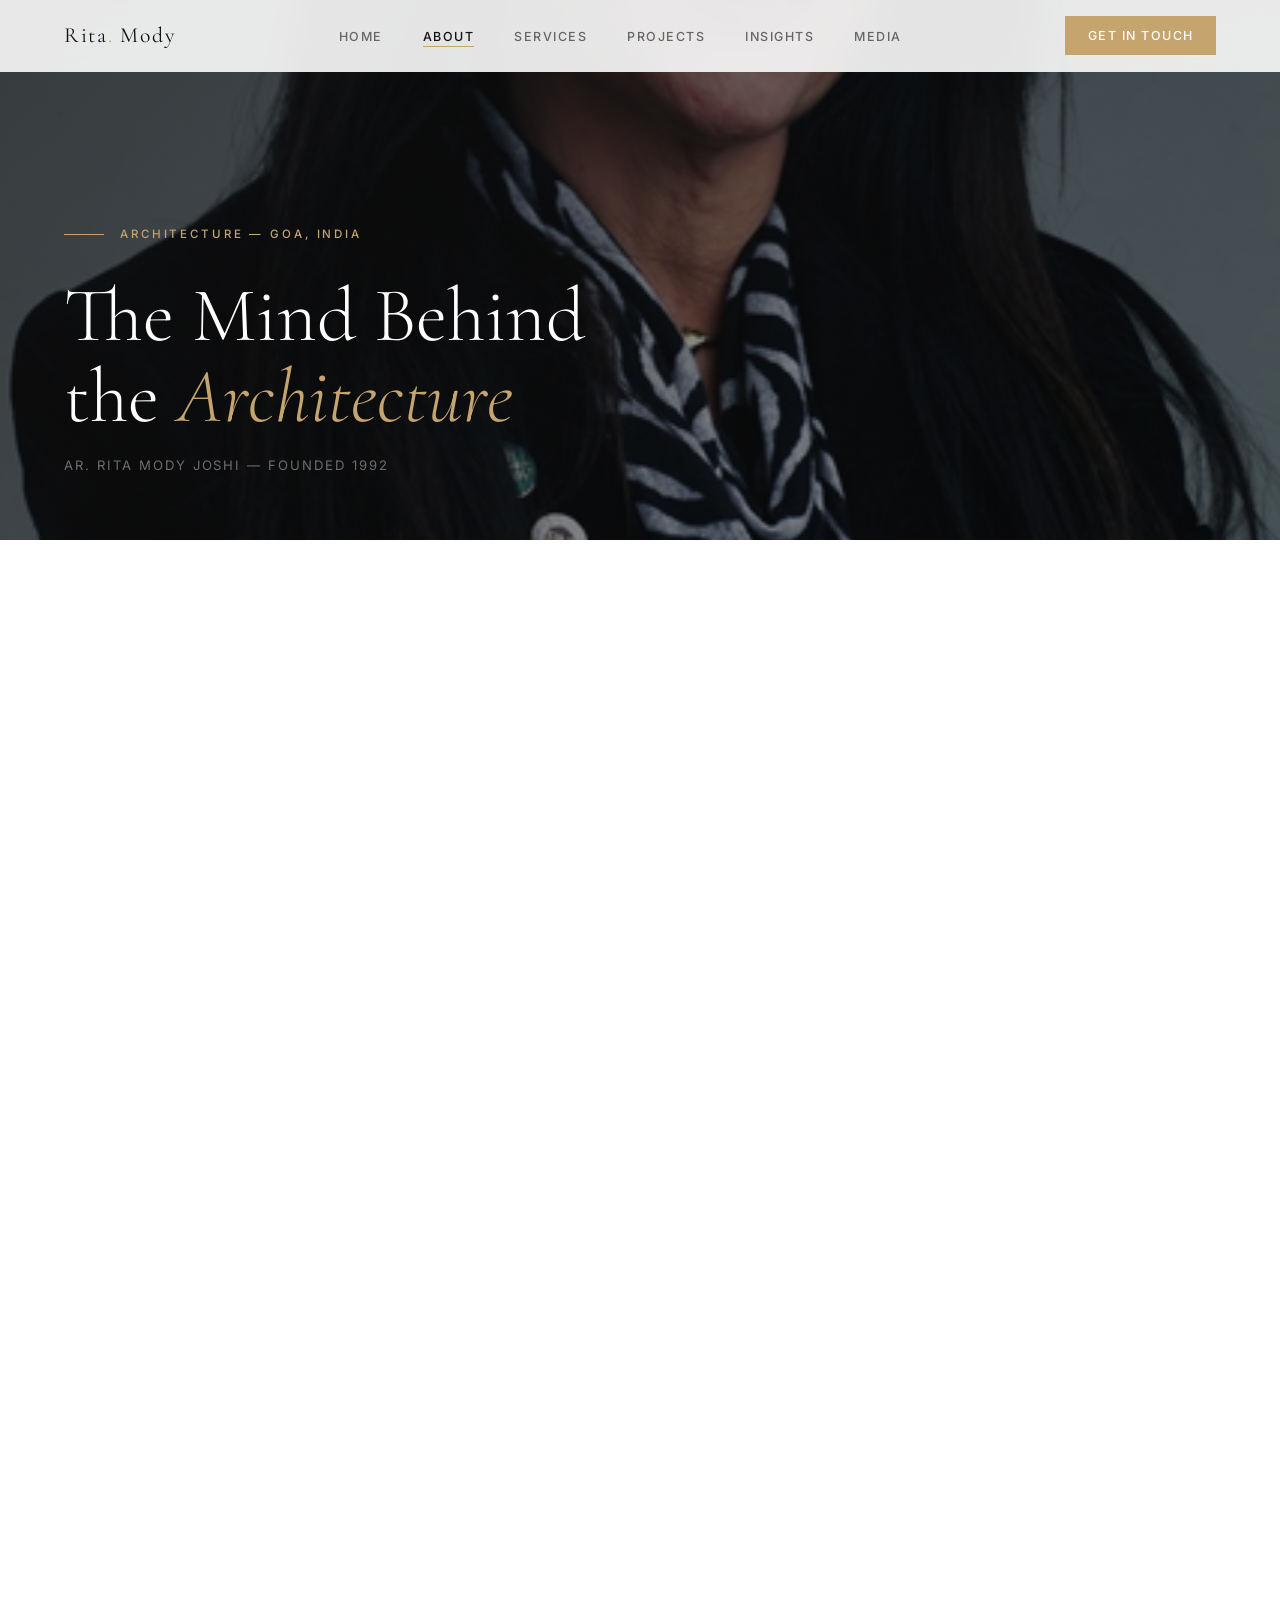
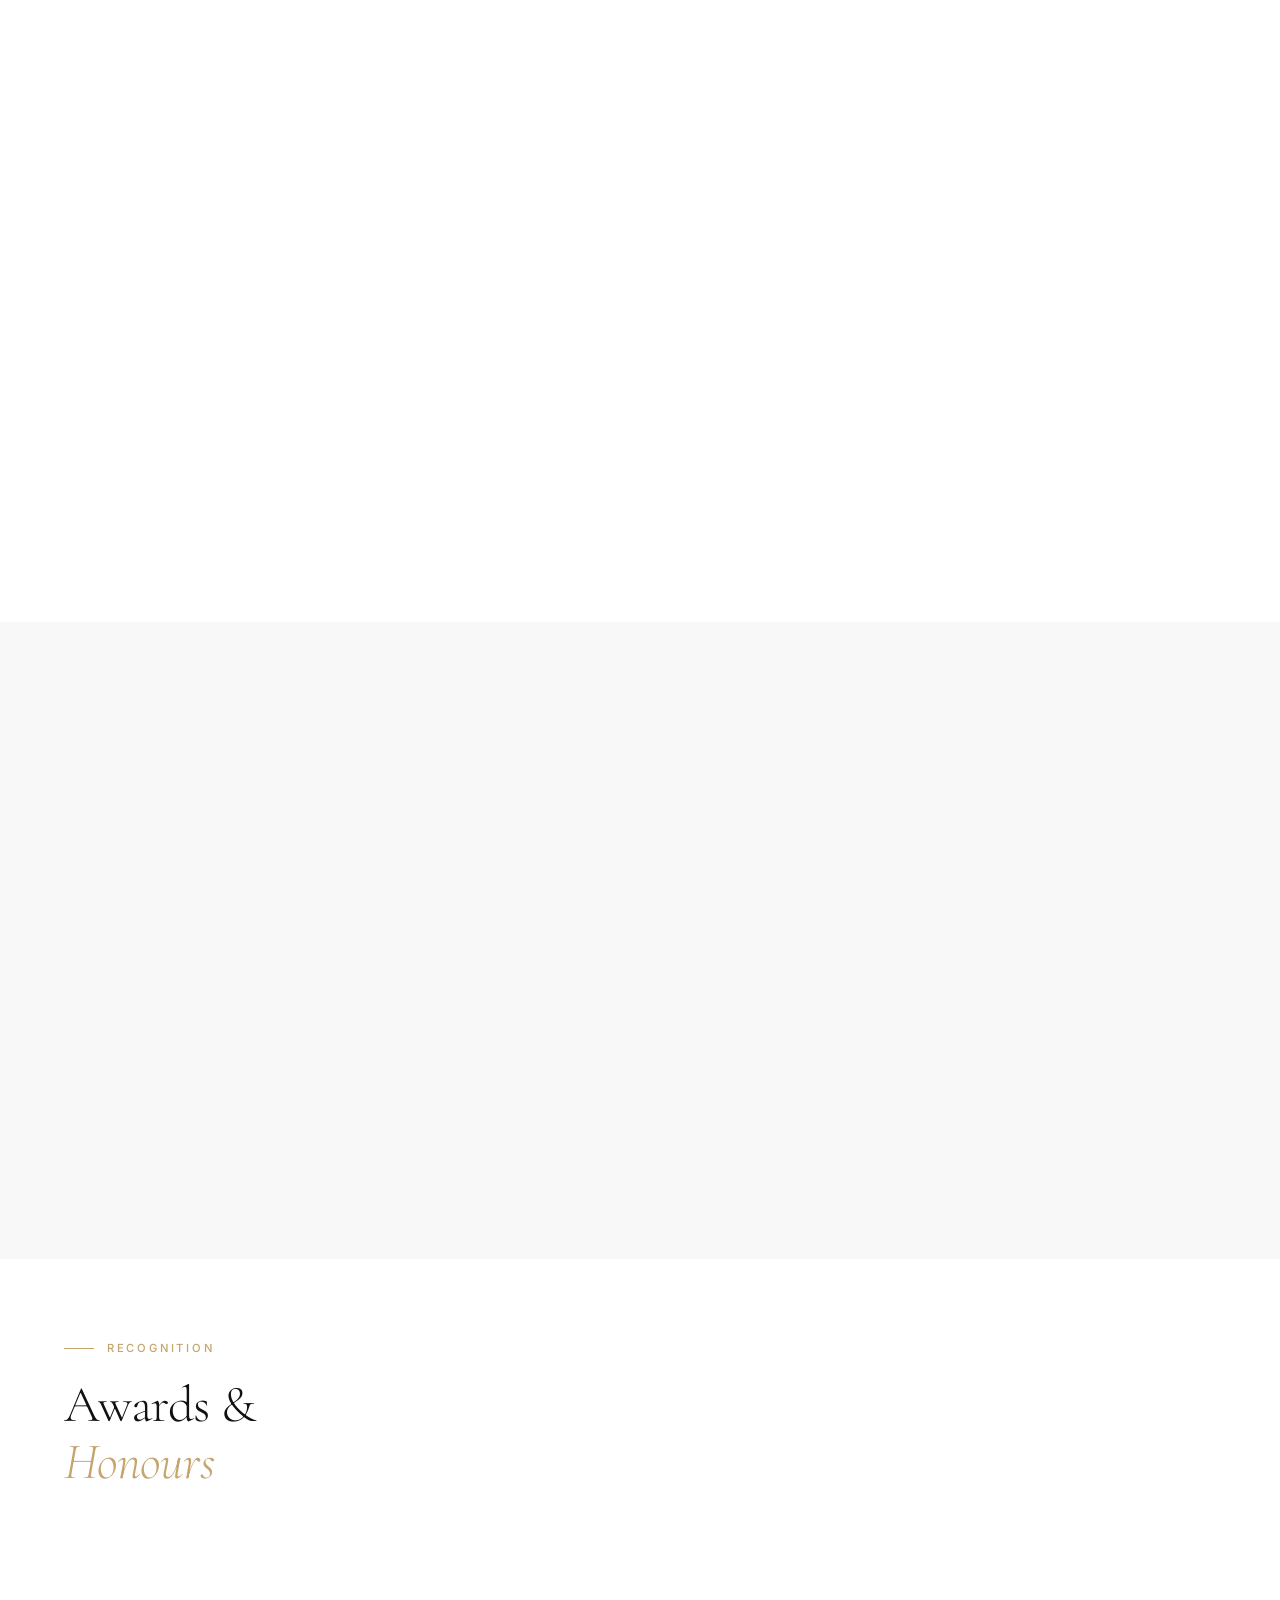
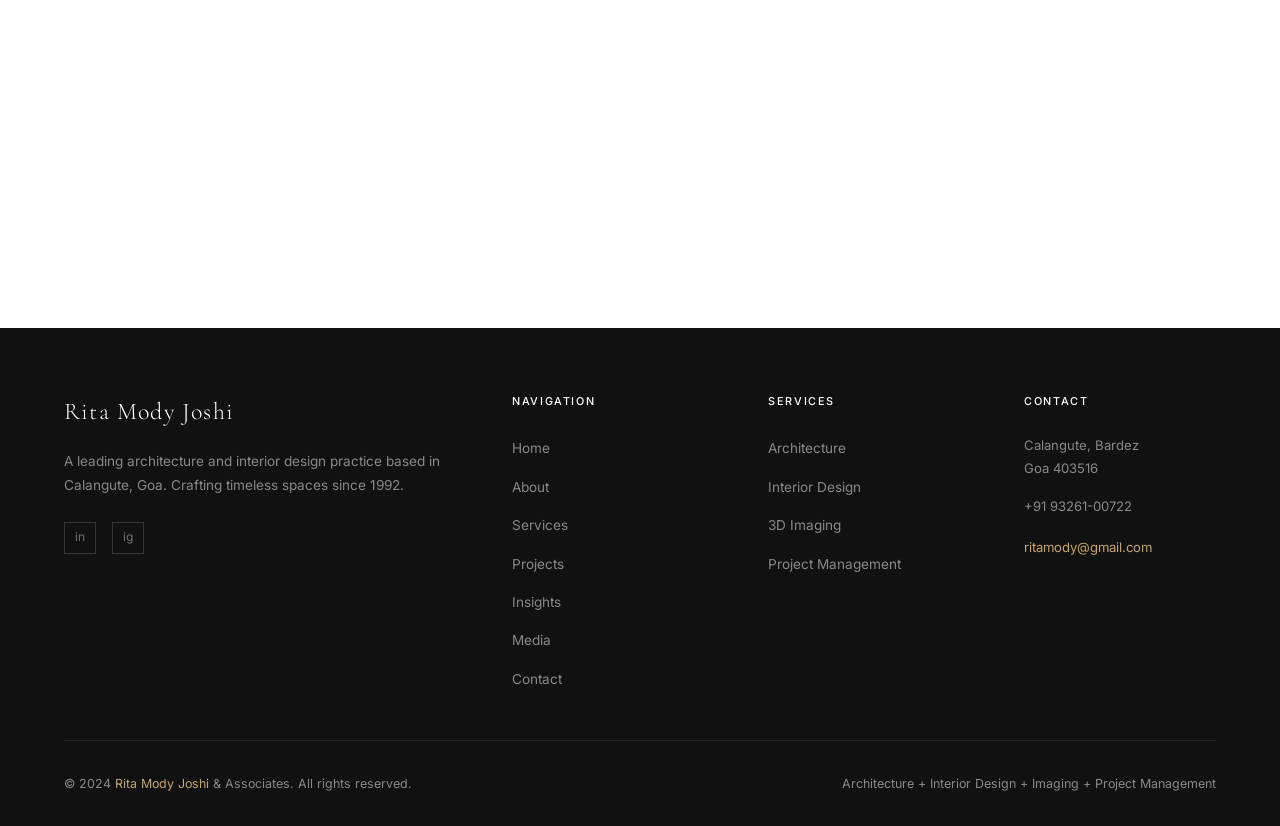
<file: about.html>
﻿<!DOCTYPE html>
<html lang="en">
<head>
<meta charset="UTF-8">
<meta name="viewport" content="width=device-width, initial-scale=1.0">
<title>About - Rita Mody Joshi</title>
<link rel="preconnect" href="https://fonts.googleapis.com">
<link rel="preconnect" href="https://fonts.gstatic.com" crossorigin>
<link href="https://fonts.googleapis.com/css2?family=Cormorant+Garamond:ital,wght@0,300;0,400;0,500;0,600;1,300;1,400&family=Inter:wght@300;400;500;600&display=swap" rel="stylesheet">
<link rel="stylesheet" href="style.css">
</head>
<body>
<div id="loader">
  <div class="loader-inner">
    <div class="loader-logo">Rita Mody Joshi</div>
    <div class="loader-bar"></div>
  </div>
</div>

<nav id="main-nav">
  <a class="nav-logo" href="index.html">Rita<span>.</span> Mody</a>
  <ul class="nav-links">
    <li><a href="index.html" data-page="home">Home</a></li>
    <li><a href="about.html" data-page="about" class="active">About</a></li>
    <li><a href="services.html" data-page="services">Services</a></li>
    <li><a href="projects.html" data-page="projects">Projects</a></li>
    <li><a href="insights.html" data-page="insights">Insights</a></li>
    <li><a href="media.html" data-page="media">Media</a></li>
  </ul>
  <a class="nav-cta" href="contact.html">Get in Touch</a>
  <button class="hamburger" id="hamburger" onclick="toggleMobile()">
    <span></span><span></span><span></span>
  </button>
</nav>

<div class="mobile-menu" id="mobile-menu">
  <a href="index.html" onclick="closeMobile()">Home</a>
  <a href="about.html" onclick="closeMobile()">About</a>
  <a href="services.html" onclick="closeMobile()">Services</a>
  <a href="projects.html" onclick="closeMobile()">Projects</a>
  <a href="insights.html" onclick="closeMobile()">Insights</a>
  <a href="media.html" onclick="closeMobile()">Media</a>
  <a href="contact.html" onclick="closeMobile()">Contact</a>
</div>
<main>
<div class="about-hero has-photo" style="background-image:url('images/About1.jpg');">
    <div class="about-hero-content">
      <div class="hero-eyebrow" style="animation:none;opacity:1;">Architecture — Goa, India</div>
      <h1 class="about-hero-title">The Mind Behind<br>the <em>Architecture</em></h1>
      <div class="about-hero-sub">Ar. Rita Mody Joshi — Founded 1992</div>
    </div>
  </div>

  <section class="about-bio-section">
    <div class="about-bio-inner">
      <div class="about-sidebar reveal">
        <div class="about-detail-item">
          <div class="about-detail-label">Full Name</div>
          <div class="about-detail-val">Ar. Rita Mody Joshi</div>
        </div>
        <div class="about-detail-item">
          <div class="about-detail-label">Date of Birth</div>
          <div class="about-detail-val">30th October 1959<br>Jamshedpur</div>
        </div>
        <div class="about-detail-item">
          <div class="about-detail-label">Office Address</div>
          <div class="about-detail-val">H.No. 2/455 A, Chogm House,<br>Chogm Road, Naika Waddo,<br>Calangute, Bardez, Goa 403516</div>
        </div>
        <div class="about-detail-item">
          <div class="about-detail-label">Contact</div>
          <div class="about-detail-val">+91 93261-00722<br>ritamody@gmail.com</div>
        </div>
        <div class="about-detail-item">
          <div class="about-detail-label">Practice Founded</div>
          <div class="about-detail-val">1992</div>
        </div>
      </div>
      <div class="about-main-content reveal reveal-delay-2">
        <div class="section-label">Biography</div>
        <h2 class="about-main-title">Shaping Goa's Built Environment for Over Two Decades</h2>
        <p class="about-main-text">Ar. Rita Mody Joshi established her practice in 1992, bringing to Goa a rare combination of rigorous technical training and an intuitive sensitivity for place. Educated at CEPT Ahmedabad — one of India's foremost schools of architecture — she developed a design philosophy that honors local traditions while embracing contemporary needs.</p>
        <p class="about-main-text">Her firm works across architects, interior designers, and graphic specialists, focusing on execution and planning. Rita is known for understanding client needs deeply — an approach that has earned her an unwavering reputation for delivering spaces that are not just beautiful but genuinely livable and purposeful.</p>
        <p class="about-main-text">Beyond practice, Rita has contributed to architectural education as Visiting Faculty at Goa College of Architecture and through workshops at Manipal Institute, where she has presented design papers and mentored the next generation of architects.</p>

        <div class="section-label" style="margin-top:3rem;">Educational Qualifications</div>
        <div class="timeline">
          <div class="timeline-item">
            <div class="timeline-year">Pre-Science</div>
            <div class="timeline-content">
              <div class="timeline-title">Mt. Carmel College, Bangalore</div>
              <div class="timeline-desc">2-year Pre-Science programme — Karnataka</div>
            </div>
          </div>
          <div class="timeline-item">
            <div class="timeline-year">B.Arch</div>
            <div class="timeline-content">
              <div class="timeline-title">CEPT University, Ahmedabad</div>
              <div class="timeline-desc">5-year Bachelor of Architecture degree — Gujarat</div>
            </div>
          </div>
          <div class="timeline-item">
            <div class="timeline-year">AutoCAD</div>
            <div class="timeline-content">
              <div class="timeline-title">E.D.C. Centre, Panjim</div>
              <div class="timeline-desc">Computer-aided drafting certification — Goa</div>
            </div>
          </div>
        </div>

        <div class="section-label" style="margin-top:3rem;">Professional Experience</div>
        <div class="timeline">
          <div class="timeline-item">
            <div class="timeline-year">1982–1983</div>
            <div class="timeline-content">
              <div class="timeline-title">Architecture Trainee</div>
              <div class="timeline-desc">International exposure — Malaysia</div>
            </div>
          </div>
          <div class="timeline-item">
            <div class="timeline-year">1985–1986</div>
            <div class="timeline-content">
              <div class="timeline-title">Low-Cost Housing Projects</div>
              <div class="timeline-desc">Affordable housing design and planning — New Delhi</div>
            </div>
          </div>
          <div class="timeline-item">
            <div class="timeline-year">1986–1987</div>
            <div class="timeline-content">
              <div class="timeline-title">India Habitat Centre</div>
              <div class="timeline-desc">Institutional architecture — New Delhi</div>
            </div>
          </div>
          <div class="timeline-item">
            <div class="timeline-year">1992–Present</div>
            <div class="timeline-content">
              <div class="timeline-title">Principal Architect — Rita Mody Joshi & Associates</div>
              <div class="timeline-desc">Founding and leading her own full-service architecture and interior design practice in Goa</div>
            </div>
          </div>
        </div>
      </div>
    </div>
  </section>

  <section class="memberships-section reveal">
    <div class="section-label">Professional Standing</div>
    <h2 class="section-title">Memberships &<br><em>Registrations</em></h2>
    <div class="memberships-grid" style="margin-top:3rem;">
      <div class="membership-item reveal">
        <div class="membership-name">Council of Architecture</div>
        <div class="membership-type">Registered Member</div>
      </div>
      <div class="membership-item reveal reveal-delay-1">
        <div class="membership-name">IIID Goa Chapter</div>
        <div class="membership-type">Interior Designers Institute — Member</div>
      </div>
      <div class="membership-item reveal reveal-delay-2">
        <div class="membership-name">IIW Women Network</div>
        <div class="membership-type">Member</div>
      </div>
      <div class="membership-item reveal reveal-delay-1">
        <div class="membership-name">Public Works Department</div>
        <div class="membership-type">Registered — Panaji & Vasco</div>
      </div>
      <div class="membership-item reveal reveal-delay-2">
        <div class="membership-name">Planning & Development Authority</div>
        <div class="membership-type">Registered Architect</div>
      </div>
      <div class="membership-item reveal reveal-delay-3">
        <div class="membership-name">Indian Green Building Council</div>
        <div class="membership-type">Registered Member</div>
      </div>
    </div>
  </section>

  <section class="awards-section">
    <div class="section-label">Recognition</div>
    <h2 class="section-title">Awards &<br><em>Honours</em></h2>
    <div class="awards-list">
      <div class="award-item reveal">
        <div class="award-year">2014–15</div>
        <div>
          <div class="award-name">BNI Maximum Referrals Award</div>
          <div class="award-desc">Business Network International — Goa Region</div>
        </div>
      </div>
      <div class="award-item reveal reveal-delay-1">
        <div class="award-year">Multiple</div>
        <div>
          <div class="award-name">Goa Region Architecture Awards</div>
          <div class="award-desc">Regional recognition for design excellence</div>
        </div>
      </div>
      <div class="award-item reveal reveal-delay-2">
        <div class="award-year">Ongoing</div>
        <div>
          <div class="award-name">Award Winning Practice</div>
          <div class="award-desc">Multiple national and regional recognitions across residential and hospitality categories</div>
        </div>
      </div>
    </div>
  </section>
</main>
<footer id="main-footer">
  <div class="footer-top">
    <div>
      <div class="footer-brand-name">Rita Mody Joshi</div>
      <p class="footer-brand-desc">A leading architecture and interior design practice based in Calangute, Goa. Crafting timeless spaces since 1992.</p>
      <div style="display:flex;gap:1rem;margin-top:1.5rem;">
        <div style="width:32px;height:32px;border:1px solid rgba(255,255,255,0.15);display:flex;align-items:center;justify-content:center;cursor:pointer;font-size:0.75rem;color:rgba(255,255,255,0.4);transition:all 0.3s;" onmouseover="this.style.borderColor='var(--gold)';this.style.color='var(--gold)'" onmouseout="this.style.borderColor='rgba(255,255,255,0.15)';this.style.color='rgba(255,255,255,0.4)'">in</div>
        <div style="width:32px;height:32px;border:1px solid rgba(255,255,255,0.15);display:flex;align-items:center;justify-content:center;cursor:pointer;font-size:0.75rem;color:rgba(255,255,255,0.4);transition:all 0.3s;" onmouseover="this.style.borderColor='var(--gold)';this.style.color='var(--gold)'" onmouseout="this.style.borderColor='rgba(255,255,255,0.15)';this.style.color='rgba(255,255,255,0.4)'">ig</div>
      </div>
    </div>
    <div>
      <div class="footer-col-title">Navigation</div>
      <ul class="footer-links">
        <li><a href="index.html">Home</a></li>
        <li><a href="about.html">About</a></li>
        <li><a href="services.html">Services</a></li>
        <li><a href="projects.html">Projects</a></li>
        <li><a href="insights.html">Insights</a></li>
        <li><a href="media.html">Media</a></li>
        <li><a href="contact.html">Contact</a></li>
      </ul>
    </div>
    <div>
      <div class="footer-col-title">Services</div>
      <ul class="footer-links">
        <li><a href="services.html">Architecture</a></li>
        <li><a href="services.html">Interior Design</a></li>
        <li><a href="services.html">3D Imaging</a></li>
        <li><a href="services.html">Project Management</a></li>
      </ul>
    </div>
    <div>
      <div class="footer-col-title">Contact</div>
      <ul class="footer-links" style="gap:1rem;">
        <li style="color:rgba(255,255,255,0.5);font-size:0.82rem;line-height:1.7;">Calangute, Bardez<br>Goa 403516</li>
        <li style="color:rgba(255,255,255,0.5);font-size:0.82rem;">+91 93261-00722</li>
        <li><a href="mailto:ritamody@gmail.com" style="color:var(--gold);font-size:0.82rem;">ritamody@gmail.com</a></li>
      </ul>
    </div>
  </div>
  <div class="footer-bottom">
    <div>&copy; 2024 <span class="footer-gold">Rita Mody Joshi</span> &amp; Associates. All rights reserved.</div>
    <div>Architecture + Interior Design + Imaging + Project Management</div>
  </div>
</footer>
<script src="script.js"></script>
</body>
</html>
</file>
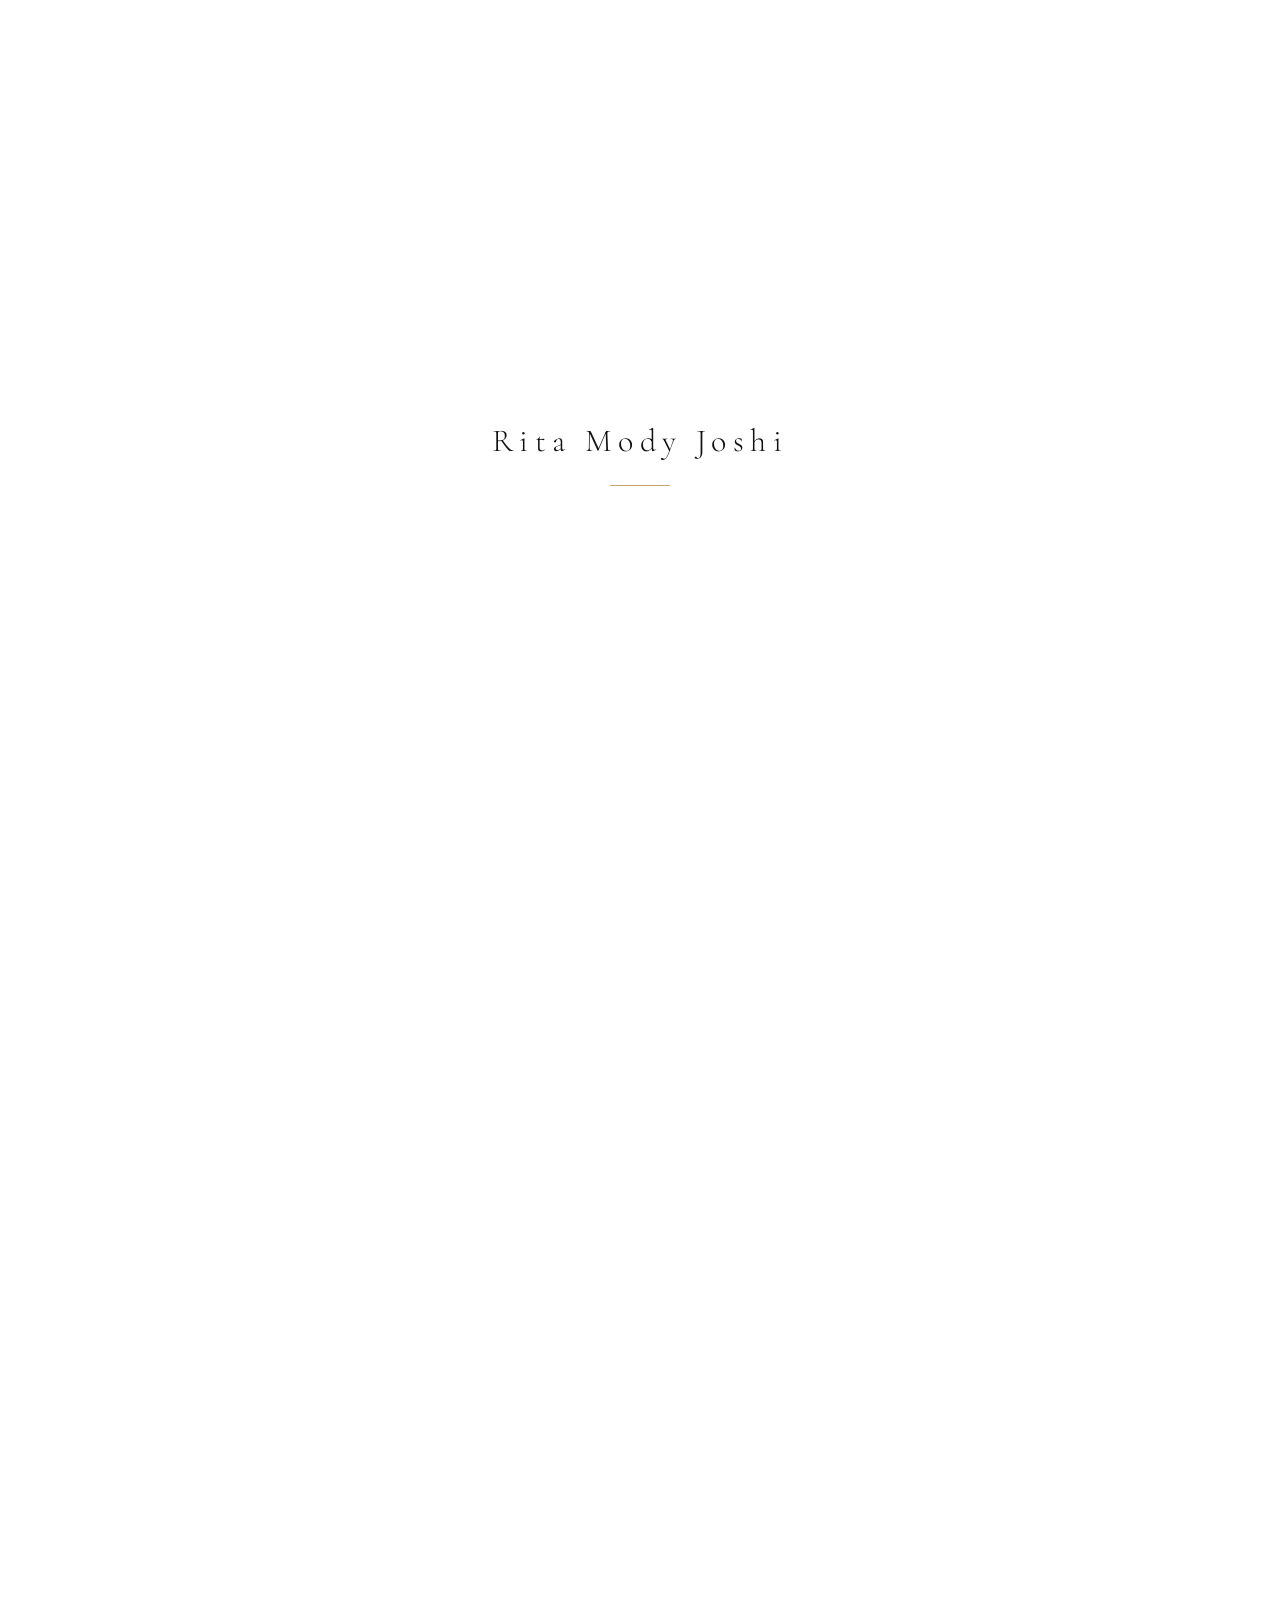
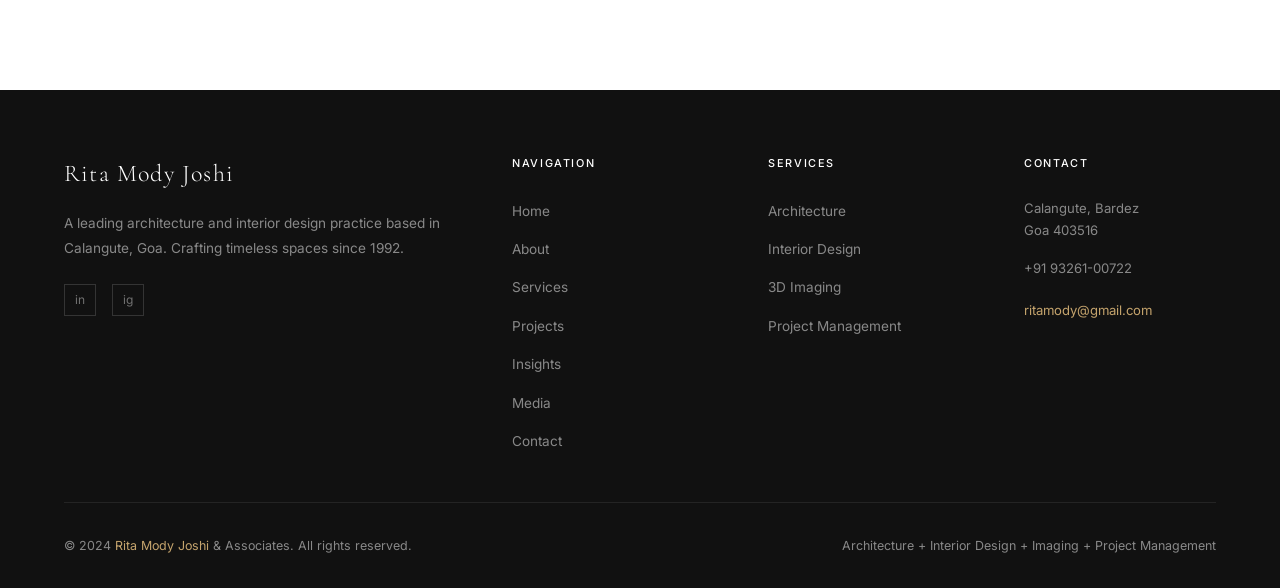
<file: contact.html>
﻿<!DOCTYPE html>
<html lang="en">
<head>
<meta charset="UTF-8">
<meta name="viewport" content="width=device-width, initial-scale=1.0">
<title>Contact - Rita Mody Joshi</title>
<link rel="preconnect" href="https://fonts.googleapis.com">
<link rel="preconnect" href="https://fonts.gstatic.com" crossorigin>
<link href="https://fonts.googleapis.com/css2?family=Cormorant+Garamond:ital,wght@0,300;0,400;0,500;0,600;1,300;1,400&family=Inter:wght@300;400;500;600&display=swap" rel="stylesheet">
<link rel="stylesheet" href="style.css">
</head>
<body>
<div id="loader">
  <div class="loader-inner">
    <div class="loader-logo">Rita Mody Joshi</div>
    <div class="loader-bar"></div>
  </div>
</div>

<nav id="main-nav">
  <a class="nav-logo" href="index.html">Rita<span>.</span> Mody</a>
  <ul class="nav-links">
    <li><a href="index.html" data-page="home">Home</a></li>
    <li><a href="about.html" data-page="about">About</a></li>
    <li><a href="services.html" data-page="services">Services</a></li>
    <li><a href="projects.html" data-page="projects">Projects</a></li>
    <li><a href="insights.html" data-page="insights">Insights</a></li>
    <li><a href="media.html" data-page="media">Media</a></li>
  </ul>
  <a class="nav-cta" href="contact.html">Get in Touch</a>
  <button class="hamburger" id="hamburger" onclick="toggleMobile()">
    <span></span><span></span><span></span>
  </button>
</nav>

<div class="mobile-menu" id="mobile-menu">
  <a href="index.html" onclick="closeMobile()">Home</a>
  <a href="about.html" onclick="closeMobile()">About</a>
  <a href="services.html" onclick="closeMobile()">Services</a>
  <a href="projects.html" onclick="closeMobile()">Projects</a>
  <a href="insights.html" onclick="closeMobile()">Insights</a>
  <a href="media.html" onclick="closeMobile()">Media</a>
  <a href="contact.html" onclick="closeMobile()">Contact</a>
</div>
<main>
<div class="contact-hero">
    <div>
      <div class="section-label">Connect With Us</div>
      <h1 class="contact-hero-title">Why not<br>say <em>hello?</em></h1>
      <p style="font-size:0.9rem;color:var(--text-muted);margin-top:0.8rem;">Write to us via the form below, or send us an email directly.</p>
    </div>
  </div>

  <section class="contact-main">
    <div class="contact-main-grid">
      <div class="contact-big-form reveal">
        <div class="section-label">Send a Message</div>
        <h2 class="section-title" style="margin-bottom:2.5rem;">Start Your<br><em>Project</em> Today</h2>
        <div class="big-form-row">
          <div class="big-form-group">
            <label class="form-label">Name *</label>
            <input class="form-input" type="text" placeholder="Your full name">
          </div>
          <div class="big-form-group">
            <label class="form-label">Email *</label>
            <input class="form-input" type="email" placeholder="you@email.com">
          </div>
        </div>
        <div class="big-form-row">
          <div class="big-form-group">
            <label class="form-label">Phone</label>
            <input class="form-input" type="tel" placeholder="+91 XXXXX XXXXX">
          </div>
          <div class="big-form-group">
            <label class="form-label">Service Required</label>
            <select class="form-select">
              <option>Architecture</option>
              <option>Interior Design</option>
              <option>Imaging</option>
              <option>Project Management</option>
              <option>Consultation</option>
            </select>
          </div>
        </div>
        <div class="big-form-row">
          <div class="big-form-group full">
            <label class="form-label">Subject</label>
            <input class="form-input" type="text" placeholder="What is this about?">
          </div>
        </div>
        <div class="big-form-row">
          <div class="big-form-group full">
            <label class="form-label">Message *</label>
            <textarea class="form-textarea" style="min-height:180px;" placeholder="Tell us about your project, timeline, and budget..."></textarea>
          </div>
        </div>
        <button class="btn-primary" style="width:100%;justify-content:center;padding:1.2rem;">Send Message ↗</button>
      </div>

      <div class="reveal reveal-delay-2">
        <div class="contact-details-panel">
          <div class="contact-panel-title">Get in Touch</div>
          <div class="contact-detail">
            <div class="contact-detail-label">Phone</div>
            <div class="contact-detail-val">+91 93261-00722<br>+91 98221-03551</div>
          </div>
          <div class="contact-detail">
            <div class="contact-detail-label">Email</div>
            <div class="contact-detail-val">ritamody@gmail.com</div>
          </div>
          <div class="contact-detail">
            <div class="contact-detail-label">Office Address</div>
            <div class="contact-detail-val">H.No. 2/455 A, Chogm House,<br>Chogm Road, Naika Waddo,<br>Calangute, Bardez, Goa 403516</div>
          </div>
          <div class="contact-detail">
            <div class="contact-detail-label">Working Hours</div>
            <div class="contact-detail-val">
              Mon–Fri: 10:00am – 6:00pm<br>
              Saturday: 10:00am – 2:00pm<br>
              Sunday: Closed
            </div>
          </div>
        </div>

        <div style="margin-top:2rem;padding:2rem;background:var(--text);">
          <div style="font-family:var(--font-serif);font-size:1.5rem;font-weight:300;color:var(--white);margin-bottom:0.8rem;">Let's Build Something Together</div>
          <p style="font-size:0.85rem;color:rgba(255,255,255,0.5);line-height:1.8;margin-bottom:1.5rem;">We offer a complimentary 30-minute initial consultation for all new enquiries. Reach out and we'll respond within 24 hours.</p>
          <div style="display:flex;align-items:center;gap:0.8rem;">
            <div style="width:8px;height:8px;background:var(--gold);border-radius:50%;animation:pulse 2s infinite;"></div>
            <span style="font-size:0.78rem;color:rgba(255,255,255,0.5);letter-spacing:0.1em;text-transform:uppercase;">Currently Accepting New Projects</span>
          </div>
        </div>
      </div>
    </div>
  </section>
</main>
<footer id="main-footer">
  <div class="footer-top">
    <div>
      <div class="footer-brand-name">Rita Mody Joshi</div>
      <p class="footer-brand-desc">A leading architecture and interior design practice based in Calangute, Goa. Crafting timeless spaces since 1992.</p>
      <div style="display:flex;gap:1rem;margin-top:1.5rem;">
        <div style="width:32px;height:32px;border:1px solid rgba(255,255,255,0.15);display:flex;align-items:center;justify-content:center;cursor:pointer;font-size:0.75rem;color:rgba(255,255,255,0.4);transition:all 0.3s;" onmouseover="this.style.borderColor='var(--gold)';this.style.color='var(--gold)'" onmouseout="this.style.borderColor='rgba(255,255,255,0.15)';this.style.color='rgba(255,255,255,0.4)'">in</div>
        <div style="width:32px;height:32px;border:1px solid rgba(255,255,255,0.15);display:flex;align-items:center;justify-content:center;cursor:pointer;font-size:0.75rem;color:rgba(255,255,255,0.4);transition:all 0.3s;" onmouseover="this.style.borderColor='var(--gold)';this.style.color='var(--gold)'" onmouseout="this.style.borderColor='rgba(255,255,255,0.15)';this.style.color='rgba(255,255,255,0.4)'">ig</div>
      </div>
    </div>
    <div>
      <div class="footer-col-title">Navigation</div>
      <ul class="footer-links">
        <li><a href="index.html">Home</a></li>
        <li><a href="about.html">About</a></li>
        <li><a href="services.html">Services</a></li>
        <li><a href="projects.html">Projects</a></li>
        <li><a href="insights.html">Insights</a></li>
        <li><a href="media.html">Media</a></li>
        <li><a href="contact.html">Contact</a></li>
      </ul>
    </div>
    <div>
      <div class="footer-col-title">Services</div>
      <ul class="footer-links">
        <li><a href="services.html">Architecture</a></li>
        <li><a href="services.html">Interior Design</a></li>
        <li><a href="services.html">3D Imaging</a></li>
        <li><a href="services.html">Project Management</a></li>
      </ul>
    </div>
    <div>
      <div class="footer-col-title">Contact</div>
      <ul class="footer-links" style="gap:1rem;">
        <li style="color:rgba(255,255,255,0.5);font-size:0.82rem;line-height:1.7;">Calangute, Bardez<br>Goa 403516</li>
        <li style="color:rgba(255,255,255,0.5);font-size:0.82rem;">+91 93261-00722</li>
        <li><a href="mailto:ritamody@gmail.com" style="color:var(--gold);font-size:0.82rem;">ritamody@gmail.com</a></li>
      </ul>
    </div>
  </div>
  <div class="footer-bottom">
    <div>&copy; 2024 <span class="footer-gold">Rita Mody Joshi</span> &amp; Associates. All rights reserved.</div>
    <div>Architecture + Interior Design + Imaging + Project Management</div>
  </div>
</footer>
<script src="script.js"></script>
</body>
</html>
</file>
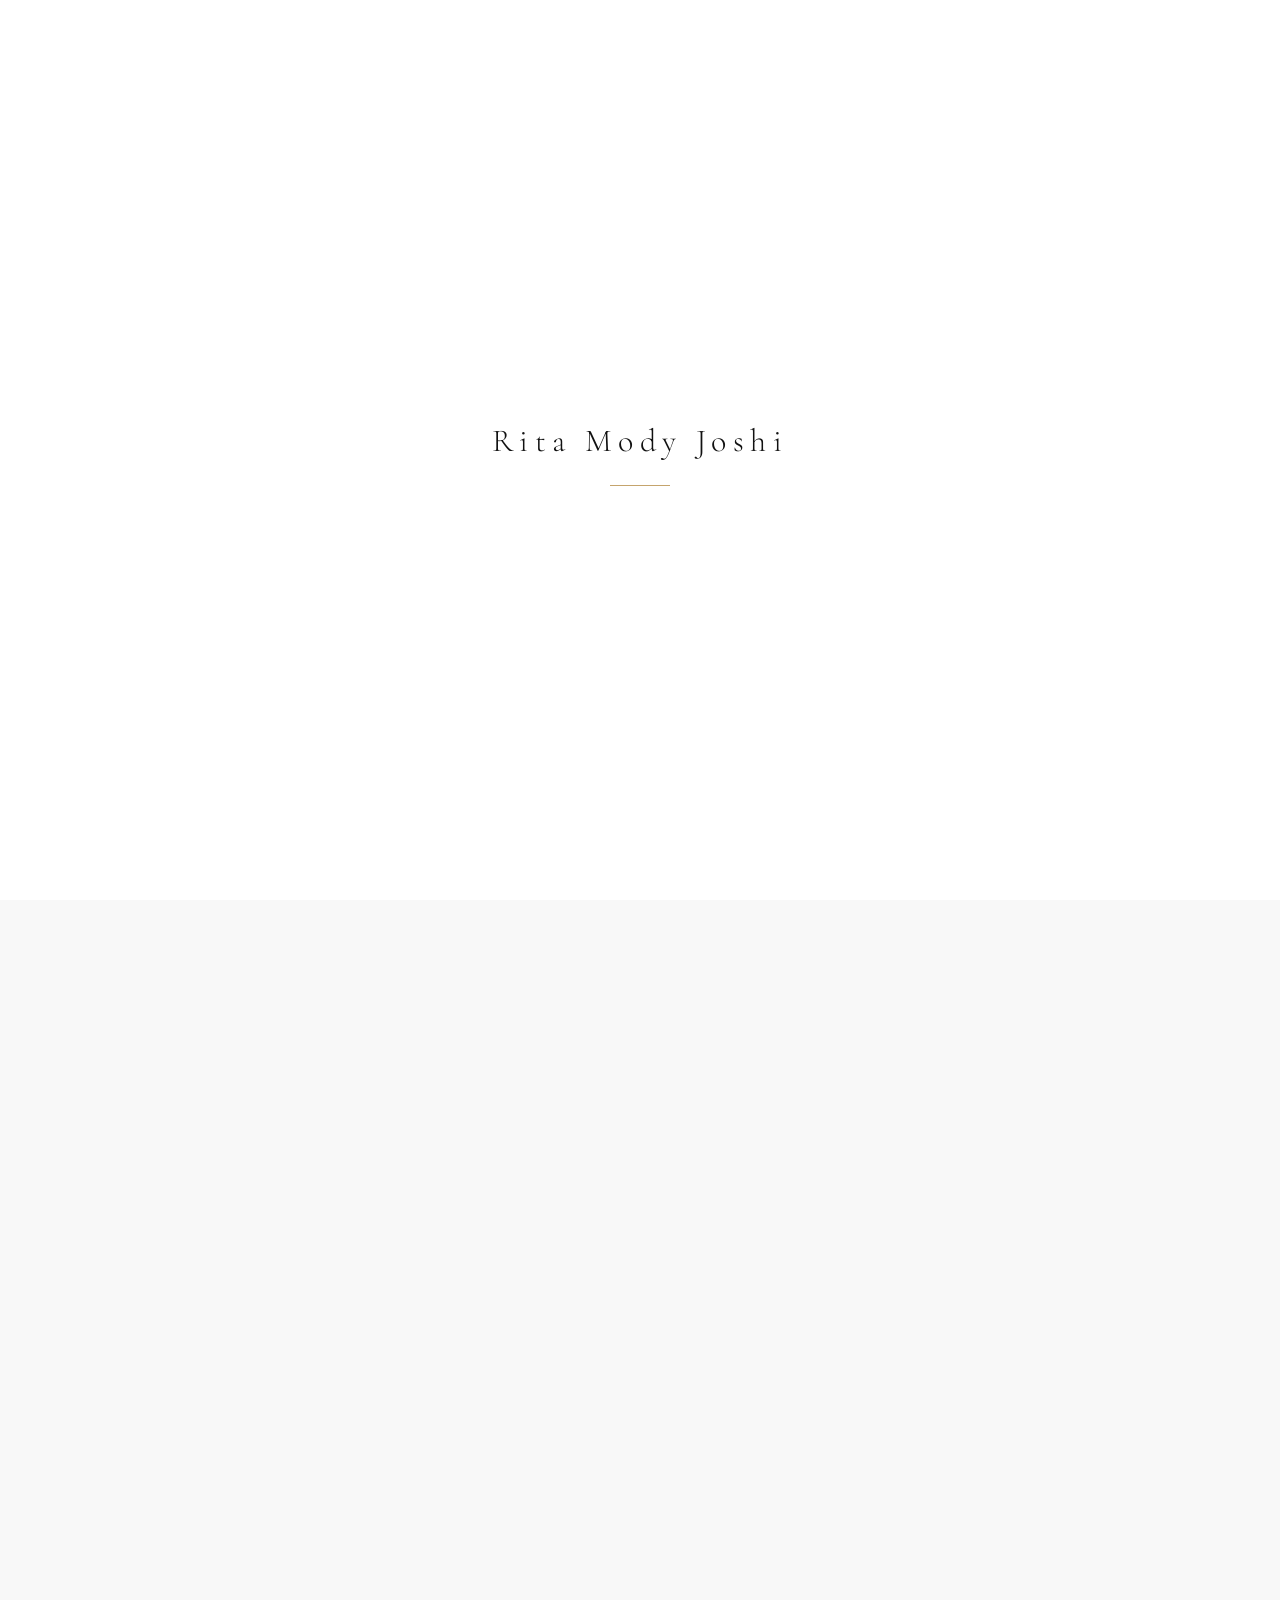
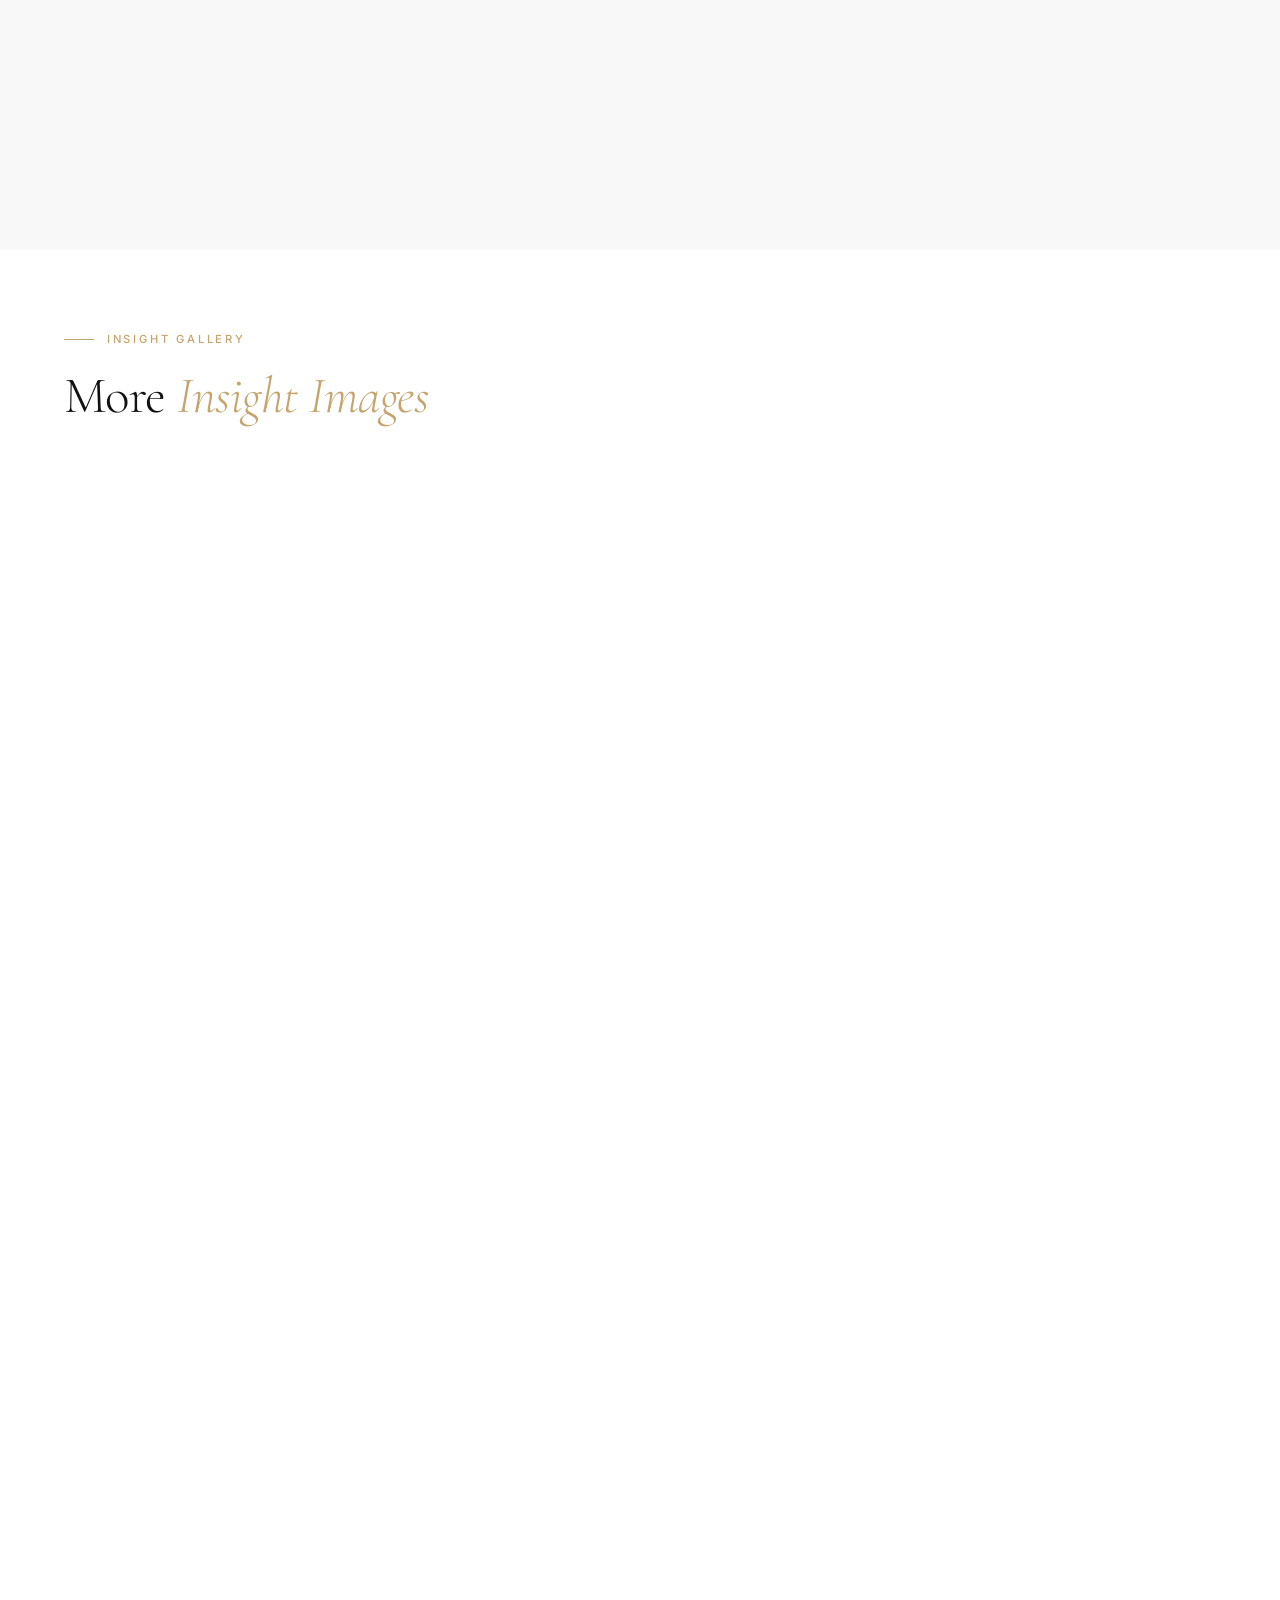
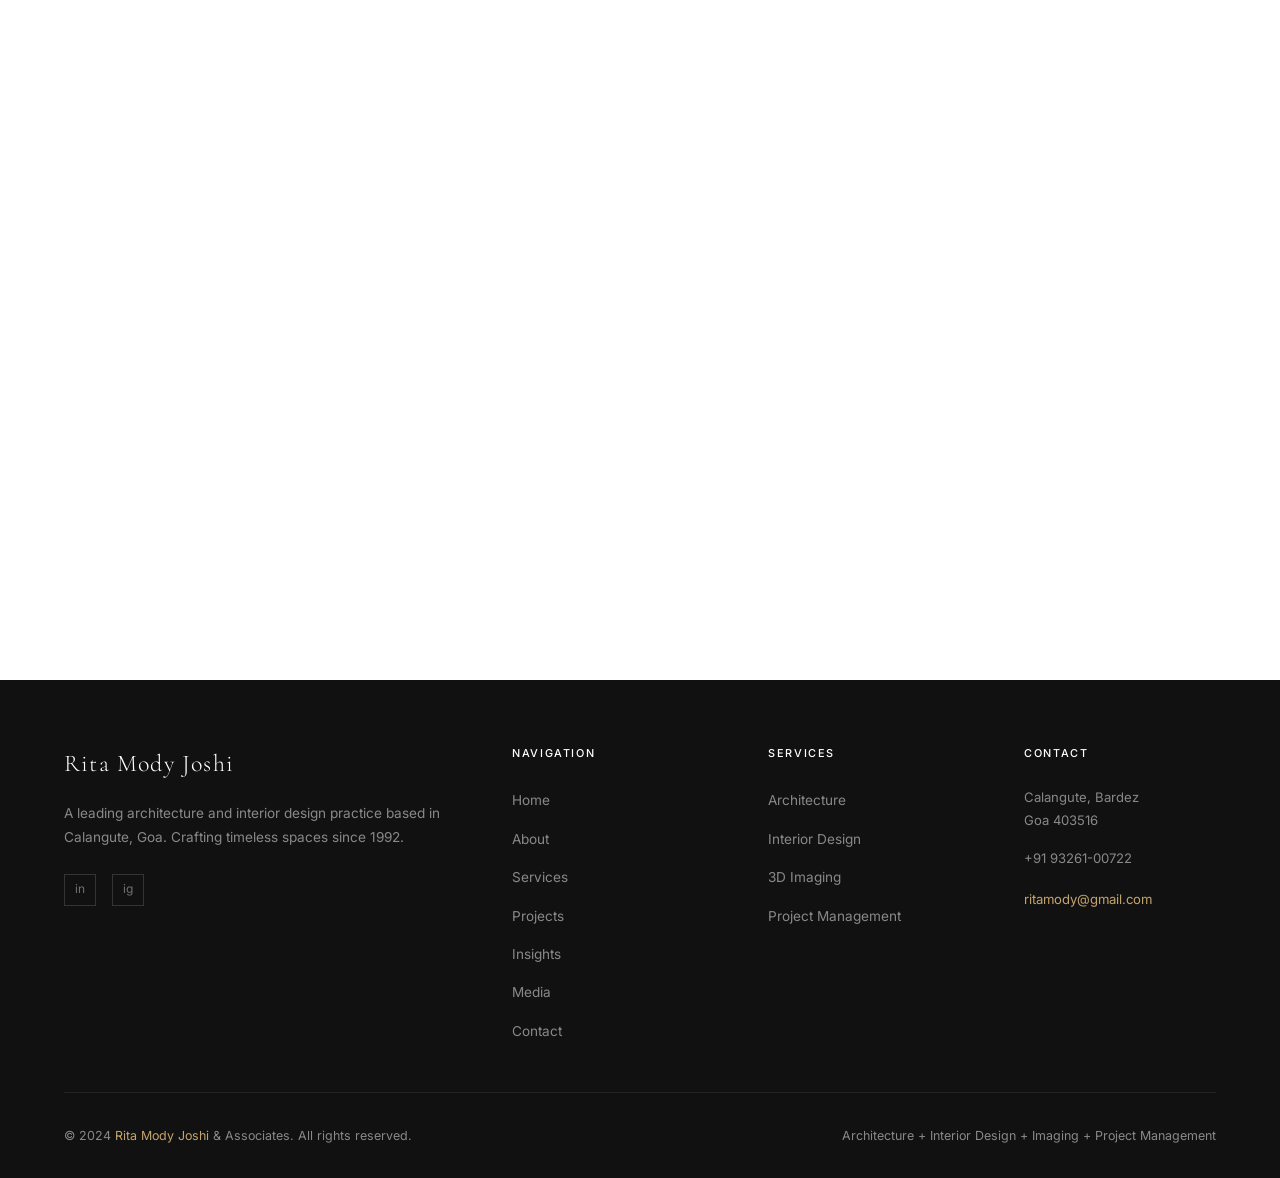
<file: insights.html>
﻿<!DOCTYPE html>
<html lang="en">
<head>
<meta charset="UTF-8">
<meta name="viewport" content="width=device-width, initial-scale=1.0">
<title>Insights - Rita Mody Joshi</title>
<link rel="preconnect" href="https://fonts.googleapis.com">
<link rel="preconnect" href="https://fonts.gstatic.com" crossorigin>
<link href="https://fonts.googleapis.com/css2?family=Cormorant+Garamond:ital,wght@0,300;0,400;0,500;0,600;1,300;1,400&family=Inter:wght@300;400;500;600&display=swap" rel="stylesheet">
<link rel="stylesheet" href="style.css">
</head>
<body>
<div id="loader">
  <div class="loader-inner">
    <div class="loader-logo">Rita Mody Joshi</div>
    <div class="loader-bar"></div>
  </div>
</div>

<nav id="main-nav">
  <a class="nav-logo" href="index.html">Rita<span>.</span> Mody</a>
  <ul class="nav-links">
    <li><a href="index.html" data-page="home">Home</a></li>
    <li><a href="about.html" data-page="about">About</a></li>
    <li><a href="services.html" data-page="services">Services</a></li>
    <li><a href="projects.html" data-page="projects">Projects</a></li>
    <li><a href="insights.html" data-page="insights" class="active">Insights</a></li>
    <li><a href="media.html" data-page="media">Media</a></li>
  </ul>
  <a class="nav-cta" href="contact.html">Get in Touch</a>
  <button class="hamburger" id="hamburger" onclick="toggleMobile()">
    <span></span><span></span><span></span>
  </button>
</nav>

<div class="mobile-menu" id="mobile-menu">
  <a href="index.html" onclick="closeMobile()">Home</a>
  <a href="about.html" onclick="closeMobile()">About</a>
  <a href="services.html" onclick="closeMobile()">Services</a>
  <a href="projects.html" onclick="closeMobile()">Projects</a>
  <a href="insights.html" onclick="closeMobile()">Insights</a>
  <a href="media.html" onclick="closeMobile()">Media</a>
  <a href="contact.html" onclick="closeMobile()">Contact</a>
</div>
<main>
<div class="insights-hero">
    <div>
      <div class="hero-eyebrow" style="animation:none;opacity:1;color:rgba(255,255,255,0.5);">Architecture & Design Stories</div>
      <h1 class="insights-hero-title">Design<br><em>Insights</em></h1>
    </div>
  </div>

  <div class="insights-grid">
    <div class="insight-card reveal">
      <div class="insight-card-img">
        <div class="insight-card-img-inner photo-bg" style="height:240px;background-image:url('images/Insights 1.jpeg');"></div>
      </div>
      <div class="insight-card-body">
        <div class="insight-category">Revitalization / Residential</div>
        <h3 class="insight-title">Dharmendra Singh — A Riverfront Revival</h3>
        <p class="insight-desc">The revitalization of a house in ruins on the Goa riverfront — a careful process of uncovering heritage, structural repair, and sensitive contemporary insertion that honors the memory of the original building.</p>
        <div class="insight-read-more">Read more →</div>
      </div>
    </div>
    <div class="insight-card reveal reveal-delay-1">
      <div class="insight-card-img">
        <div class="insight-card-img-inner photo-bg" style="height:240px;background-image:url('images/Insights 2.jpeg');"></div>
      </div>
      <div class="insight-card-body">
        <div class="insight-category">Heritage / Urban Design</div>
        <h3 class="insight-title">Shanti Niketan — Redevelopment of a Historic Township</h3>
        <p class="insight-desc">A complex, multi-phased redevelopment of a historic township that required balancing the preservation of architectural memory with the demands of contemporary living and community.</p>
        <div class="insight-read-more">Read more →</div>
      </div>
    </div>
    <div class="insight-card reveal">
      <div class="insight-card-img">
        <div class="insight-card-img-inner photo-bg" style="height:240px;background-image:url('images/Insights 3.jpeg');"></div>
      </div>
      <div class="insight-card-body">
        <div class="insight-category">Luxury / Residential</div>
        <h3 class="insight-title">Luxo Villas — Refurbishing a Palace with Timeless Design</h3>
        <p class="insight-desc">Refurbishing a palazzo-style villa in Aldona required an intimate understanding of Portuguese-Goan architecture, blending original period elements with a refined contemporary palette and modern amenities.</p>
        <div class="insight-read-more">Read more →</div>
      </div>
    </div>
    <div class="insight-card reveal reveal-delay-1">
      <div class="insight-card-img">
        <div class="insight-card-img-inner photo-bg" style="height:240px;background-image:url('images/Insights 4.jpg');"></div>
      </div>
      <div class="insight-card-body">
        <div class="insight-category">Hospitality / Commercial</div>
        <h3 class="insight-title">Stork Hotel — Luxury with Practical Cost Efficiency</h3>
        <p class="insight-desc">Designing a luxury hospitality property that achieves the highest aesthetic standards while maintaining strict budget discipline and operational efficiency — a challenge that demands innovation at every turn.</p>
        <div class="insight-read-more">Read more →</div>
      </div>
    </div>
  </div>
  <section class="archive-section" style="background:var(--white);">
    <div class="section-label">Insight Gallery</div>
    <h2 class="section-title">More <em>Insight Images</em></h2>
    <div class="archive-grid">
      <article class="archive-card reveal">
        <div class="archive-thumb photo-bg" style="background-image:url('images/Insights 5.jpg');"></div>
        <div class="archive-meta">
          <div class="archive-kicker">Insight Gallery</div>
          <h3 class="archive-title">Insight 01</h3>
          <div class="archive-file">Insights 5.jpg</div>
        </div>
      </article>
      <article class="archive-card reveal reveal-delay-1">
        <div class="archive-thumb photo-bg" style="background-image:url('images/Insights 6.jpg');"></div>
        <div class="archive-meta">
          <div class="archive-kicker">Insight Gallery</div>
          <h3 class="archive-title">Insight 02</h3>
          <div class="archive-file">Insights 6.jpg</div>
        </div>
      </article>
      <article class="archive-card reveal reveal-delay-2">
        <div class="archive-thumb photo-bg" style="background-image:url('images/Insights 7.jpeg');"></div>
        <div class="archive-meta">
          <div class="archive-kicker">Insight Gallery</div>
          <h3 class="archive-title">Insight 03</h3>
          <div class="archive-file">Insights 7.jpeg</div>
        </div>
      </article>
      <article class="archive-card reveal reveal-delay-3">
        <div class="archive-thumb photo-bg" style="background-image:url('images/Insights 8.jpeg');"></div>
        <div class="archive-meta">
          <div class="archive-kicker">Insight Gallery</div>
          <h3 class="archive-title">Insight 04</h3>
          <div class="archive-file">Insights 8.jpeg</div>
        </div>
      </article>
      <article class="archive-card reveal">
        <div class="archive-thumb photo-bg" style="background-image:url('images/Insights 9.jpeg');"></div>
        <div class="archive-meta">
          <div class="archive-kicker">Insight Gallery</div>
          <h3 class="archive-title">Insight 05</h3>
          <div class="archive-file">Insights 9.jpeg</div>
        </div>
      </article>
      <article class="archive-card reveal reveal-delay-1">
        <div class="archive-thumb photo-bg" style="background-image:url('images/Insights 10.jpg');"></div>
        <div class="archive-meta">
          <div class="archive-kicker">Insight Gallery</div>
          <h3 class="archive-title">Insight 06</h3>
          <div class="archive-file">Insights 10.jpg</div>
        </div>
      </article>
      <article class="archive-card reveal reveal-delay-2">
        <div class="archive-thumb photo-bg" style="background-image:url('images/Insights 11.jpg');"></div>
        <div class="archive-meta">
          <div class="archive-kicker">Insight Gallery</div>
          <h3 class="archive-title">Insight 07</h3>
          <div class="archive-file">Insights 11.jpg</div>
        </div>
      </article>
      <article class="archive-card reveal reveal-delay-3">
        <div class="archive-thumb photo-bg" style="background-image:url('images/Insights 13.jpeg');"></div>
        <div class="archive-meta">
          <div class="archive-kicker">Insight Gallery</div>
          <h3 class="archive-title">Insight 08</h3>
          <div class="archive-file">Insights 13.jpeg</div>
        </div>
      </article>
      <article class="archive-card reveal">
        <div class="archive-thumb photo-bg" style="background-image:url('images/Insights 14.jpeg');"></div>
        <div class="archive-meta">
          <div class="archive-kicker">Insight Gallery</div>
          <h3 class="archive-title">Insight 09</h3>
          <div class="archive-file">Insights 14.jpeg</div>
        </div>
      </article>
      <article class="archive-card reveal reveal-delay-1">
        <div class="archive-thumb photo-bg" style="background-image:url('images/Insights 15.jpeg');"></div>
        <div class="archive-meta">
          <div class="archive-kicker">Insight Gallery</div>
          <h3 class="archive-title">Insight 10</h3>
          <div class="archive-file">Insights 15.jpeg</div>
        </div>
      </article>
      <article class="archive-card reveal reveal-delay-2">
        <div class="archive-thumb photo-bg" style="background-image:url('images/Insights 16.jpeg');"></div>
        <div class="archive-meta">
          <div class="archive-kicker">Insight Gallery</div>
          <h3 class="archive-title">Insight 11</h3>
          <div class="archive-file">Insights 16.jpeg</div>
        </div>
      </article>
      <article class="archive-card reveal reveal-delay-3">
        <div class="archive-thumb photo-bg" style="background-image:url('images/Insights 17.jpeg');"></div>
        <div class="archive-meta">
          <div class="archive-kicker">Insight Gallery</div>
          <h3 class="archive-title">Insight 12</h3>
          <div class="archive-file">Insights 17.jpeg</div>
        </div>
      </article>
      <article class="archive-card reveal">
        <div class="archive-thumb photo-bg" style="background-image:url('images/Insights 18.jpeg');"></div>
        <div class="archive-meta">
          <div class="archive-kicker">Insight Gallery</div>
          <h3 class="archive-title">Insight 13</h3>
          <div class="archive-file">Insights 18.jpeg</div>
        </div>
      </article>
      <article class="archive-card reveal reveal-delay-1">
        <div class="archive-thumb photo-bg" style="background-image:url('images/Insights 19.jpeg');"></div>
        <div class="archive-meta">
          <div class="archive-kicker">Insight Gallery</div>
          <h3 class="archive-title">Insight 14</h3>
          <div class="archive-file">Insights 19.jpeg</div>
        </div>
      </article>
      <article class="archive-card reveal reveal-delay-2">
        <div class="archive-thumb photo-bg" style="background-image:url('images/Insights 20.jpeg');"></div>
        <div class="archive-meta">
          <div class="archive-kicker">Insight Gallery</div>
          <h3 class="archive-title">Insight 15</h3>
          <div class="archive-file">Insights 20.jpeg</div>
        </div>
      </article>
      <article class="archive-card reveal reveal-delay-3">
        <div class="archive-thumb photo-bg" style="background-image:url('images/Insights 21.jpeg');"></div>
        <div class="archive-meta">
          <div class="archive-kicker">Insight Gallery</div>
          <h3 class="archive-title">Insight 16</h3>
          <div class="archive-file">Insights 21.jpeg</div>
        </div>
      </article>
      <article class="archive-card reveal">
        <div class="archive-thumb photo-bg" style="background-image:url('images/Insights 22.jpeg');"></div>
        <div class="archive-meta">
          <div class="archive-kicker">Insight Gallery</div>
          <h3 class="archive-title">Insight 17</h3>
          <div class="archive-file">Insights 22.jpeg</div>
        </div>
      </article>
      <article class="archive-card reveal reveal-delay-1">
        <div class="archive-thumb photo-bg" style="background-image:url('images/Insights 23.jpeg');"></div>
        <div class="archive-meta">
          <div class="archive-kicker">Insight Gallery</div>
          <h3 class="archive-title">Insight 18</h3>
          <div class="archive-file">Insights 23.jpeg</div>
        </div>
      </article>
      <article class="archive-card reveal reveal-delay-2">
        <div class="archive-thumb photo-bg" style="background-image:url('images/Insights 24.jpeg');"></div>
        <div class="archive-meta">
          <div class="archive-kicker">Insight Gallery</div>
          <h3 class="archive-title">Insight 19</h3>
          <div class="archive-file">Insights 24.jpeg</div>
        </div>
      </article>
    </div>
  </section>
</main>
<footer id="main-footer">
  <div class="footer-top">
    <div>
      <div class="footer-brand-name">Rita Mody Joshi</div>
      <p class="footer-brand-desc">A leading architecture and interior design practice based in Calangute, Goa. Crafting timeless spaces since 1992.</p>
      <div style="display:flex;gap:1rem;margin-top:1.5rem;">
        <div style="width:32px;height:32px;border:1px solid rgba(255,255,255,0.15);display:flex;align-items:center;justify-content:center;cursor:pointer;font-size:0.75rem;color:rgba(255,255,255,0.4);transition:all 0.3s;" onmouseover="this.style.borderColor='var(--gold)';this.style.color='var(--gold)'" onmouseout="this.style.borderColor='rgba(255,255,255,0.15)';this.style.color='rgba(255,255,255,0.4)'">in</div>
        <div style="width:32px;height:32px;border:1px solid rgba(255,255,255,0.15);display:flex;align-items:center;justify-content:center;cursor:pointer;font-size:0.75rem;color:rgba(255,255,255,0.4);transition:all 0.3s;" onmouseover="this.style.borderColor='var(--gold)';this.style.color='var(--gold)'" onmouseout="this.style.borderColor='rgba(255,255,255,0.15)';this.style.color='rgba(255,255,255,0.4)'">ig</div>
      </div>
    </div>
    <div>
      <div class="footer-col-title">Navigation</div>
      <ul class="footer-links">
        <li><a href="index.html">Home</a></li>
        <li><a href="about.html">About</a></li>
        <li><a href="services.html">Services</a></li>
        <li><a href="projects.html">Projects</a></li>
        <li><a href="insights.html">Insights</a></li>
        <li><a href="media.html">Media</a></li>
        <li><a href="contact.html">Contact</a></li>
      </ul>
    </div>
    <div>
      <div class="footer-col-title">Services</div>
      <ul class="footer-links">
        <li><a href="services.html">Architecture</a></li>
        <li><a href="services.html">Interior Design</a></li>
        <li><a href="services.html">3D Imaging</a></li>
        <li><a href="services.html">Project Management</a></li>
      </ul>
    </div>
    <div>
      <div class="footer-col-title">Contact</div>
      <ul class="footer-links" style="gap:1rem;">
        <li style="color:rgba(255,255,255,0.5);font-size:0.82rem;line-height:1.7;">Calangute, Bardez<br>Goa 403516</li>
        <li style="color:rgba(255,255,255,0.5);font-size:0.82rem;">+91 93261-00722</li>
        <li><a href="mailto:ritamody@gmail.com" style="color:var(--gold);font-size:0.82rem;">ritamody@gmail.com</a></li>
      </ul>
    </div>
  </div>
  <div class="footer-bottom">
    <div>&copy; 2024 <span class="footer-gold">Rita Mody Joshi</span> &amp; Associates. All rights reserved.</div>
    <div>Architecture + Interior Design + Imaging + Project Management</div>
  </div>
</footer>
<script src="script.js"></script>
</body>
</html>
</file>
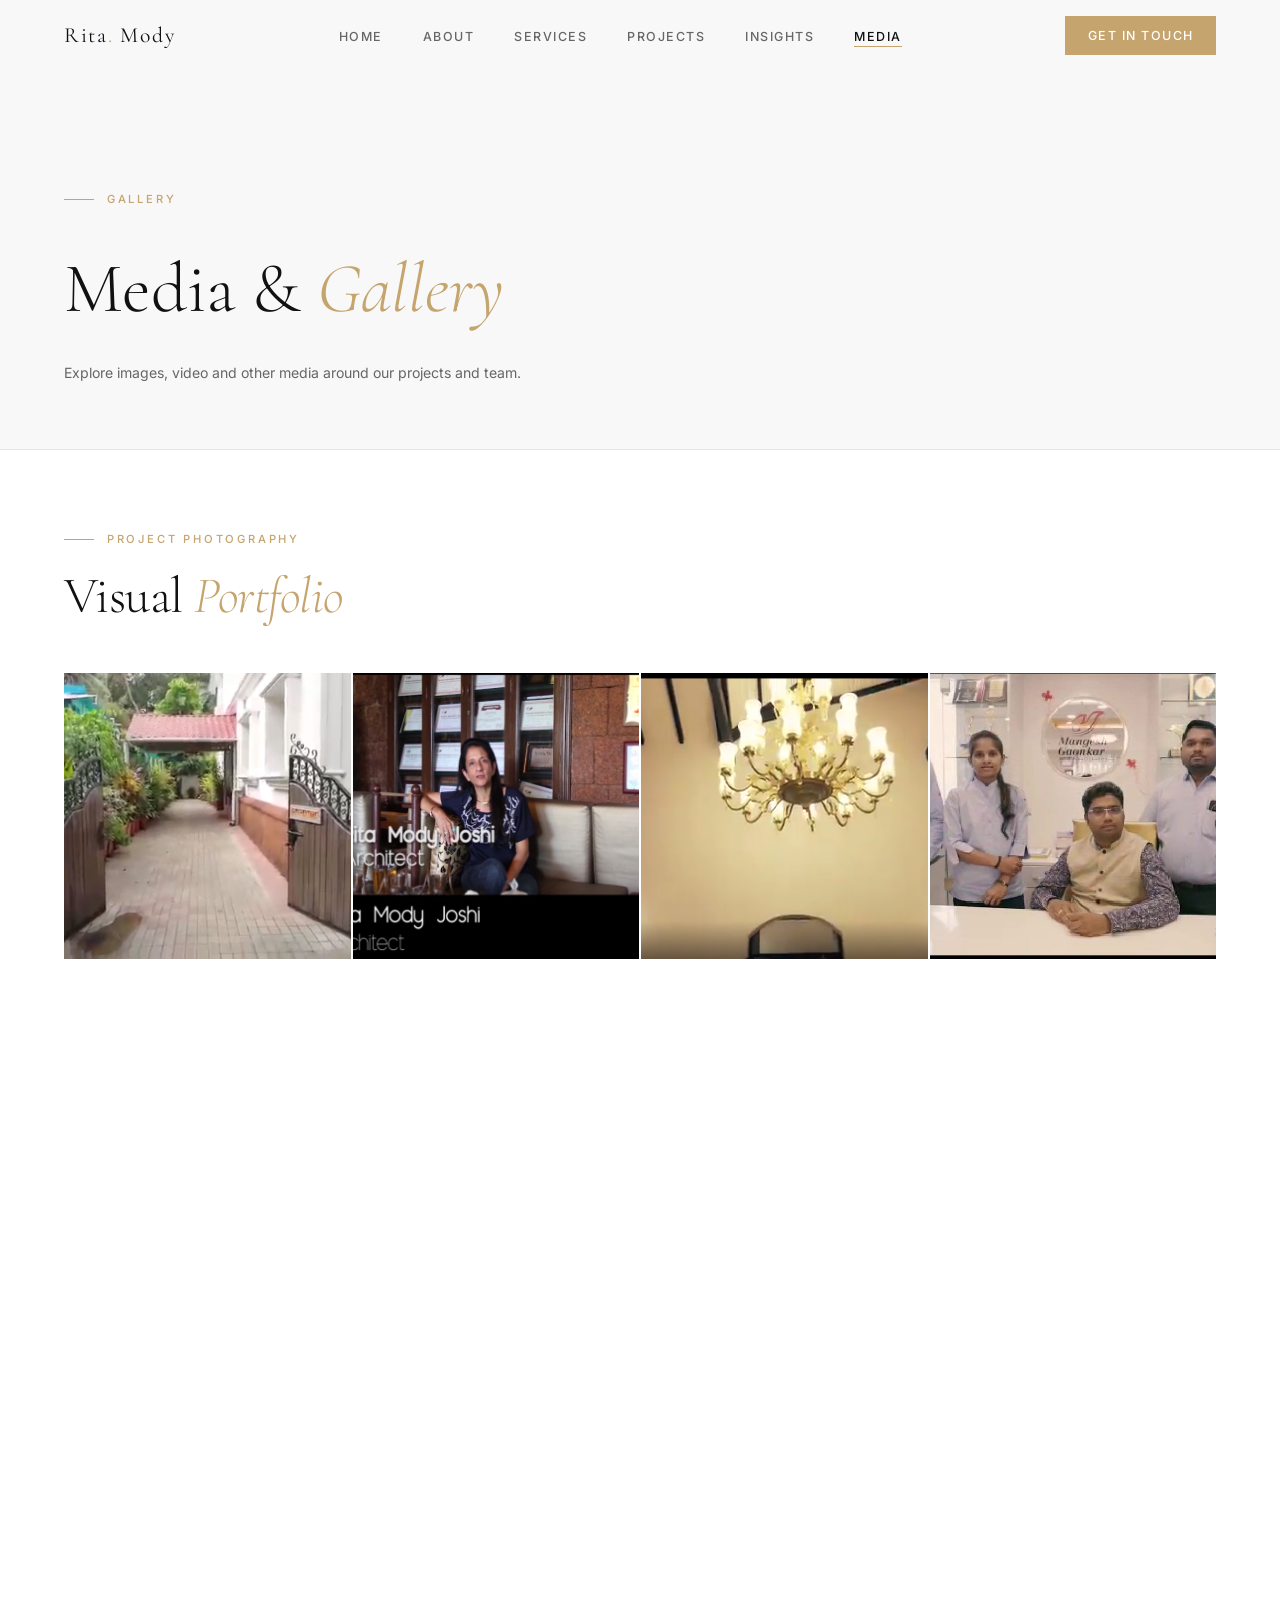
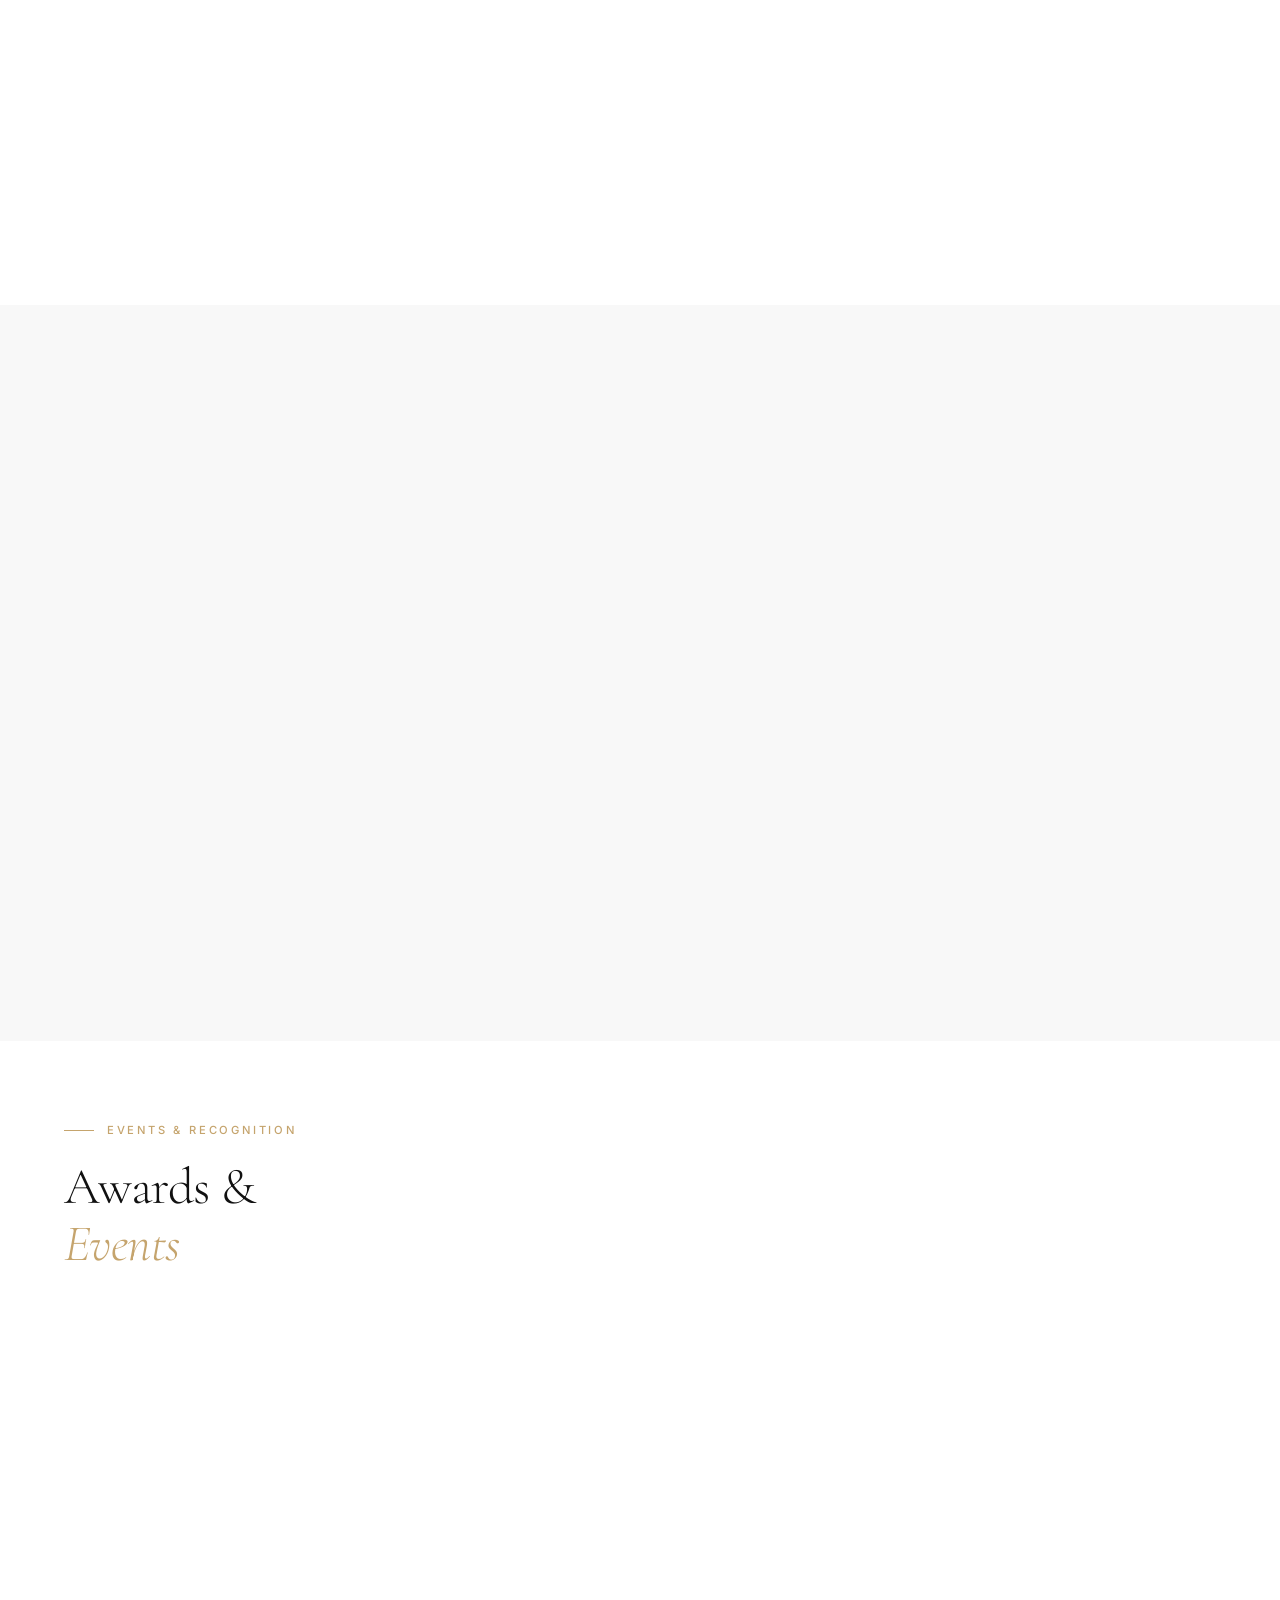
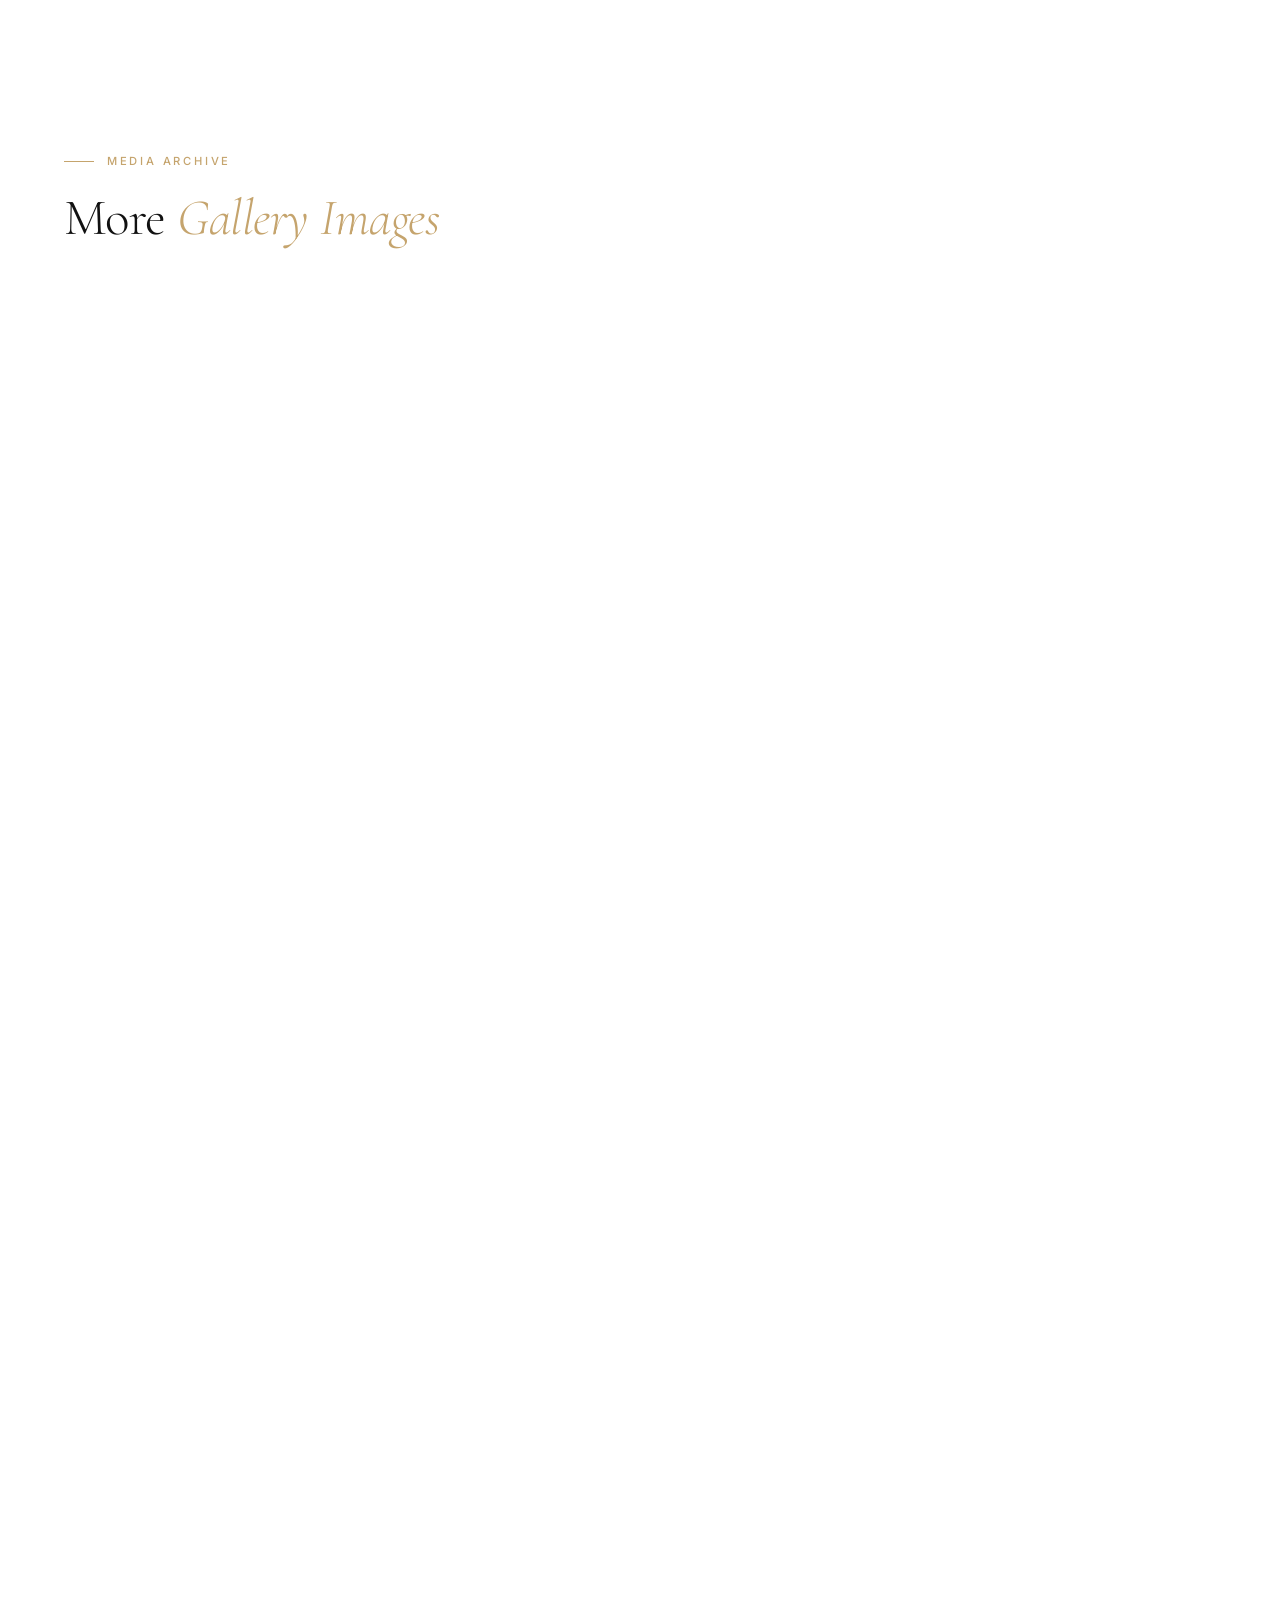
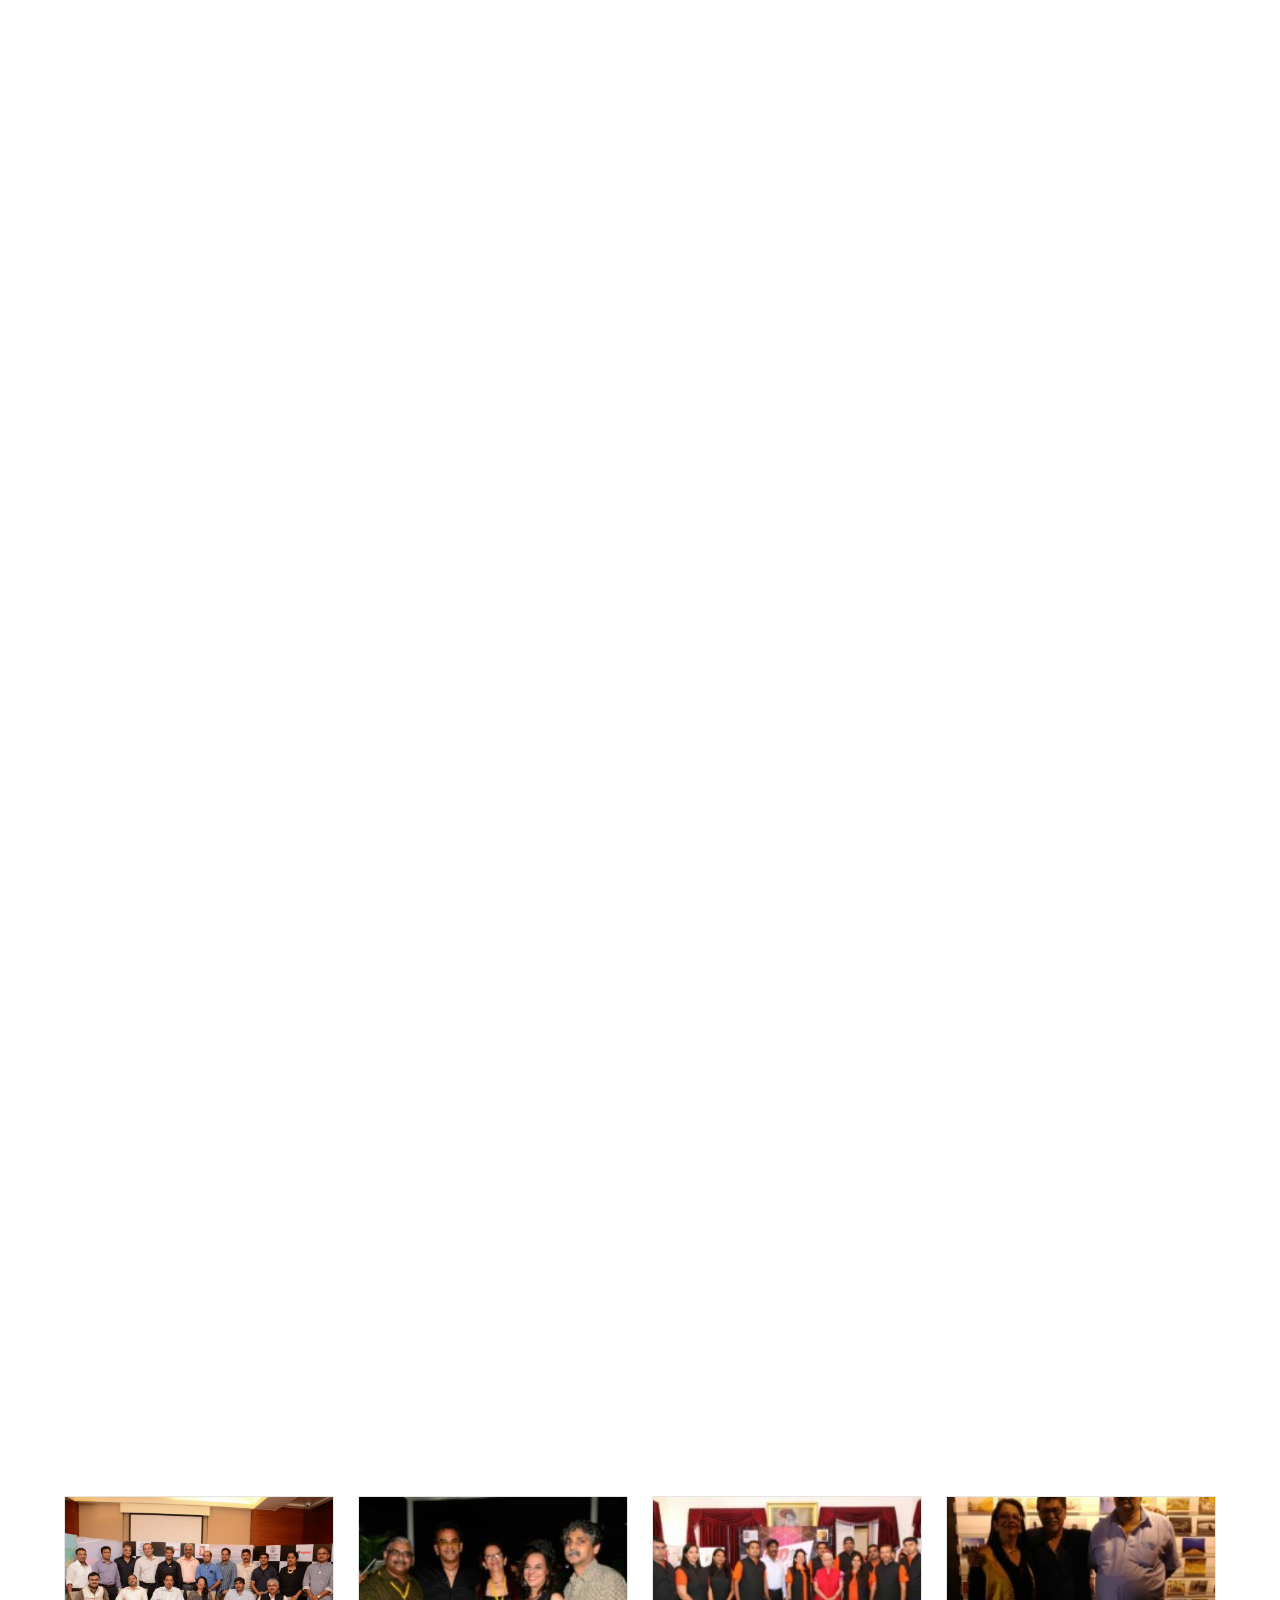
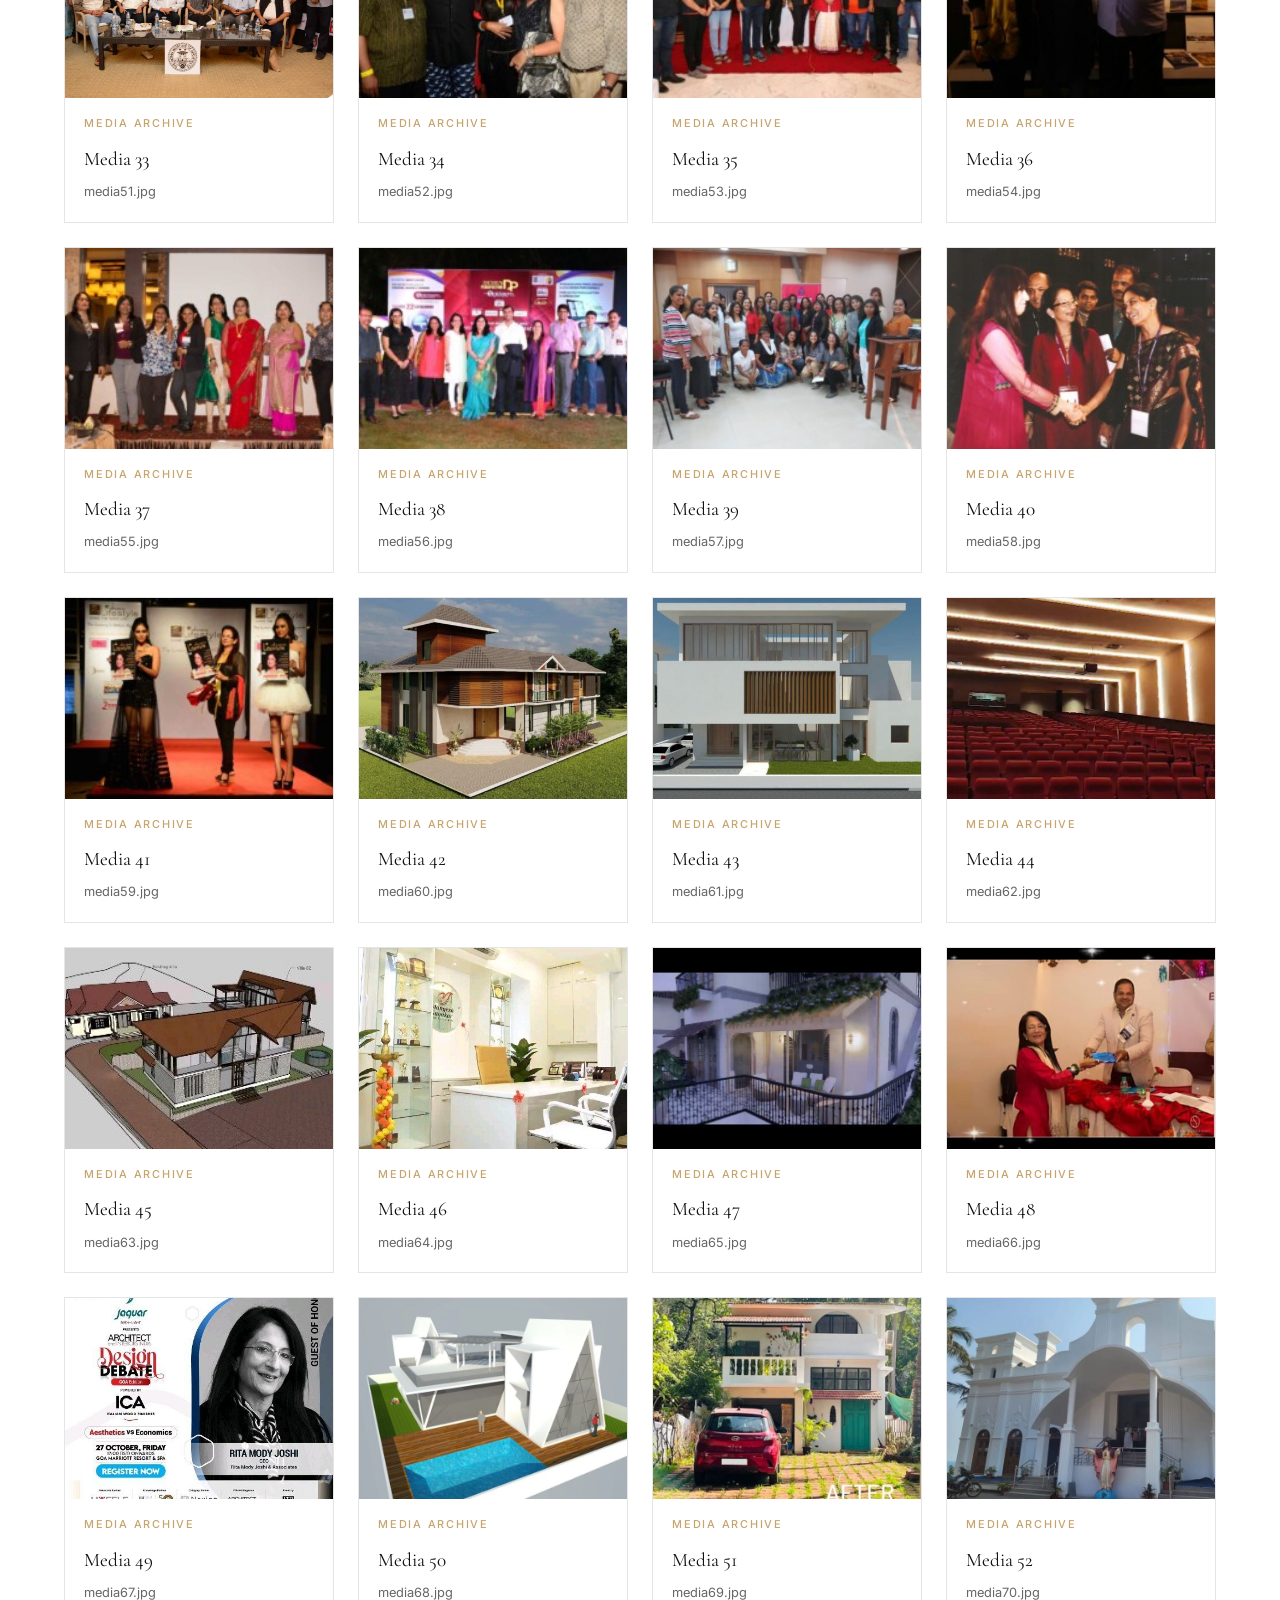
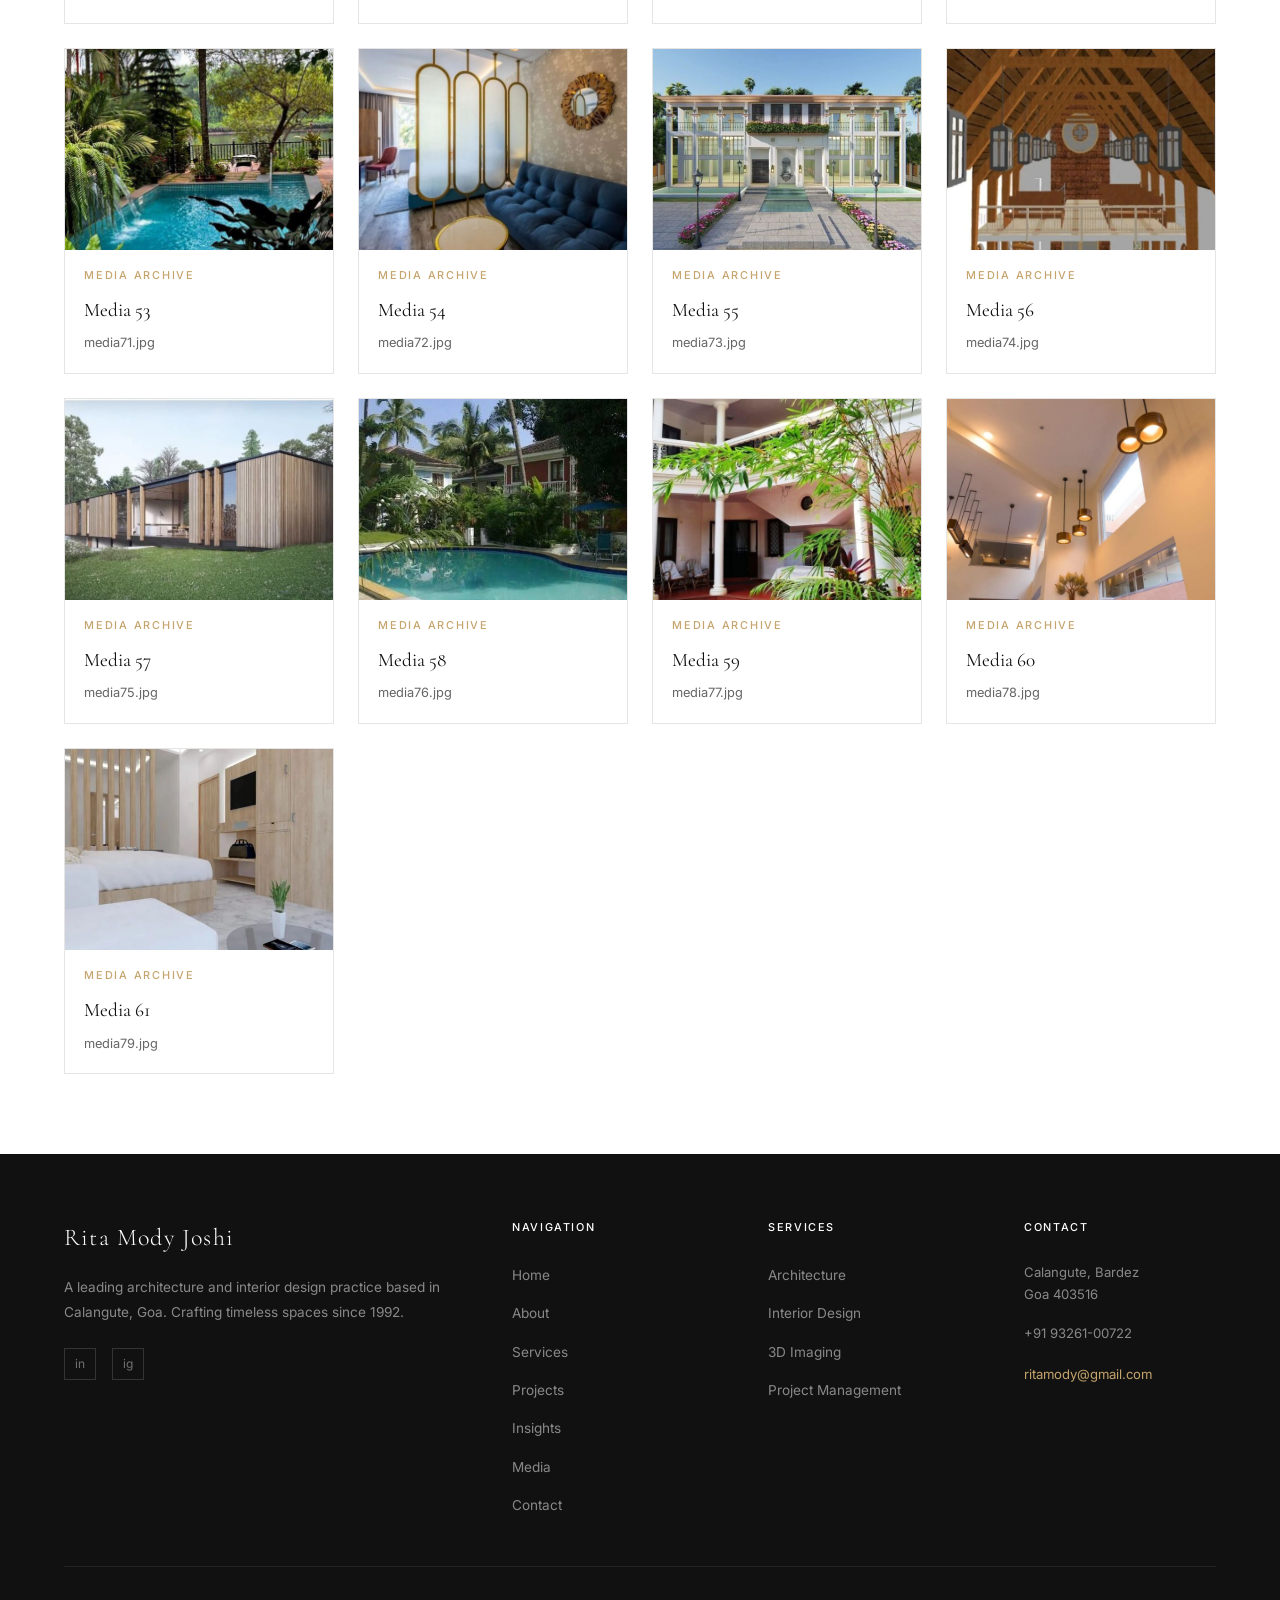
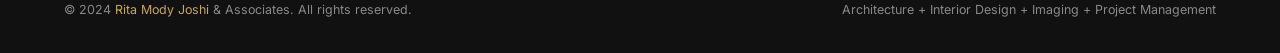
<file: media.html>
﻿<!DOCTYPE html>
<html lang="en">
<head>
<meta charset="UTF-8">
<meta name="viewport" content="width=device-width, initial-scale=1.0">
<title>Media - Rita Mody Joshi</title>
<link rel="preconnect" href="https://fonts.googleapis.com">
<link rel="preconnect" href="https://fonts.gstatic.com" crossorigin>
<link href="https://fonts.googleapis.com/css2?family=Cormorant+Garamond:ital,wght@0,300;0,400;0,500;0,600;1,300;1,400&family=Inter:wght@300;400;500;600&display=swap" rel="stylesheet">
<link rel="stylesheet" href="style.css">
</head>
<body>
<div id="loader">
  <div class="loader-inner">
    <div class="loader-logo">Rita Mody Joshi</div>
    <div class="loader-bar"></div>
  </div>
</div>

<nav id="main-nav">
  <a class="nav-logo" href="index.html">Rita<span>.</span> Mody</a>
  <ul class="nav-links">
    <li><a href="index.html" data-page="home">Home</a></li>
    <li><a href="about.html" data-page="about">About</a></li>
    <li><a href="services.html" data-page="services">Services</a></li>
    <li><a href="projects.html" data-page="projects">Projects</a></li>
    <li><a href="insights.html" data-page="insights">Insights</a></li>
    <li><a href="media.html" data-page="media" class="active">Media</a></li>
  </ul>
  <a class="nav-cta" href="contact.html">Get in Touch</a>
  <button class="hamburger" id="hamburger" onclick="toggleMobile()">
    <span></span><span></span><span></span>
  </button>
</nav>

<div class="mobile-menu" id="mobile-menu">
  <a href="index.html" onclick="closeMobile()">Home</a>
  <a href="about.html" onclick="closeMobile()">About</a>
  <a href="services.html" onclick="closeMobile()">Services</a>
  <a href="projects.html" onclick="closeMobile()">Projects</a>
  <a href="insights.html" onclick="closeMobile()">Insights</a>
  <a href="media.html" onclick="closeMobile()">Media</a>
  <a href="contact.html" onclick="closeMobile()">Contact</a>
</div>
<main>
<div class="media-hero">
    <div>
      <div class="section-label">Gallery</div>
      <h1 class="media-hero-title" style="font-family:var(--font-serif);font-size:clamp(2.8rem,5.5vw,4.5rem);font-weight:300;color:var(--text);">Media & <span style="font-style:italic;color:var(--gold);">Gallery</span></h1>
      <p style="font-size:0.88rem;color:var(--text-muted);margin-top:0.8rem;">Explore images, video and other media around our projects and team.</p>
    </div>
  </div>

  <section class="media-gallery">
    <div class="section-label">Project Photography</div>
    <h2 class="section-title">Visual <em>Portfolio</em></h2>
    <div class="media-gallery-grid">
      <div class="media-item reveal"><div class="media-item-bg photo-bg" style="background-image:url('images/media2.png');"></div></div>
      <div class="media-item reveal reveal-delay-1"><div class="media-item-bg photo-bg" style="background-image:url('images/media3.png');"></div></div>
      <div class="media-item reveal reveal-delay-2"><div class="media-item-bg photo-bg" style="background-image:url('images/media4.png');"></div></div>
      <div class="media-item reveal reveal-delay-3"><div class="media-item-bg photo-bg" style="background-image:url('images/media5.jpg');"></div></div>
      <div class="media-item reveal"><div class="media-item-bg photo-bg" style="background-image:url('images/media6.jpeg');"></div></div>
      <div class="media-item reveal reveal-delay-1"><div class="media-item-bg photo-bg" style="background-image:url('images/media7.jpg');"></div></div>
      <div class="media-item reveal reveal-delay-2"><div class="media-item-bg photo-bg" style="background-image:url('images/media8.jpg');"></div></div>
      <div class="media-item reveal reveal-delay-3"><div class="media-item-bg photo-bg" style="background-image:url('images/media9.jpg');"></div></div>
      <div class="media-item reveal"><div class="media-item-bg photo-bg" style="background-image:url('images/media10.jpg');"></div></div>
      <div class="media-item reveal reveal-delay-1"><div class="media-item-bg photo-bg" style="background-image:url('images/media11.jpg');"></div></div>
      <div class="media-item reveal reveal-delay-2"><div class="media-item-bg photo-bg" style="background-image:url('images/media12.jpg');"></div></div>
      <div class="media-item reveal reveal-delay-3"><div class="media-item-bg photo-bg" style="background-image:url('images/media13.jpg');"></div></div>
    </div>
  </section>

  <section class="video-section reveal">
    <div class="section-label">Showcase</div>
    <h2 class="section-title">Video <em>Walkthroughs</em></h2>
    <div class="video-thumb">
      <div class="photo-bg" style="position:absolute;inset:0;background-image:linear-gradient(rgba(17,17,17,0.32), rgba(17,17,17,0.52)), url('images/media14.jpg');"></div>
      <div style="position:relative;z-index:1;text-align:center;">
        <div class="video-play"></div>
        <p style="color:rgba(255,255,255,0.5);font-size:0.78rem;letter-spacing:0.1em;text-transform:uppercase;margin-top:1rem;">Project Showcase Reel</p>
      </div>
    </div>
  </section>

  <section style="padding:5rem 4rem;background:var(--white);">
    <div class="section-label">Events & Recognition</div>
    <h2 class="section-title">Awards &<br><em>Events</em></h2>
    <div style="display:grid;grid-template-columns:repeat(3,1fr);gap:2rem;margin-top:3rem;">
      <div style="aspect-ratio:4/3;overflow:hidden;" class="reveal">
        <div class="photo-bg" style="width:100%;height:100%;background-image:url('images/media15.jpg');"></div>
      </div>
      <div style="aspect-ratio:4/3;overflow:hidden;" class="reveal reveal-delay-1">
        <div class="photo-bg" style="width:100%;height:100%;background-image:url('images/media16.jpg');"></div>
      </div>
      <div style="aspect-ratio:4/3;overflow:hidden;" class="reveal reveal-delay-2">
        <div class="photo-bg" style="width:100%;height:100%;background-image:url('images/media17.jpg');"></div>
      </div>
    </div>
  </section>
  <section class="archive-section" style="background:var(--white);">
    <div class="section-label">Media Archive</div>
    <h2 class="section-title">More <em>Gallery Images</em></h2>
    <div class="archive-grid">
      <article class="archive-card reveal">
        <div class="archive-thumb photo-bg" style="background-image:url('images/media18.jpg');"></div>
        <div class="archive-meta">
          <div class="archive-kicker">Media Archive</div>
          <h3 class="archive-title">Media 01</h3>
          <div class="archive-file">media18.jpg</div>
        </div>
      </article>
      <article class="archive-card reveal reveal-delay-1">
        <div class="archive-thumb photo-bg" style="background-image:url('images/media19.jpg');"></div>
        <div class="archive-meta">
          <div class="archive-kicker">Media Archive</div>
          <h3 class="archive-title">Media 02</h3>
          <div class="archive-file">media19.jpg</div>
        </div>
      </article>
      <article class="archive-card reveal reveal-delay-2">
        <div class="archive-thumb photo-bg" style="background-image:url('images/media20.jpg');"></div>
        <div class="archive-meta">
          <div class="archive-kicker">Media Archive</div>
          <h3 class="archive-title">Media 03</h3>
          <div class="archive-file">media20.jpg</div>
        </div>
      </article>
      <article class="archive-card reveal reveal-delay-3">
        <div class="archive-thumb photo-bg" style="background-image:url('images/media21.jpg');"></div>
        <div class="archive-meta">
          <div class="archive-kicker">Media Archive</div>
          <h3 class="archive-title">Media 04</h3>
          <div class="archive-file">media21.jpg</div>
        </div>
      </article>
      <article class="archive-card reveal">
        <div class="archive-thumb photo-bg" style="background-image:url('images/media22.jpg');"></div>
        <div class="archive-meta">
          <div class="archive-kicker">Media Archive</div>
          <h3 class="archive-title">Media 05</h3>
          <div class="archive-file">media22.jpg</div>
        </div>
      </article>
      <article class="archive-card reveal reveal-delay-1">
        <div class="archive-thumb photo-bg" style="background-image:url('images/media23.jpg');"></div>
        <div class="archive-meta">
          <div class="archive-kicker">Media Archive</div>
          <h3 class="archive-title">Media 06</h3>
          <div class="archive-file">media23.jpg</div>
        </div>
      </article>
      <article class="archive-card reveal reveal-delay-2">
        <div class="archive-thumb photo-bg" style="background-image:url('images/media24.jpg');"></div>
        <div class="archive-meta">
          <div class="archive-kicker">Media Archive</div>
          <h3 class="archive-title">Media 07</h3>
          <div class="archive-file">media24.jpg</div>
        </div>
      </article>
      <article class="archive-card reveal reveal-delay-3">
        <div class="archive-thumb photo-bg" style="background-image:url('images/media25.jpg');"></div>
        <div class="archive-meta">
          <div class="archive-kicker">Media Archive</div>
          <h3 class="archive-title">Media 08</h3>
          <div class="archive-file">media25.jpg</div>
        </div>
      </article>
      <article class="archive-card reveal">
        <div class="archive-thumb photo-bg" style="background-image:url('images/media26.jpg');"></div>
        <div class="archive-meta">
          <div class="archive-kicker">Media Archive</div>
          <h3 class="archive-title">Media 09</h3>
          <div class="archive-file">media26.jpg</div>
        </div>
      </article>
      <article class="archive-card reveal reveal-delay-1">
        <div class="archive-thumb photo-bg" style="background-image:url('images/media27.jpg');"></div>
        <div class="archive-meta">
          <div class="archive-kicker">Media Archive</div>
          <h3 class="archive-title">Media 10</h3>
          <div class="archive-file">media27.jpg</div>
        </div>
      </article>
      <article class="archive-card reveal reveal-delay-2">
        <div class="archive-thumb photo-bg" style="background-image:url('images/media28.jpg');"></div>
        <div class="archive-meta">
          <div class="archive-kicker">Media Archive</div>
          <h3 class="archive-title">Media 11</h3>
          <div class="archive-file">media28.jpg</div>
        </div>
      </article>
      <article class="archive-card reveal reveal-delay-3">
        <div class="archive-thumb photo-bg" style="background-image:url('images/media29.jpg');"></div>
        <div class="archive-meta">
          <div class="archive-kicker">Media Archive</div>
          <h3 class="archive-title">Media 12</h3>
          <div class="archive-file">media29.jpg</div>
        </div>
      </article>
      <article class="archive-card reveal">
        <div class="archive-thumb photo-bg" style="background-image:url('images/media30.jpg');"></div>
        <div class="archive-meta">
          <div class="archive-kicker">Media Archive</div>
          <h3 class="archive-title">Media 13</h3>
          <div class="archive-file">media30.jpg</div>
        </div>
      </article>
      <article class="archive-card reveal reveal-delay-1">
        <div class="archive-thumb photo-bg" style="background-image:url('images/media31.jpg');"></div>
        <div class="archive-meta">
          <div class="archive-kicker">Media Archive</div>
          <h3 class="archive-title">Media 14</h3>
          <div class="archive-file">media31.jpg</div>
        </div>
      </article>
      <article class="archive-card reveal reveal-delay-2">
        <div class="archive-thumb photo-bg" style="background-image:url('images/media32.jpg');"></div>
        <div class="archive-meta">
          <div class="archive-kicker">Media Archive</div>
          <h3 class="archive-title">Media 15</h3>
          <div class="archive-file">media32.jpg</div>
        </div>
      </article>
      <article class="archive-card reveal reveal-delay-3">
        <div class="archive-thumb photo-bg" style="background-image:url('images/media33.jpg');"></div>
        <div class="archive-meta">
          <div class="archive-kicker">Media Archive</div>
          <h3 class="archive-title">Media 16</h3>
          <div class="archive-file">media33.jpg</div>
        </div>
      </article>
      <article class="archive-card reveal">
        <div class="archive-thumb photo-bg" style="background-image:url('images/media34.jpg');"></div>
        <div class="archive-meta">
          <div class="archive-kicker">Media Archive</div>
          <h3 class="archive-title">Media 17</h3>
          <div class="archive-file">media34.jpg</div>
        </div>
      </article>
      <article class="archive-card reveal reveal-delay-1">
        <div class="archive-thumb photo-bg" style="background-image:url('images/media35.jpg');"></div>
        <div class="archive-meta">
          <div class="archive-kicker">Media Archive</div>
          <h3 class="archive-title">Media 18</h3>
          <div class="archive-file">media35.jpg</div>
        </div>
      </article>
      <article class="archive-card reveal reveal-delay-2">
        <div class="archive-thumb photo-bg" style="background-image:url('images/media36.jpg');"></div>
        <div class="archive-meta">
          <div class="archive-kicker">Media Archive</div>
          <h3 class="archive-title">Media 19</h3>
          <div class="archive-file">media36.jpg</div>
        </div>
      </article>
      <article class="archive-card reveal reveal-delay-3">
        <div class="archive-thumb photo-bg" style="background-image:url('images/media37.jpg');"></div>
        <div class="archive-meta">
          <div class="archive-kicker">Media Archive</div>
          <h3 class="archive-title">Media 20</h3>
          <div class="archive-file">media37.jpg</div>
        </div>
      </article>
      <article class="archive-card reveal">
        <div class="archive-thumb photo-bg" style="background-image:url('images/media38.jpg');"></div>
        <div class="archive-meta">
          <div class="archive-kicker">Media Archive</div>
          <h3 class="archive-title">Media 21</h3>
          <div class="archive-file">media38.jpg</div>
        </div>
      </article>
      <article class="archive-card reveal reveal-delay-1">
        <div class="archive-thumb photo-bg" style="background-image:url('images/media39.jpg');"></div>
        <div class="archive-meta">
          <div class="archive-kicker">Media Archive</div>
          <h3 class="archive-title">Media 22</h3>
          <div class="archive-file">media39.jpg</div>
        </div>
      </article>
      <article class="archive-card reveal reveal-delay-2">
        <div class="archive-thumb photo-bg" style="background-image:url('images/media40.jpg');"></div>
        <div class="archive-meta">
          <div class="archive-kicker">Media Archive</div>
          <h3 class="archive-title">Media 23</h3>
          <div class="archive-file">media40.jpg</div>
        </div>
      </article>
      <article class="archive-card reveal reveal-delay-3">
        <div class="archive-thumb photo-bg" style="background-image:url('images/media41.jpg');"></div>
        <div class="archive-meta">
          <div class="archive-kicker">Media Archive</div>
          <h3 class="archive-title">Media 24</h3>
          <div class="archive-file">media41.jpg</div>
        </div>
      </article>
      <article class="archive-card reveal">
        <div class="archive-thumb photo-bg" style="background-image:url('images/media42.jpg');"></div>
        <div class="archive-meta">
          <div class="archive-kicker">Media Archive</div>
          <h3 class="archive-title">Media 25</h3>
          <div class="archive-file">media42.jpg</div>
        </div>
      </article>
      <article class="archive-card reveal reveal-delay-1">
        <div class="archive-thumb photo-bg" style="background-image:url('images/media43.jpg');"></div>
        <div class="archive-meta">
          <div class="archive-kicker">Media Archive</div>
          <h3 class="archive-title">Media 26</h3>
          <div class="archive-file">media43.jpg</div>
        </div>
      </article>
      <article class="archive-card reveal reveal-delay-2">
        <div class="archive-thumb photo-bg" style="background-image:url('images/media44.jpg');"></div>
        <div class="archive-meta">
          <div class="archive-kicker">Media Archive</div>
          <h3 class="archive-title">Media 27</h3>
          <div class="archive-file">media44.jpg</div>
        </div>
      </article>
      <article class="archive-card reveal reveal-delay-3">
        <div class="archive-thumb photo-bg" style="background-image:url('images/media45.jpg');"></div>
        <div class="archive-meta">
          <div class="archive-kicker">Media Archive</div>
          <h3 class="archive-title">Media 28</h3>
          <div class="archive-file">media45.jpg</div>
        </div>
      </article>
      <article class="archive-card reveal">
        <div class="archive-thumb photo-bg" style="background-image:url('images/media46.jpg');"></div>
        <div class="archive-meta">
          <div class="archive-kicker">Media Archive</div>
          <h3 class="archive-title">Media 29</h3>
          <div class="archive-file">media46.jpg</div>
        </div>
      </article>
      <article class="archive-card reveal reveal-delay-1">
        <div class="archive-thumb photo-bg" style="background-image:url('images/media47.jpg');"></div>
        <div class="archive-meta">
          <div class="archive-kicker">Media Archive</div>
          <h3 class="archive-title">Media 30</h3>
          <div class="archive-file">media47.jpg</div>
        </div>
      </article>
      <article class="archive-card reveal reveal-delay-2">
        <div class="archive-thumb photo-bg" style="background-image:url('images/media48.jpg');"></div>
        <div class="archive-meta">
          <div class="archive-kicker">Media Archive</div>
          <h3 class="archive-title">Media 31</h3>
          <div class="archive-file">media48.jpg</div>
        </div>
      </article>
      <article class="archive-card reveal reveal-delay-3">
        <div class="archive-thumb photo-bg" style="background-image:url('images/media50.jpg');"></div>
        <div class="archive-meta">
          <div class="archive-kicker">Media Archive</div>
          <h3 class="archive-title">Media 32</h3>
          <div class="archive-file">media50.jpg</div>
        </div>
      </article>
      <article class="archive-card reveal">
        <div class="archive-thumb photo-bg" style="background-image:url('images/media51.jpg');"></div>
        <div class="archive-meta">
          <div class="archive-kicker">Media Archive</div>
          <h3 class="archive-title">Media 33</h3>
          <div class="archive-file">media51.jpg</div>
        </div>
      </article>
      <article class="archive-card reveal reveal-delay-1">
        <div class="archive-thumb photo-bg" style="background-image:url('images/media52.jpg');"></div>
        <div class="archive-meta">
          <div class="archive-kicker">Media Archive</div>
          <h3 class="archive-title">Media 34</h3>
          <div class="archive-file">media52.jpg</div>
        </div>
      </article>
      <article class="archive-card reveal reveal-delay-2">
        <div class="archive-thumb photo-bg" style="background-image:url('images/media53.jpg');"></div>
        <div class="archive-meta">
          <div class="archive-kicker">Media Archive</div>
          <h3 class="archive-title">Media 35</h3>
          <div class="archive-file">media53.jpg</div>
        </div>
      </article>
      <article class="archive-card reveal reveal-delay-3">
        <div class="archive-thumb photo-bg" style="background-image:url('images/media54.jpg');"></div>
        <div class="archive-meta">
          <div class="archive-kicker">Media Archive</div>
          <h3 class="archive-title">Media 36</h3>
          <div class="archive-file">media54.jpg</div>
        </div>
      </article>
      <article class="archive-card reveal">
        <div class="archive-thumb photo-bg" style="background-image:url('images/media55.jpg');"></div>
        <div class="archive-meta">
          <div class="archive-kicker">Media Archive</div>
          <h3 class="archive-title">Media 37</h3>
          <div class="archive-file">media55.jpg</div>
        </div>
      </article>
      <article class="archive-card reveal reveal-delay-1">
        <div class="archive-thumb photo-bg" style="background-image:url('images/media56.jpg');"></div>
        <div class="archive-meta">
          <div class="archive-kicker">Media Archive</div>
          <h3 class="archive-title">Media 38</h3>
          <div class="archive-file">media56.jpg</div>
        </div>
      </article>
      <article class="archive-card reveal reveal-delay-2">
        <div class="archive-thumb photo-bg" style="background-image:url('images/media57.jpg');"></div>
        <div class="archive-meta">
          <div class="archive-kicker">Media Archive</div>
          <h3 class="archive-title">Media 39</h3>
          <div class="archive-file">media57.jpg</div>
        </div>
      </article>
      <article class="archive-card reveal reveal-delay-3">
        <div class="archive-thumb photo-bg" style="background-image:url('images/media58.jpg');"></div>
        <div class="archive-meta">
          <div class="archive-kicker">Media Archive</div>
          <h3 class="archive-title">Media 40</h3>
          <div class="archive-file">media58.jpg</div>
        </div>
      </article>
      <article class="archive-card reveal">
        <div class="archive-thumb photo-bg" style="background-image:url('images/media59.jpg');"></div>
        <div class="archive-meta">
          <div class="archive-kicker">Media Archive</div>
          <h3 class="archive-title">Media 41</h3>
          <div class="archive-file">media59.jpg</div>
        </div>
      </article>
      <article class="archive-card reveal reveal-delay-1">
        <div class="archive-thumb photo-bg" style="background-image:url('images/media60.jpg');"></div>
        <div class="archive-meta">
          <div class="archive-kicker">Media Archive</div>
          <h3 class="archive-title">Media 42</h3>
          <div class="archive-file">media60.jpg</div>
        </div>
      </article>
      <article class="archive-card reveal reveal-delay-2">
        <div class="archive-thumb photo-bg" style="background-image:url('images/media61.jpg');"></div>
        <div class="archive-meta">
          <div class="archive-kicker">Media Archive</div>
          <h3 class="archive-title">Media 43</h3>
          <div class="archive-file">media61.jpg</div>
        </div>
      </article>
      <article class="archive-card reveal reveal-delay-3">
        <div class="archive-thumb photo-bg" style="background-image:url('images/media62.jpg');"></div>
        <div class="archive-meta">
          <div class="archive-kicker">Media Archive</div>
          <h3 class="archive-title">Media 44</h3>
          <div class="archive-file">media62.jpg</div>
        </div>
      </article>
      <article class="archive-card reveal">
        <div class="archive-thumb photo-bg" style="background-image:url('images/media63.jpg');"></div>
        <div class="archive-meta">
          <div class="archive-kicker">Media Archive</div>
          <h3 class="archive-title">Media 45</h3>
          <div class="archive-file">media63.jpg</div>
        </div>
      </article>
      <article class="archive-card reveal reveal-delay-1">
        <div class="archive-thumb photo-bg" style="background-image:url('images/media64.jpg');"></div>
        <div class="archive-meta">
          <div class="archive-kicker">Media Archive</div>
          <h3 class="archive-title">Media 46</h3>
          <div class="archive-file">media64.jpg</div>
        </div>
      </article>
      <article class="archive-card reveal reveal-delay-2">
        <div class="archive-thumb photo-bg" style="background-image:url('images/media65.jpg');"></div>
        <div class="archive-meta">
          <div class="archive-kicker">Media Archive</div>
          <h3 class="archive-title">Media 47</h3>
          <div class="archive-file">media65.jpg</div>
        </div>
      </article>
      <article class="archive-card reveal reveal-delay-3">
        <div class="archive-thumb photo-bg" style="background-image:url('images/media66.jpg');"></div>
        <div class="archive-meta">
          <div class="archive-kicker">Media Archive</div>
          <h3 class="archive-title">Media 48</h3>
          <div class="archive-file">media66.jpg</div>
        </div>
      </article>
      <article class="archive-card reveal">
        <div class="archive-thumb photo-bg" style="background-image:url('images/media67.jpg');"></div>
        <div class="archive-meta">
          <div class="archive-kicker">Media Archive</div>
          <h3 class="archive-title">Media 49</h3>
          <div class="archive-file">media67.jpg</div>
        </div>
      </article>
      <article class="archive-card reveal reveal-delay-1">
        <div class="archive-thumb photo-bg" style="background-image:url('images/media68.jpg');"></div>
        <div class="archive-meta">
          <div class="archive-kicker">Media Archive</div>
          <h3 class="archive-title">Media 50</h3>
          <div class="archive-file">media68.jpg</div>
        </div>
      </article>
      <article class="archive-card reveal reveal-delay-2">
        <div class="archive-thumb photo-bg" style="background-image:url('images/media69.jpg');"></div>
        <div class="archive-meta">
          <div class="archive-kicker">Media Archive</div>
          <h3 class="archive-title">Media 51</h3>
          <div class="archive-file">media69.jpg</div>
        </div>
      </article>
      <article class="archive-card reveal reveal-delay-3">
        <div class="archive-thumb photo-bg" style="background-image:url('images/media70.jpg');"></div>
        <div class="archive-meta">
          <div class="archive-kicker">Media Archive</div>
          <h3 class="archive-title">Media 52</h3>
          <div class="archive-file">media70.jpg</div>
        </div>
      </article>
      <article class="archive-card reveal">
        <div class="archive-thumb photo-bg" style="background-image:url('images/media71.jpg');"></div>
        <div class="archive-meta">
          <div class="archive-kicker">Media Archive</div>
          <h3 class="archive-title">Media 53</h3>
          <div class="archive-file">media71.jpg</div>
        </div>
      </article>
      <article class="archive-card reveal reveal-delay-1">
        <div class="archive-thumb photo-bg" style="background-image:url('images/media72.jpg');"></div>
        <div class="archive-meta">
          <div class="archive-kicker">Media Archive</div>
          <h3 class="archive-title">Media 54</h3>
          <div class="archive-file">media72.jpg</div>
        </div>
      </article>
      <article class="archive-card reveal reveal-delay-2">
        <div class="archive-thumb photo-bg" style="background-image:url('images/media73.jpg');"></div>
        <div class="archive-meta">
          <div class="archive-kicker">Media Archive</div>
          <h3 class="archive-title">Media 55</h3>
          <div class="archive-file">media73.jpg</div>
        </div>
      </article>
      <article class="archive-card reveal reveal-delay-3">
        <div class="archive-thumb photo-bg" style="background-image:url('images/media74.jpg');"></div>
        <div class="archive-meta">
          <div class="archive-kicker">Media Archive</div>
          <h3 class="archive-title">Media 56</h3>
          <div class="archive-file">media74.jpg</div>
        </div>
      </article>
      <article class="archive-card reveal">
        <div class="archive-thumb photo-bg" style="background-image:url('images/media75.jpg');"></div>
        <div class="archive-meta">
          <div class="archive-kicker">Media Archive</div>
          <h3 class="archive-title">Media 57</h3>
          <div class="archive-file">media75.jpg</div>
        </div>
      </article>
      <article class="archive-card reveal reveal-delay-1">
        <div class="archive-thumb photo-bg" style="background-image:url('images/media76.jpg');"></div>
        <div class="archive-meta">
          <div class="archive-kicker">Media Archive</div>
          <h3 class="archive-title">Media 58</h3>
          <div class="archive-file">media76.jpg</div>
        </div>
      </article>
      <article class="archive-card reveal reveal-delay-2">
        <div class="archive-thumb photo-bg" style="background-image:url('images/media77.jpg');"></div>
        <div class="archive-meta">
          <div class="archive-kicker">Media Archive</div>
          <h3 class="archive-title">Media 59</h3>
          <div class="archive-file">media77.jpg</div>
        </div>
      </article>
      <article class="archive-card reveal reveal-delay-3">
        <div class="archive-thumb photo-bg" style="background-image:url('images/media78.jpg');"></div>
        <div class="archive-meta">
          <div class="archive-kicker">Media Archive</div>
          <h3 class="archive-title">Media 60</h3>
          <div class="archive-file">media78.jpg</div>
        </div>
      </article>
      <article class="archive-card reveal">
        <div class="archive-thumb photo-bg" style="background-image:url('images/media79.jpg');"></div>
        <div class="archive-meta">
          <div class="archive-kicker">Media Archive</div>
          <h3 class="archive-title">Media 61</h3>
          <div class="archive-file">media79.jpg</div>
        </div>
      </article>
    </div>
  </section>
</main>
<footer id="main-footer">
  <div class="footer-top">
    <div>
      <div class="footer-brand-name">Rita Mody Joshi</div>
      <p class="footer-brand-desc">A leading architecture and interior design practice based in Calangute, Goa. Crafting timeless spaces since 1992.</p>
      <div style="display:flex;gap:1rem;margin-top:1.5rem;">
        <div style="width:32px;height:32px;border:1px solid rgba(255,255,255,0.15);display:flex;align-items:center;justify-content:center;cursor:pointer;font-size:0.75rem;color:rgba(255,255,255,0.4);transition:all 0.3s;" onmouseover="this.style.borderColor='var(--gold)';this.style.color='var(--gold)'" onmouseout="this.style.borderColor='rgba(255,255,255,0.15)';this.style.color='rgba(255,255,255,0.4)'">in</div>
        <div style="width:32px;height:32px;border:1px solid rgba(255,255,255,0.15);display:flex;align-items:center;justify-content:center;cursor:pointer;font-size:0.75rem;color:rgba(255,255,255,0.4);transition:all 0.3s;" onmouseover="this.style.borderColor='var(--gold)';this.style.color='var(--gold)'" onmouseout="this.style.borderColor='rgba(255,255,255,0.15)';this.style.color='rgba(255,255,255,0.4)'">ig</div>
      </div>
    </div>
    <div>
      <div class="footer-col-title">Navigation</div>
      <ul class="footer-links">
        <li><a href="index.html">Home</a></li>
        <li><a href="about.html">About</a></li>
        <li><a href="services.html">Services</a></li>
        <li><a href="projects.html">Projects</a></li>
        <li><a href="insights.html">Insights</a></li>
        <li><a href="media.html">Media</a></li>
        <li><a href="contact.html">Contact</a></li>
      </ul>
    </div>
    <div>
      <div class="footer-col-title">Services</div>
      <ul class="footer-links">
        <li><a href="services.html">Architecture</a></li>
        <li><a href="services.html">Interior Design</a></li>
        <li><a href="services.html">3D Imaging</a></li>
        <li><a href="services.html">Project Management</a></li>
      </ul>
    </div>
    <div>
      <div class="footer-col-title">Contact</div>
      <ul class="footer-links" style="gap:1rem;">
        <li style="color:rgba(255,255,255,0.5);font-size:0.82rem;line-height:1.7;">Calangute, Bardez<br>Goa 403516</li>
        <li style="color:rgba(255,255,255,0.5);font-size:0.82rem;">+91 93261-00722</li>
        <li><a href="mailto:ritamody@gmail.com" style="color:var(--gold);font-size:0.82rem;">ritamody@gmail.com</a></li>
      </ul>
    </div>
  </div>
  <div class="footer-bottom">
    <div>&copy; 2024 <span class="footer-gold">Rita Mody Joshi</span> &amp; Associates. All rights reserved.</div>
    <div>Architecture + Interior Design + Imaging + Project Management</div>
  </div>
</footer>
<script src="script.js"></script>
</body>
</html>
</file>
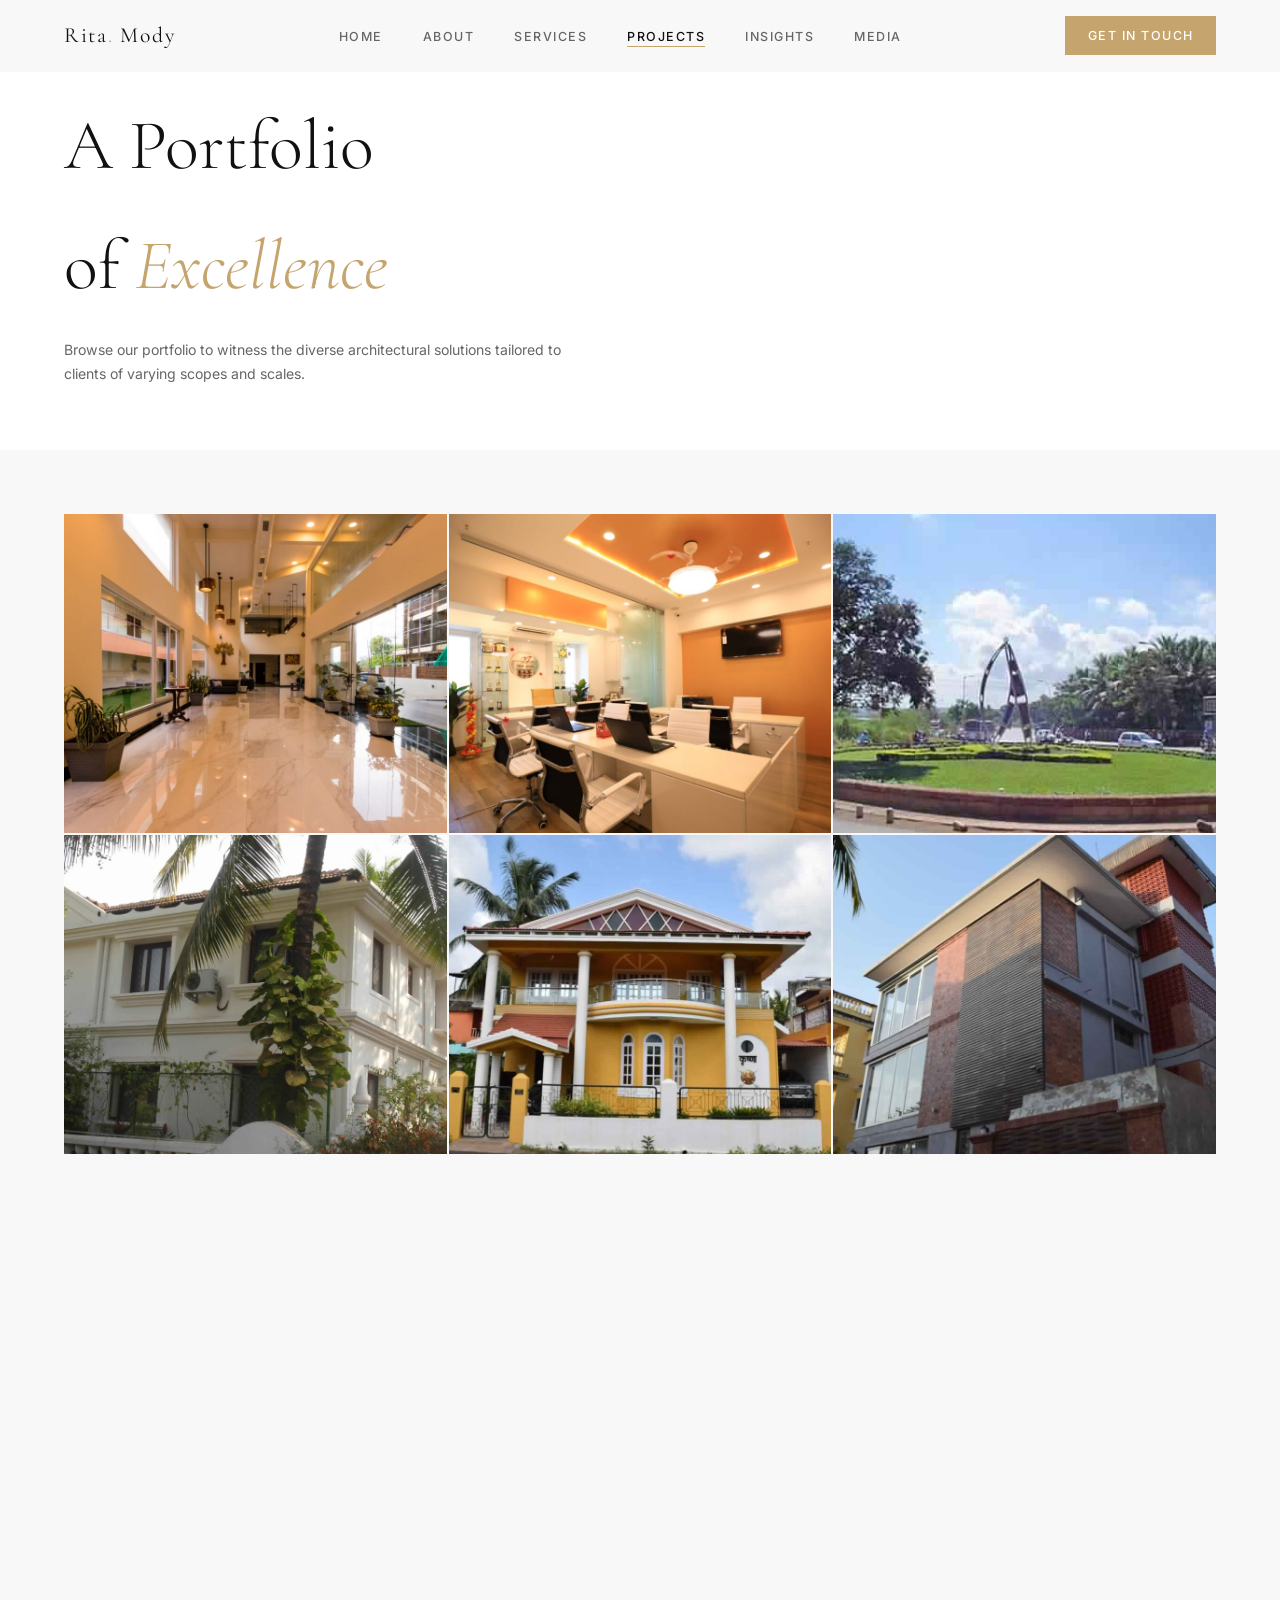
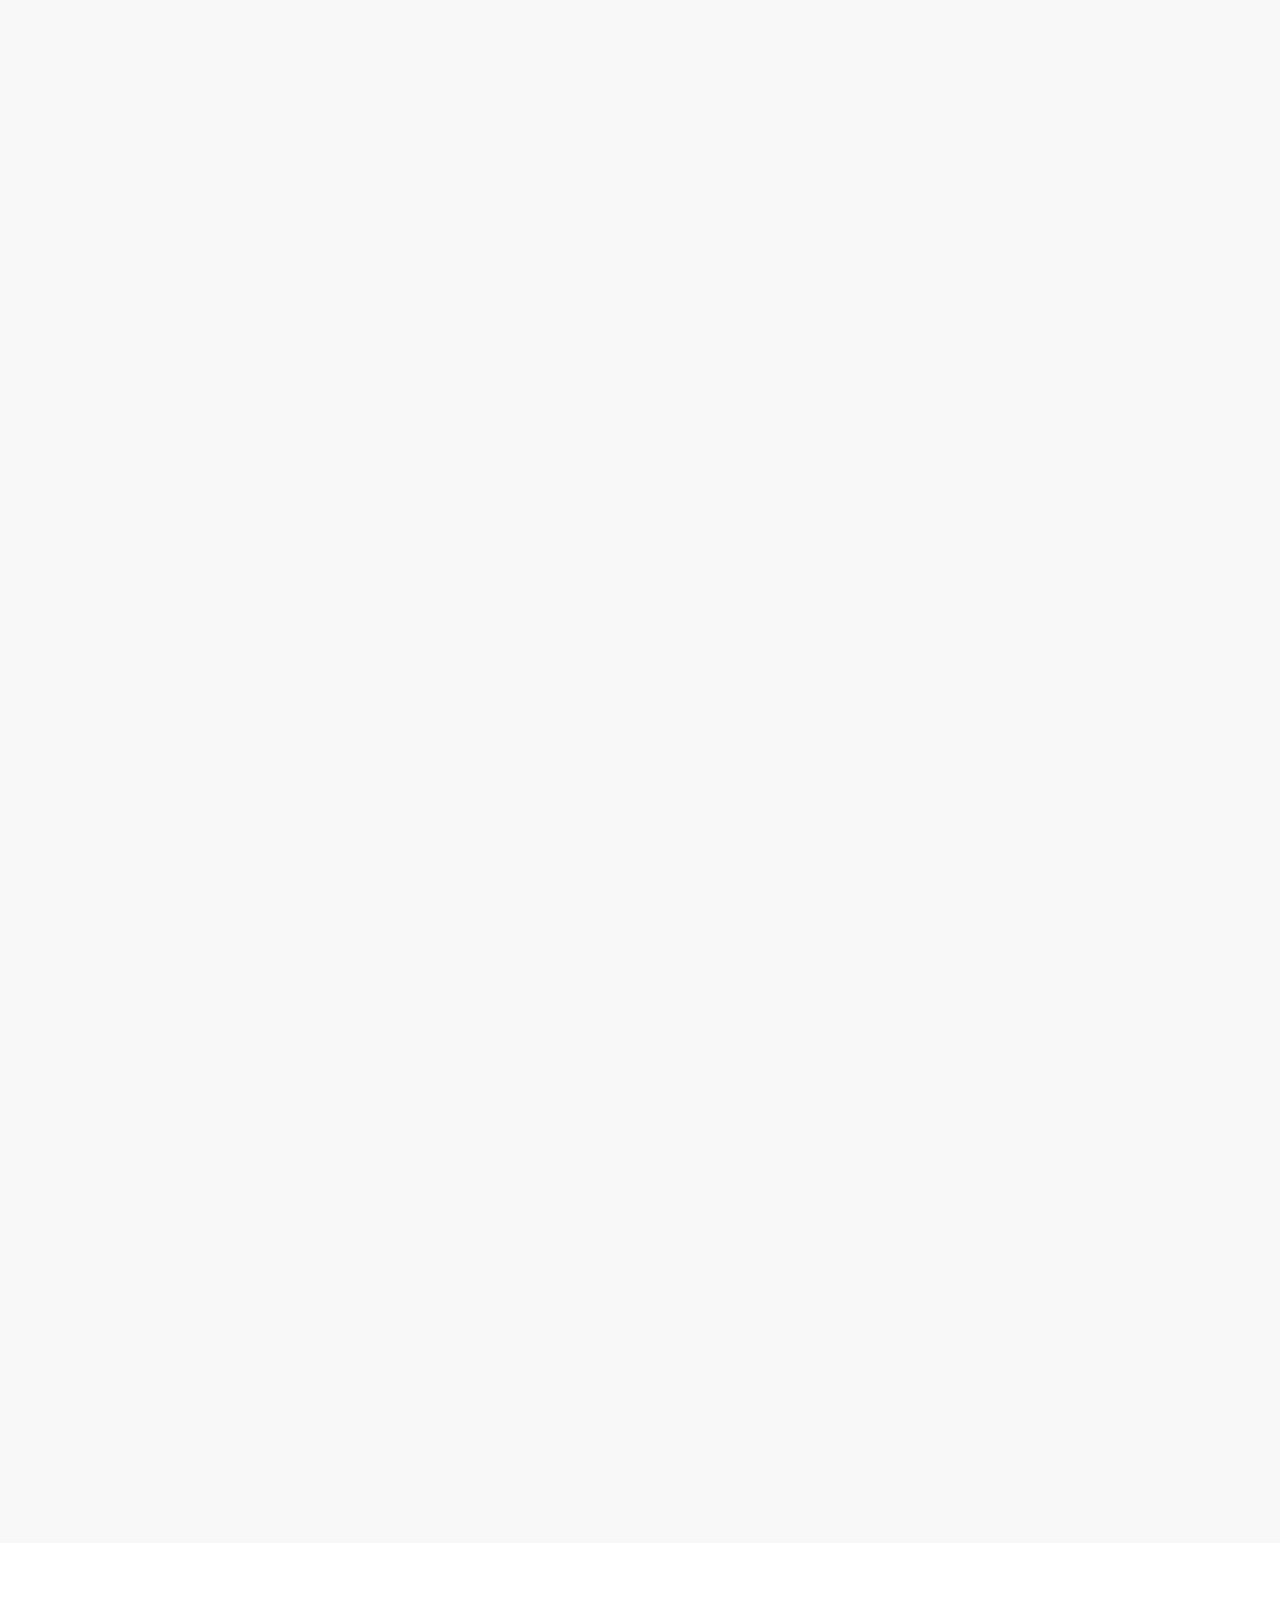
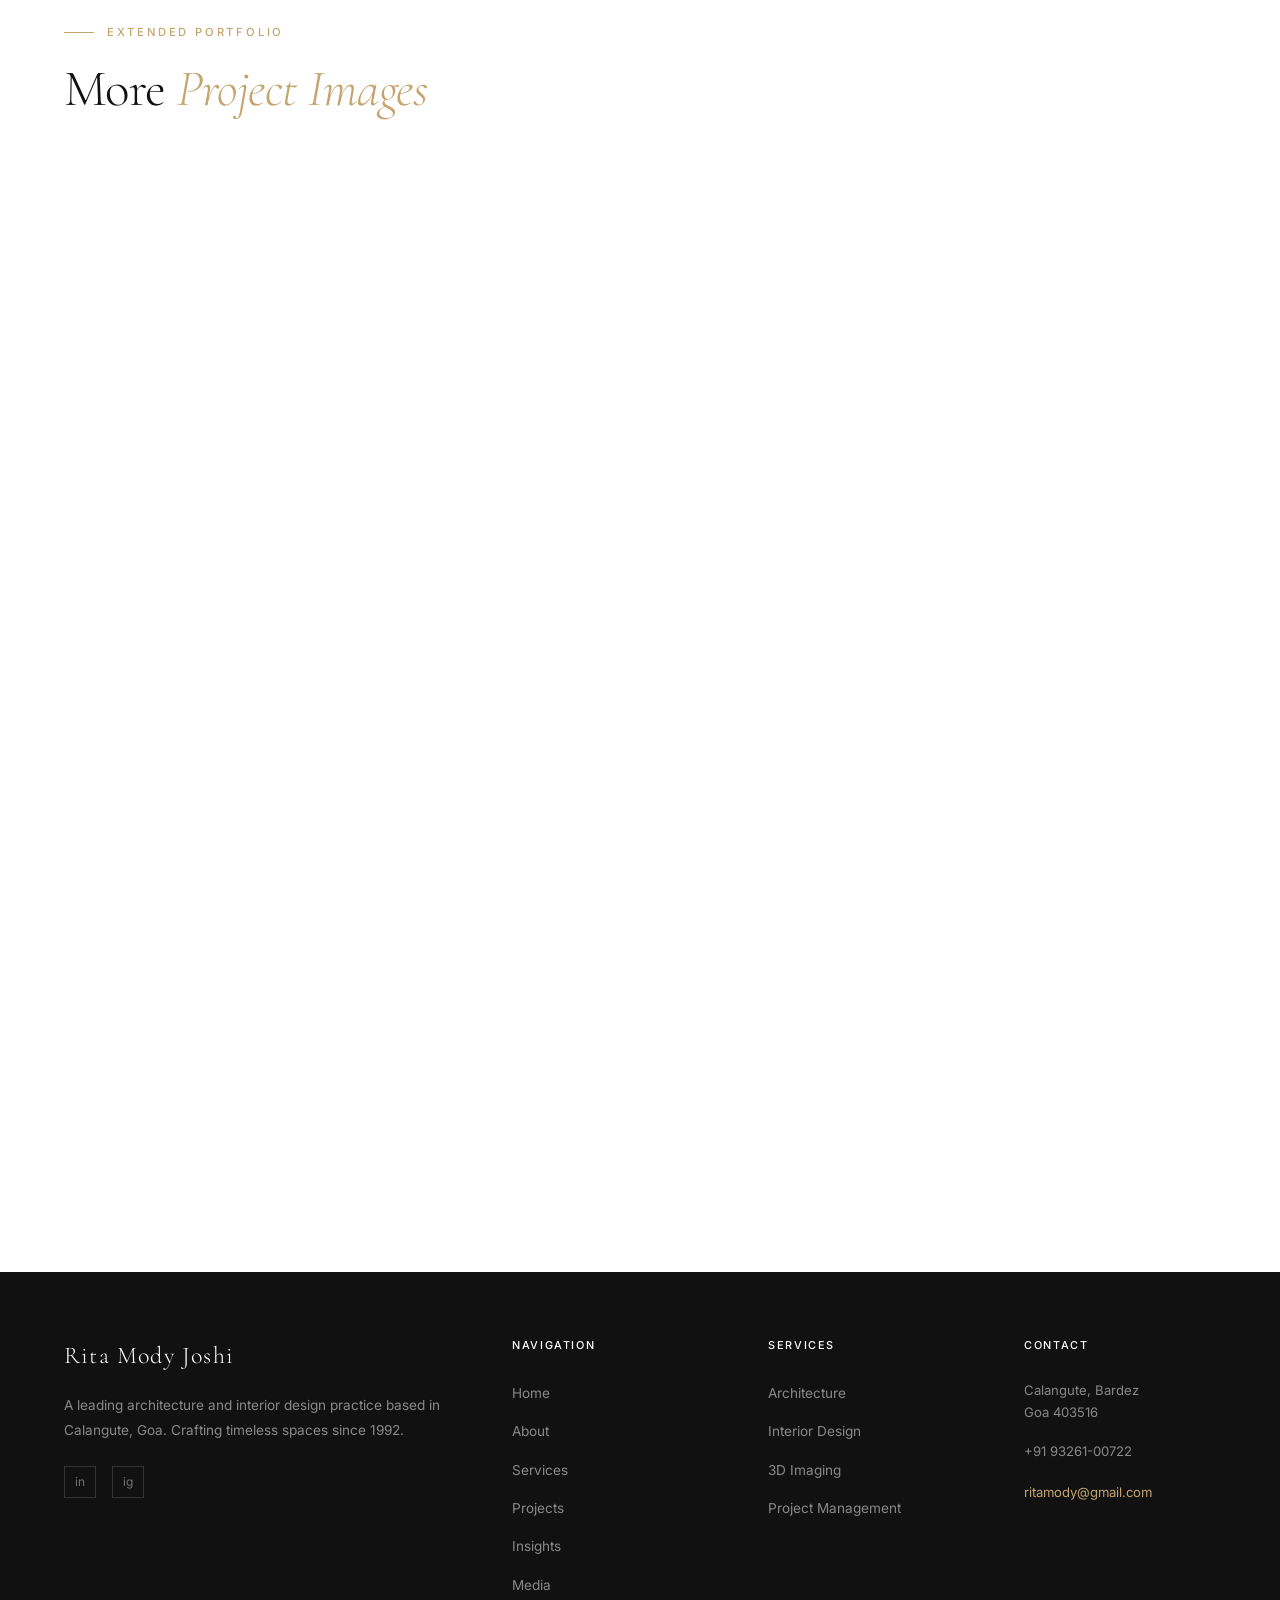
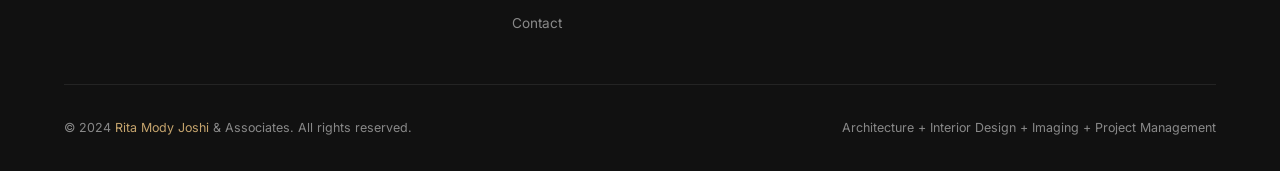
<file: projects.html>
﻿<!DOCTYPE html>
<html lang="en">
<head>
<meta charset="UTF-8">
<meta name="viewport" content="width=device-width, initial-scale=1.0">
<title>Projects - Rita Mody Joshi</title>
<link rel="preconnect" href="https://fonts.googleapis.com">
<link rel="preconnect" href="https://fonts.gstatic.com" crossorigin>
<link href="https://fonts.googleapis.com/css2?family=Cormorant+Garamond:ital,wght@0,300;0,400;0,500;0,600;1,300;1,400&family=Inter:wght@300;400;500;600&display=swap" rel="stylesheet">
<link rel="stylesheet" href="style.css">
</head>
<body>
<div id="loader">
  <div class="loader-inner">
    <div class="loader-logo">Rita Mody Joshi</div>
    <div class="loader-bar"></div>
  </div>
</div>

<nav id="main-nav">
  <a class="nav-logo" href="index.html">Rita<span>.</span> Mody</a>
  <ul class="nav-links">
    <li><a href="index.html" data-page="home">Home</a></li>
    <li><a href="about.html" data-page="about">About</a></li>
    <li><a href="services.html" data-page="services">Services</a></li>
    <li><a href="projects.html" data-page="projects" class="active">Projects</a></li>
    <li><a href="insights.html" data-page="insights">Insights</a></li>
    <li><a href="media.html" data-page="media">Media</a></li>
  </ul>
  <a class="nav-cta" href="contact.html">Get in Touch</a>
  <button class="hamburger" id="hamburger" onclick="toggleMobile()">
    <span></span><span></span><span></span>
  </button>
</nav>

<div class="mobile-menu" id="mobile-menu">
  <a href="index.html" onclick="closeMobile()">Home</a>
  <a href="about.html" onclick="closeMobile()">About</a>
  <a href="services.html" onclick="closeMobile()">Services</a>
  <a href="projects.html" onclick="closeMobile()">Projects</a>
  <a href="insights.html" onclick="closeMobile()">Insights</a>
  <a href="media.html" onclick="closeMobile()">Media</a>
  <a href="contact.html" onclick="closeMobile()">Contact</a>
</div>
<main>
<div class="projects-hero">
    <h1 class="projects-hero-title">A Portfolio<br>of <em>Excellence</em></h1>
    <p class="projects-hero-sub">Browse our portfolio to witness the diverse architectural solutions tailored to clients of varying scopes and scales.</p>
  </div>

  <div class="all-projects-grid">

    <div class="proj-card reveal">
      <div class="proj-card-bg photo-bg" style="background-image:url('images/projects1.jpeg');"></div>
      <div class="proj-card-overlay"></div>
      <div class="proj-card-info"><div class="proj-card-name">Regent Hotel</div><div class="proj-card-loc">Goa</div></div>
    </div>
    <div class="proj-card reveal reveal-delay-1">
      <div class="proj-card-bg photo-bg" style="background-image:url('images/projects2.jpeg');"></div>
      <div class="proj-card-overlay"></div>
      <div class="proj-card-info"><div class="proj-card-name">Art Hotel</div><div class="proj-card-loc">Calangute, Goa</div></div>
    </div>
    <div class="proj-card reveal reveal-delay-2">
      <div class="proj-card-bg photo-bg" style="background-image:url('images/projects3.jpg');"></div>
      <div class="proj-card-overlay"></div>
      <div class="proj-card-info"><div class="proj-card-name">Avanilaya</div><div class="proj-card-loc">Aldona, Goa</div></div>
    </div>
    <div class="proj-card reveal">
      <div class="proj-card-bg photo-bg" style="background-image:url('images/projects4.jpg');"></div>
      <div class="proj-card-overlay"></div>
      <div class="proj-card-info"><div class="proj-card-name">Mykonos Blu</div><div class="proj-card-loc">Arpora, Goa</div></div>
    </div>
    <div class="proj-card reveal reveal-delay-1">
      <div class="proj-card-bg photo-bg" style="background-image:url('images/projects5.jpg');"></div>
      <div class="proj-card-overlay"></div>
      <div class="proj-card-info"><div class="proj-card-name">Dharmendra Singh</div><div class="proj-card-loc">Ribandar, Goa</div></div>
    </div>
    <div class="proj-card reveal reveal-delay-2">
      <div class="proj-card-bg photo-bg" style="background-image:url('images/projects6.jpg');"></div>
      <div class="proj-card-overlay"></div>
      <div class="proj-card-info"><div class="proj-card-name">Yasmine Larakhi</div><div class="proj-card-loc">Goa</div></div>
    </div>
    <div class="proj-card reveal">
      <div class="proj-card-bg photo-bg" style="background-image:url('images/projects7.jpg');"></div>
      <div class="proj-card-overlay"></div>
      <div class="proj-card-info"><div class="proj-card-name">Tony & Sonalee Mukherjee</div><div class="proj-card-loc">Goa</div></div>
    </div>
    <div class="proj-card reveal reveal-delay-1">
      <div class="proj-card-bg photo-bg" style="background-image:url('images/projects8.jpg');"></div>
      <div class="proj-card-overlay"></div>
      <div class="proj-card-info"><div class="proj-card-name">Luxo Villa</div><div class="proj-card-loc">Aldona, Goa</div></div>
    </div>
    <div class="proj-card reveal reveal-delay-2">
      <div class="proj-card-bg photo-bg" style="background-image:url('images/projects9.jpg');"></div>
      <div class="proj-card-overlay"></div>
      <div class="proj-card-info"><div class="proj-card-name">Chogm House</div><div class="proj-card-loc">Calangute, Goa</div></div>
    </div>
    <div class="proj-card reveal">
      <div class="proj-card-bg photo-bg" style="background-image:url('images/projects10.jpg');"></div>
      <div class="proj-card-overlay"></div>
      <div class="proj-card-info"><div class="proj-card-name">Casa Mia</div><div class="proj-card-loc">Calangute, Goa</div></div>
    </div>
    <div class="proj-card reveal reveal-delay-1">
      <div class="proj-card-bg photo-bg" style="background-image:url('images/projects11.jpg');"></div>
      <div class="proj-card-overlay"></div>
      <div class="proj-card-info"><div class="proj-card-name">Calangute Ventures</div><div class="proj-card-loc">Goa</div></div>
    </div>
    <div class="proj-card reveal reveal-delay-2">
      <div class="proj-card-bg photo-bg" style="background-image:url('images/projects12.jpeg');"></div>
      <div class="proj-card-overlay"></div>
      <div class="proj-card-info"><div class="proj-card-name">Stork Hotel</div><div class="proj-card-loc">Calangute, Goa</div></div>
    </div>
    <div class="proj-card reveal">
      <div class="proj-card-bg photo-bg" style="background-image:url('images/projects13.jpg');"></div>
      <div class="proj-card-overlay"></div>
      <div class="proj-card-info"><div class="proj-card-name">Assagaon Envy</div><div class="proj-card-loc">Goa</div></div>
    </div>
    <div class="proj-card reveal reveal-delay-1">
      <div class="proj-card-bg photo-bg" style="background-image:url('images/projects14.jpg');"></div>
      <div class="proj-card-overlay"></div>
      <div class="proj-card-info"><div class="proj-card-name">River Rays</div><div class="proj-card-loc">Reis Magos, Goa</div></div>
    </div>
    <div class="proj-card reveal reveal-delay-2">
      <div class="proj-card-bg photo-bg" style="background-image:url('images/projects15.jpg');"></div>
      <div class="proj-card-overlay"></div>
      <div class="proj-card-info"><div class="proj-card-name">Tranquility Apartments</div><div class="proj-card-loc">Parra, Goa</div></div>
    </div>
    <div class="proj-card reveal">
      <div class="proj-card-bg photo-bg" style="background-image:url('images/projects16.jpg');"></div>
      <div class="proj-card-overlay"></div>
      <div class="proj-card-info"><div class="proj-card-name">Waterpark</div><div class="proj-card-loc">Anjuna, Goa</div></div>
    </div>
    <div class="proj-card reveal reveal-delay-1">
      <div class="proj-card-bg photo-bg" style="background-image:url('images/projects17.jpg');"></div>
      <div class="proj-card-overlay"></div>
      <div class="proj-card-info"><div class="proj-card-name">Richmond Park</div><div class="proj-card-loc">Saligao, Goa</div></div>
    </div>
    <div class="proj-card reveal reveal-delay-2">
      <div class="proj-card-bg photo-bg" style="background-image:url('images/projects18.jpg');"></div>
      <div class="proj-card-overlay"></div>
      <div class="proj-card-info"><div class="proj-card-name">Tamarind Hotel</div><div class="proj-card-loc">Anjuna, Goa</div></div>
    </div>
    <div class="proj-card reveal">
      <div class="proj-card-bg photo-bg" style="background-image:url('images/projects19.jpeg');"></div>
      <div class="proj-card-overlay"></div>
      <div class="proj-card-info"><div class="proj-card-name">Bill Cull Residence</div><div class="proj-card-loc">UK</div></div>
    </div>
    <div class="proj-card reveal reveal-delay-1">
      <div class="proj-card-bg photo-bg" style="background-image:url('images/projects20.jpg');"></div>
      <div class="proj-card-overlay"></div>
      <div class="proj-card-info"><div class="proj-card-name">Gurudwara</div><div class="proj-card-loc">Betim, Goa</div></div>
    </div>
    <div class="proj-card reveal reveal-delay-2">
      <div class="proj-card-bg photo-bg" style="background-image:url('images/projects21.jpg');"></div>
      <div class="proj-card-overlay"></div>
      <div class="proj-card-info"><div class="proj-card-name">Baga Retreat House</div><div class="proj-card-loc">Goa</div></div>
    </div>
    <div class="proj-card reveal">
      <div class="proj-card-bg photo-bg" style="background-image:url('images/projects22.jpg');"></div>
      <div class="proj-card-overlay"></div>
      <div class="proj-card-info"><div class="proj-card-name">Mangesh Gaonkar Office</div><div class="proj-card-loc">Goa</div></div>
    </div>
    <div class="proj-card reveal reveal-delay-1">
      <div class="proj-card-bg photo-bg" style="background-image:url('images/projects23.webp');"></div>
      <div class="proj-card-overlay"></div>
      <div class="proj-card-info"><div class="proj-card-name">Harjatinder Singh Bajaj</div><div class="proj-card-loc">Goa</div></div>
    </div>
    <div class="proj-card reveal reveal-delay-2">
      <div class="proj-card-bg photo-bg" style="background-image:url('images/projects24.jpeg');"></div>
      <div class="proj-card-overlay"></div>
      <div class="proj-card-info"><div class="proj-card-name">Chapel</div><div class="proj-card-loc">Goa</div></div>
    </div>

  </div>
  <section class="archive-section" style="background:var(--white);">
    <div class="section-label">Extended Portfolio</div>
    <h2 class="section-title">More <em>Project Images</em></h2>
    <div class="archive-grid">
      <article class="archive-card reveal">
        <div class="archive-thumb photo-bg" style="background-image:url('images/projects25.jpg');"></div>
        <div class="archive-meta">
          <div class="archive-kicker">Extended Portfolio</div>
          <h3 class="archive-title">Project Archive 01</h3>
          <div class="archive-file">projects25.jpg</div>
        </div>
      </article>
      <article class="archive-card reveal reveal-delay-1">
        <div class="archive-thumb photo-bg" style="background-image:url('images/projects26.jpeg');"></div>
        <div class="archive-meta">
          <div class="archive-kicker">Extended Portfolio</div>
          <h3 class="archive-title">Project Archive 02</h3>
          <div class="archive-file">projects26.jpeg</div>
        </div>
      </article>
      <article class="archive-card reveal reveal-delay-2">
        <div class="archive-thumb photo-bg" style="background-image:url('images/projects26.jpg');"></div>
        <div class="archive-meta">
          <div class="archive-kicker">Extended Portfolio</div>
          <h3 class="archive-title">Project Archive 03</h3>
          <div class="archive-file">projects26.jpg</div>
        </div>
      </article>
      <article class="archive-card reveal reveal-delay-3">
        <div class="archive-thumb photo-bg" style="background-image:url('images/projects27.jpg');"></div>
        <div class="archive-meta">
          <div class="archive-kicker">Extended Portfolio</div>
          <h3 class="archive-title">Project Archive 04</h3>
          <div class="archive-file">projects27.jpg</div>
        </div>
      </article>
      <article class="archive-card reveal">
        <div class="archive-thumb photo-bg" style="background-image:url('images/projects28.jpeg');"></div>
        <div class="archive-meta">
          <div class="archive-kicker">Extended Portfolio</div>
          <h3 class="archive-title">Project Archive 05</h3>
          <div class="archive-file">projects28.jpeg</div>
        </div>
      </article>
      <article class="archive-card reveal reveal-delay-1">
        <div class="archive-thumb photo-bg" style="background-image:url('images/projects28.jpg');"></div>
        <div class="archive-meta">
          <div class="archive-kicker">Extended Portfolio</div>
          <h3 class="archive-title">Project Archive 06</h3>
          <div class="archive-file">projects28.jpg</div>
        </div>
      </article>
      <article class="archive-card reveal reveal-delay-2">
        <div class="archive-thumb photo-bg" style="background-image:url('images/projects29.jpeg');"></div>
        <div class="archive-meta">
          <div class="archive-kicker">Extended Portfolio</div>
          <h3 class="archive-title">Project Archive 07</h3>
          <div class="archive-file">projects29.jpeg</div>
        </div>
      </article>
      <article class="archive-card reveal reveal-delay-3">
        <div class="archive-thumb photo-bg" style="background-image:url('images/projects30.jpeg');"></div>
        <div class="archive-meta">
          <div class="archive-kicker">Extended Portfolio</div>
          <h3 class="archive-title">Project Archive 08</h3>
          <div class="archive-file">projects30.jpeg</div>
        </div>
      </article>
      <article class="archive-card reveal">
        <div class="archive-thumb photo-bg" style="background-image:url('images/projects31.jpg');"></div>
        <div class="archive-meta">
          <div class="archive-kicker">Extended Portfolio</div>
          <h3 class="archive-title">Project Archive 09</h3>
          <div class="archive-file">projects31.jpg</div>
        </div>
      </article>
      <article class="archive-card reveal reveal-delay-1">
        <div class="archive-thumb photo-bg" style="background-image:url('images/projects32.jpg');"></div>
        <div class="archive-meta">
          <div class="archive-kicker">Extended Portfolio</div>
          <h3 class="archive-title">Project Archive 10</h3>
          <div class="archive-file">projects32.jpg</div>
        </div>
      </article>
      <article class="archive-card reveal reveal-delay-2">
        <div class="archive-thumb photo-bg" style="background-image:url('images/projects33.jpg');"></div>
        <div class="archive-meta">
          <div class="archive-kicker">Extended Portfolio</div>
          <h3 class="archive-title">Project Archive 11</h3>
          <div class="archive-file">projects33.jpg</div>
        </div>
      </article>
      <article class="archive-card reveal reveal-delay-3">
        <div class="archive-thumb photo-bg" style="background-image:url('images/projects34.jpg');"></div>
        <div class="archive-meta">
          <div class="archive-kicker">Extended Portfolio</div>
          <h3 class="archive-title">Project Archive 12</h3>
          <div class="archive-file">projects34.jpg</div>
        </div>
      </article>
    </div>
  </section>
</main>
<footer id="main-footer">
  <div class="footer-top">
    <div>
      <div class="footer-brand-name">Rita Mody Joshi</div>
      <p class="footer-brand-desc">A leading architecture and interior design practice based in Calangute, Goa. Crafting timeless spaces since 1992.</p>
      <div style="display:flex;gap:1rem;margin-top:1.5rem;">
        <div style="width:32px;height:32px;border:1px solid rgba(255,255,255,0.15);display:flex;align-items:center;justify-content:center;cursor:pointer;font-size:0.75rem;color:rgba(255,255,255,0.4);transition:all 0.3s;" onmouseover="this.style.borderColor='var(--gold)';this.style.color='var(--gold)'" onmouseout="this.style.borderColor='rgba(255,255,255,0.15)';this.style.color='rgba(255,255,255,0.4)'">in</div>
        <div style="width:32px;height:32px;border:1px solid rgba(255,255,255,0.15);display:flex;align-items:center;justify-content:center;cursor:pointer;font-size:0.75rem;color:rgba(255,255,255,0.4);transition:all 0.3s;" onmouseover="this.style.borderColor='var(--gold)';this.style.color='var(--gold)'" onmouseout="this.style.borderColor='rgba(255,255,255,0.15)';this.style.color='rgba(255,255,255,0.4)'">ig</div>
      </div>
    </div>
    <div>
      <div class="footer-col-title">Navigation</div>
      <ul class="footer-links">
        <li><a href="index.html">Home</a></li>
        <li><a href="about.html">About</a></li>
        <li><a href="services.html">Services</a></li>
        <li><a href="projects.html">Projects</a></li>
        <li><a href="insights.html">Insights</a></li>
        <li><a href="media.html">Media</a></li>
        <li><a href="contact.html">Contact</a></li>
      </ul>
    </div>
    <div>
      <div class="footer-col-title">Services</div>
      <ul class="footer-links">
        <li><a href="services.html">Architecture</a></li>
        <li><a href="services.html">Interior Design</a></li>
        <li><a href="services.html">3D Imaging</a></li>
        <li><a href="services.html">Project Management</a></li>
      </ul>
    </div>
    <div>
      <div class="footer-col-title">Contact</div>
      <ul class="footer-links" style="gap:1rem;">
        <li style="color:rgba(255,255,255,0.5);font-size:0.82rem;line-height:1.7;">Calangute, Bardez<br>Goa 403516</li>
        <li style="color:rgba(255,255,255,0.5);font-size:0.82rem;">+91 93261-00722</li>
        <li><a href="mailto:ritamody@gmail.com" style="color:var(--gold);font-size:0.82rem;">ritamody@gmail.com</a></li>
      </ul>
    </div>
  </div>
  <div class="footer-bottom">
    <div>&copy; 2024 <span class="footer-gold">Rita Mody Joshi</span> &amp; Associates. All rights reserved.</div>
    <div>Architecture + Interior Design + Imaging + Project Management</div>
  </div>
</footer>
<script src="script.js"></script>
</body>
</html>
</file>
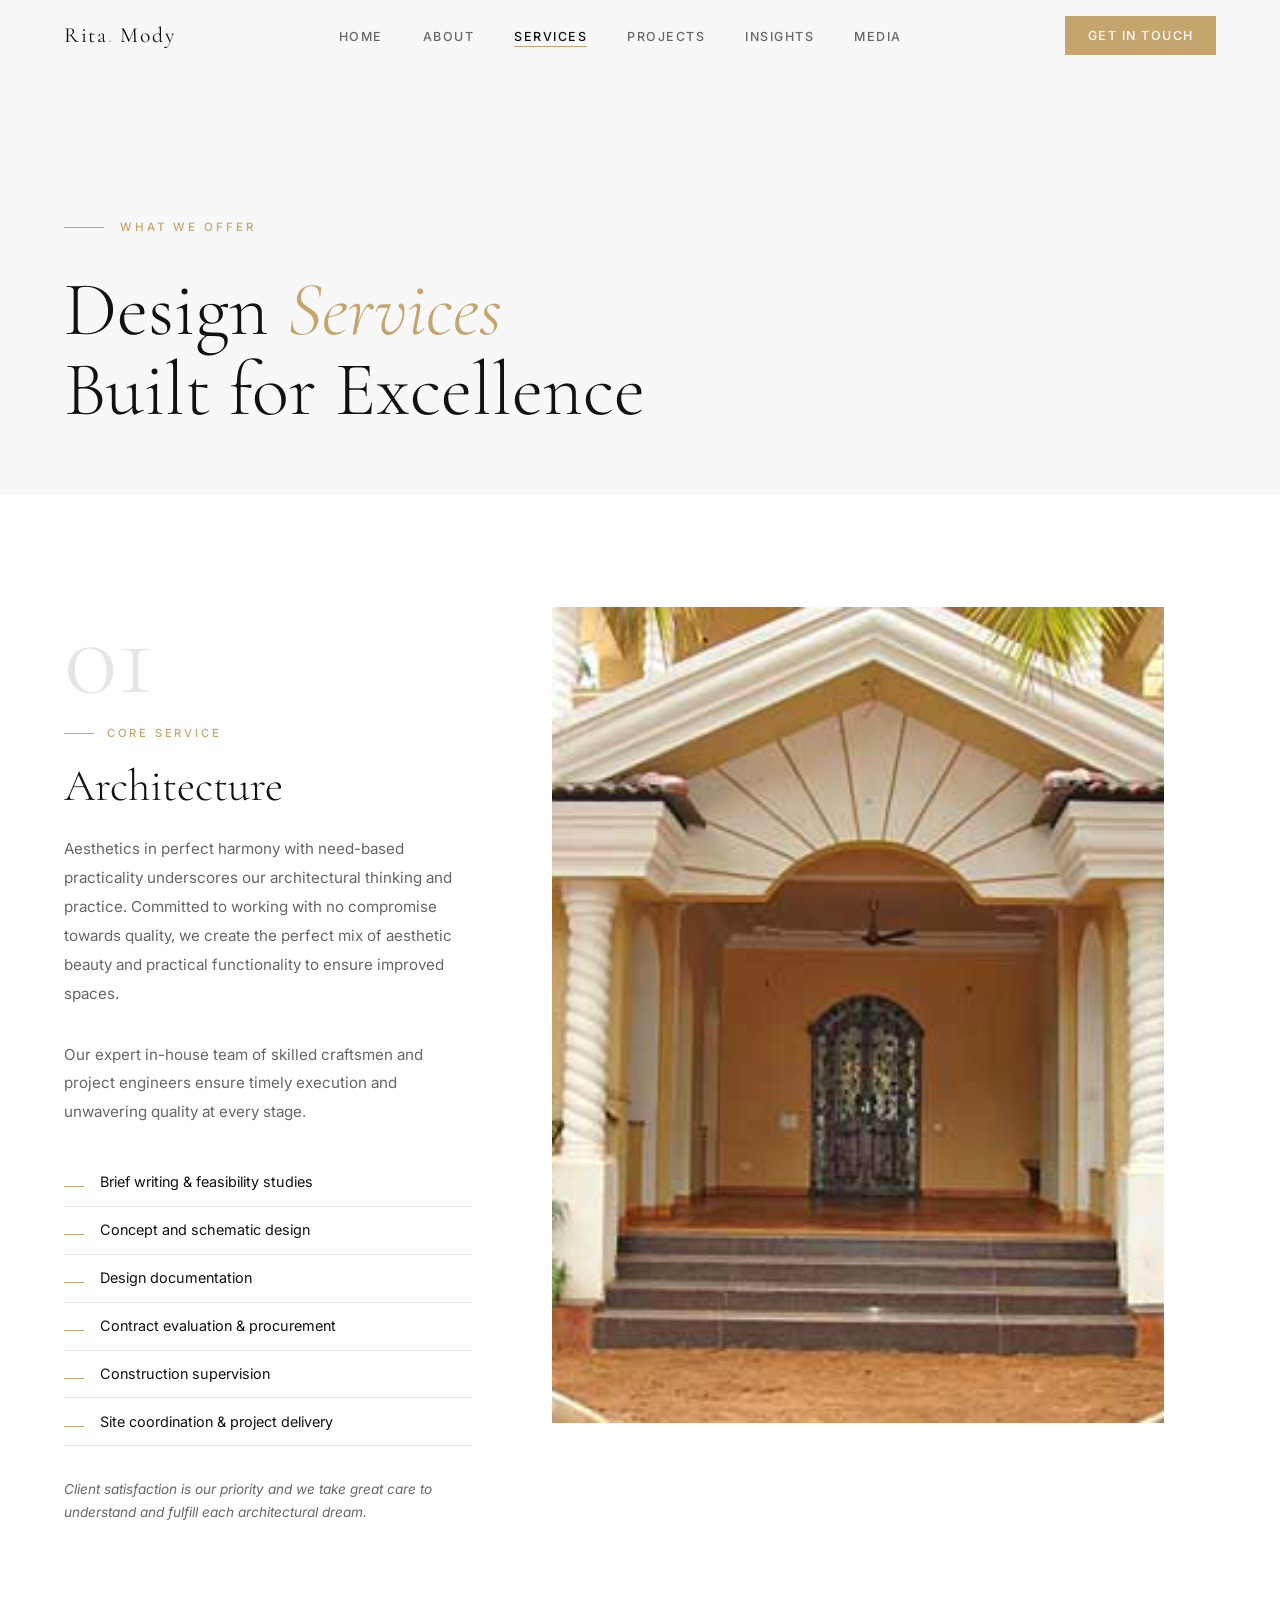
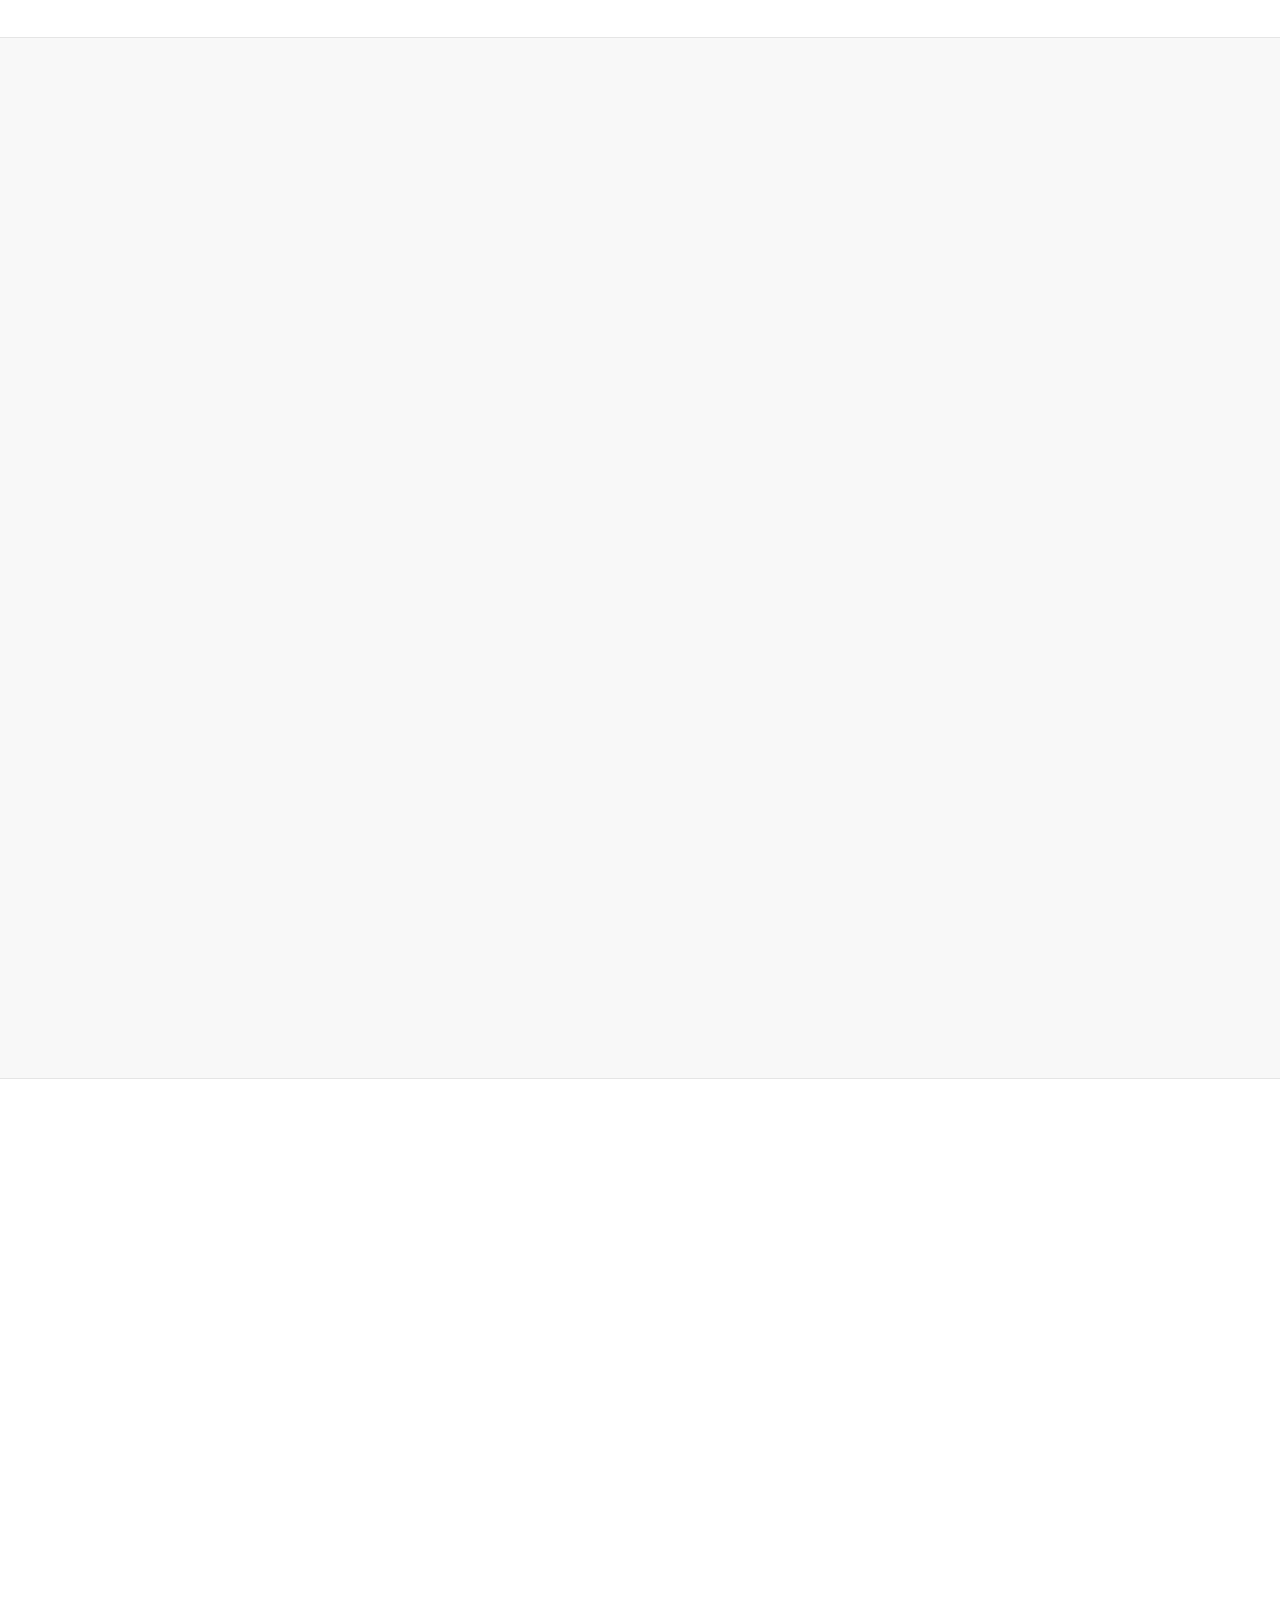
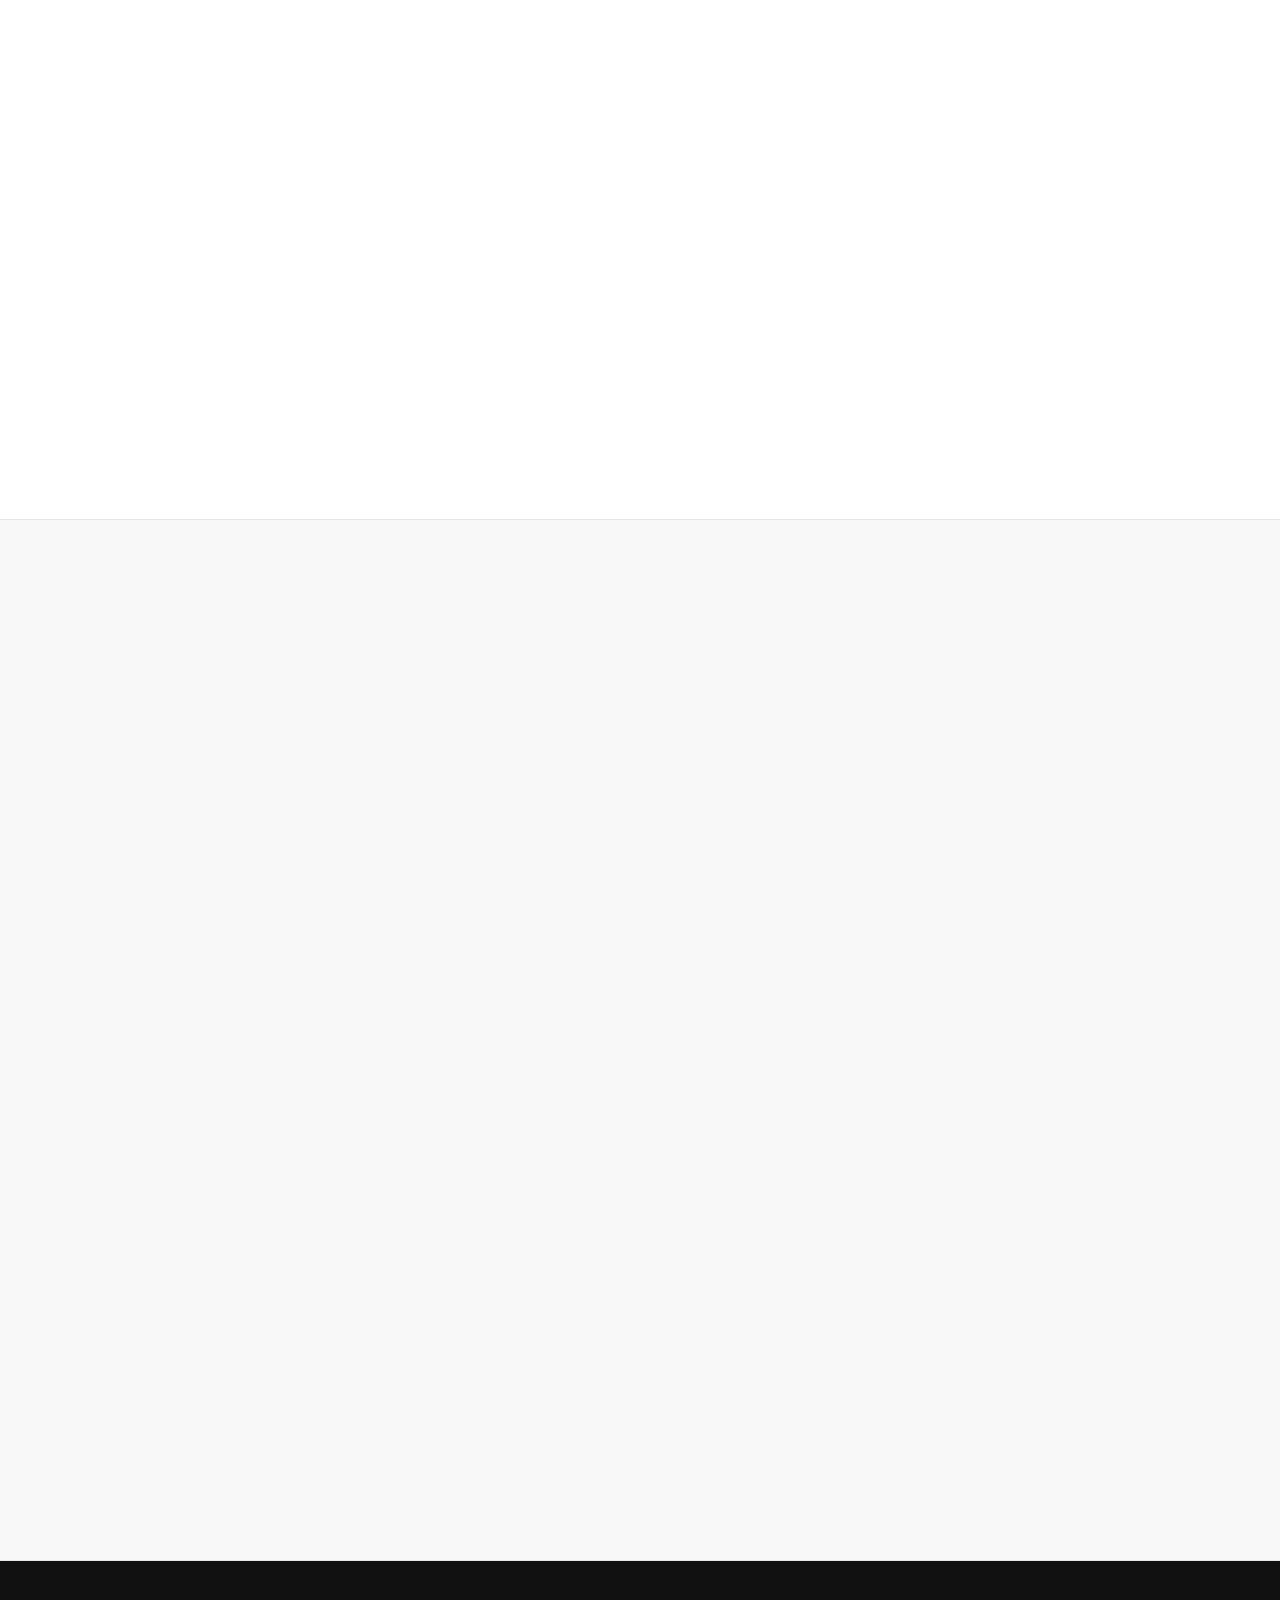
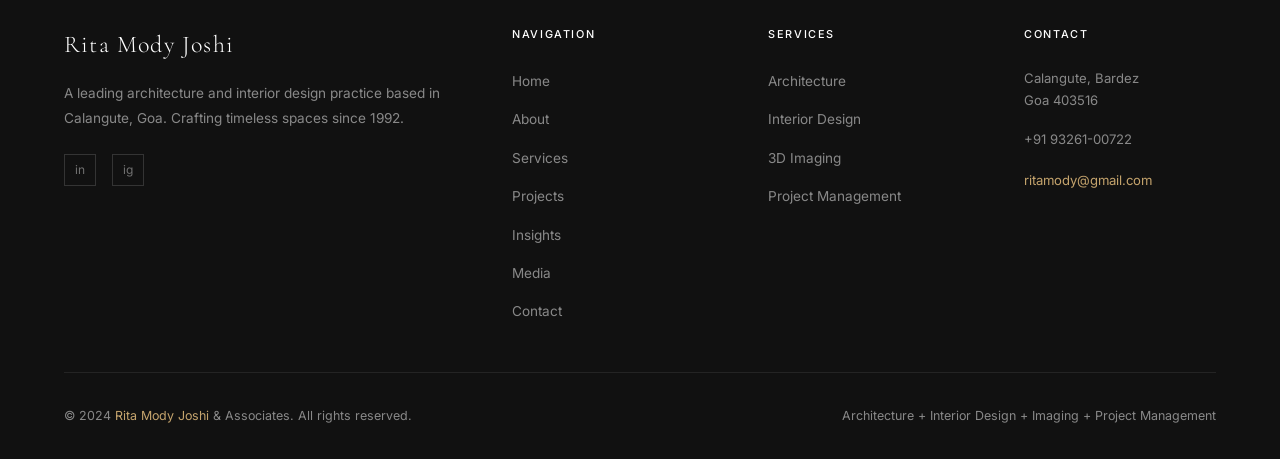
<file: services.html>
﻿<!DOCTYPE html>
<html lang="en">
<head>
<meta charset="UTF-8">
<meta name="viewport" content="width=device-width, initial-scale=1.0">
<title>Services - Rita Mody Joshi</title>
<link rel="preconnect" href="https://fonts.googleapis.com">
<link rel="preconnect" href="https://fonts.gstatic.com" crossorigin>
<link href="https://fonts.googleapis.com/css2?family=Cormorant+Garamond:ital,wght@0,300;0,400;0,500;0,600;1,300;1,400&family=Inter:wght@300;400;500;600&display=swap" rel="stylesheet">
<link rel="stylesheet" href="style.css">
</head>
<body>
<div id="loader">
  <div class="loader-inner">
    <div class="loader-logo">Rita Mody Joshi</div>
    <div class="loader-bar"></div>
  </div>
</div>

<nav id="main-nav">
  <a class="nav-logo" href="index.html">Rita<span>.</span> Mody</a>
  <ul class="nav-links">
    <li><a href="index.html" data-page="home">Home</a></li>
    <li><a href="about.html" data-page="about">About</a></li>
    <li><a href="services.html" data-page="services" class="active">Services</a></li>
    <li><a href="projects.html" data-page="projects">Projects</a></li>
    <li><a href="insights.html" data-page="insights">Insights</a></li>
    <li><a href="media.html" data-page="media">Media</a></li>
  </ul>
  <a class="nav-cta" href="contact.html">Get in Touch</a>
  <button class="hamburger" id="hamburger" onclick="toggleMobile()">
    <span></span><span></span><span></span>
  </button>
</nav>

<div class="mobile-menu" id="mobile-menu">
  <a href="index.html" onclick="closeMobile()">Home</a>
  <a href="about.html" onclick="closeMobile()">About</a>
  <a href="services.html" onclick="closeMobile()">Services</a>
  <a href="projects.html" onclick="closeMobile()">Projects</a>
  <a href="insights.html" onclick="closeMobile()">Insights</a>
  <a href="media.html" onclick="closeMobile()">Media</a>
  <a href="contact.html" onclick="closeMobile()">Contact</a>
</div>
<main>
<div class="services-hero">
    <div>
      <div class="hero-eyebrow" style="animation:none;opacity:1;">What We Offer</div>
      <h1 class="services-hero-title">Design <em>Services</em><br>Built for Excellence</h1>
    </div>
  </div>

  <section class="service-detail-section">
    <div class="service-detail-inner">
      <div class="reveal">
        <div class="service-detail-number">01</div>
        <div class="section-label">Core Service</div>
        <h2 class="service-detail-name">Architecture</h2>
        <p class="service-detail-desc">Aesthetics in perfect harmony with need-based practicality underscores our architectural thinking and practice. Committed to working with no compromise towards quality, we create the perfect mix of aesthetic beauty and practical functionality to ensure improved spaces.</p>
        <p class="service-detail-desc">Our expert in-house team of skilled craftsmen and project engineers ensure timely execution and unwavering quality at every stage.</p>
        <ul class="service-list">
          <li>Brief writing & feasibility studies</li>
          <li>Concept and schematic design</li>
          <li>Design documentation</li>
          <li>Contract evaluation & procurement</li>
          <li>Construction supervision</li>
          <li>Site coordination & project delivery</li>
        </ul>
        <p style="font-size:0.85rem;color:var(--text-muted);margin-top:2rem;font-style:italic;">Client satisfaction is our priority and we take great care to understand and fulfill each architectural dream.</p>
      </div>
      <div class="service-detail-img reveal reveal-delay-2">
        <div class="service-detail-img-inner photo-bg" style="height:100%;min-height:400px;background-image:url('images/service1.png');background-position:center;"></div>
      </div>
    </div>
  </section>

  <section class="service-detail-section">
    <div class="service-detail-inner">
      <div class="reveal">
        <div class="service-detail-number">02</div>
        <div class="section-label">Core Service</div>
        <h2 class="service-detail-name">Interior Design</h2>
        <p class="service-detail-desc">Striving to create a unique identity with a personal touch, we blend a diverse range of components — modern and traditional — that work on both newly built and refurbished spaces.</p>
        <p class="service-detail-desc">Every interior reflects a narrative: the client's personality, the building's history, and the cultural context of Goa — woven seamlessly into a cohesive design language.</p>
        <ul class="service-list">
          <li>Space planning & layout design</li>
          <li>Material & finish selection</li>
          <li>Furniture design & specification</li>
          <li>Lighting design</li>
          <li>Renovation & refurbishment</li>
          <li>Custom joinery & built-ins</li>
        </ul>
      </div>
      <div class="service-detail-img reveal reveal-delay-2">
        <div class="service-detail-img-inner photo-bg" style="height:100%;min-height:400px;background-image:url('images/service1.png');background-position:left center;"></div>
      </div>
    </div>
  </section>

  <section class="service-detail-section">
    <div class="service-detail-inner">
      <div class="reveal">
        <div class="service-detail-number">03</div>
        <div class="section-label">Core Service</div>
        <h2 class="service-detail-name">Imaging</h2>
        <p class="service-detail-desc">Working towards the ultimate goal of delivering customized dynamic and life-evoking visuals, we offer a wide array of services including computer-generated 3D visualizations and graphical presentations among others.</p>
        <p class="service-detail-desc">Imaging bridges the gap between imagination and reality, allowing clients to experience their space before a single brick is laid.</p>
        <ul class="service-list">
          <li>Photorealistic 3D rendering</li>
          <li>Walkthrough animations</li>
          <li>Virtual reality presentations</li>
          <li>Graphical design documentation</li>
          <li>Presentation boards & portfolios</li>
          <li>Site photography & videography</li>
        </ul>
      </div>
      <div class="service-detail-img reveal reveal-delay-2">
        <div class="service-detail-img-inner photo-bg" style="height:100%;min-height:400px;background-image:url('images/service1.png');background-position:right center;"></div>
      </div>
    </div>
  </section>

  <section class="service-detail-section">
    <div class="service-detail-inner">
      <div class="reveal">
        <div class="service-detail-number">04</div>
        <div class="section-label">Core Service</div>
        <h2 class="service-detail-name">Project Management</h2>
        <p class="service-detail-desc">With an unwavering commitment to deliver our work within deadlines, we ensure executional precision backed by paying attention to all the intricacies of the project — from coordination with consultants to supervising on-site staff on day-to-day operations.</p>
        <ul class="service-list">
          <li>Project scheduling & timeline management</li>
          <li>Contractor and consultant coordination</li>
          <li>Budget management & cost control</li>
          <li>Quality assurance & site supervision</li>
          <li>Regulatory approvals & compliance</li>
          <li>Handover documentation</li>
        </ul>
      </div>
      <div class="service-detail-img reveal reveal-delay-2">
        <div class="service-detail-img-inner photo-bg" style="height:100%;min-height:400px;background-image:url('images/service1.png');background-position:center bottom;"></div>
      </div>
    </div>
  </section>
</main>
<footer id="main-footer">
  <div class="footer-top">
    <div>
      <div class="footer-brand-name">Rita Mody Joshi</div>
      <p class="footer-brand-desc">A leading architecture and interior design practice based in Calangute, Goa. Crafting timeless spaces since 1992.</p>
      <div style="display:flex;gap:1rem;margin-top:1.5rem;">
        <div style="width:32px;height:32px;border:1px solid rgba(255,255,255,0.15);display:flex;align-items:center;justify-content:center;cursor:pointer;font-size:0.75rem;color:rgba(255,255,255,0.4);transition:all 0.3s;" onmouseover="this.style.borderColor='var(--gold)';this.style.color='var(--gold)'" onmouseout="this.style.borderColor='rgba(255,255,255,0.15)';this.style.color='rgba(255,255,255,0.4)'">in</div>
        <div style="width:32px;height:32px;border:1px solid rgba(255,255,255,0.15);display:flex;align-items:center;justify-content:center;cursor:pointer;font-size:0.75rem;color:rgba(255,255,255,0.4);transition:all 0.3s;" onmouseover="this.style.borderColor='var(--gold)';this.style.color='var(--gold)'" onmouseout="this.style.borderColor='rgba(255,255,255,0.15)';this.style.color='rgba(255,255,255,0.4)'">ig</div>
      </div>
    </div>
    <div>
      <div class="footer-col-title">Navigation</div>
      <ul class="footer-links">
        <li><a href="index.html">Home</a></li>
        <li><a href="about.html">About</a></li>
        <li><a href="services.html">Services</a></li>
        <li><a href="projects.html">Projects</a></li>
        <li><a href="insights.html">Insights</a></li>
        <li><a href="media.html">Media</a></li>
        <li><a href="contact.html">Contact</a></li>
      </ul>
    </div>
    <div>
      <div class="footer-col-title">Services</div>
      <ul class="footer-links">
        <li><a href="services.html">Architecture</a></li>
        <li><a href="services.html">Interior Design</a></li>
        <li><a href="services.html">3D Imaging</a></li>
        <li><a href="services.html">Project Management</a></li>
      </ul>
    </div>
    <div>
      <div class="footer-col-title">Contact</div>
      <ul class="footer-links" style="gap:1rem;">
        <li style="color:rgba(255,255,255,0.5);font-size:0.82rem;line-height:1.7;">Calangute, Bardez<br>Goa 403516</li>
        <li style="color:rgba(255,255,255,0.5);font-size:0.82rem;">+91 93261-00722</li>
        <li><a href="mailto:ritamody@gmail.com" style="color:var(--gold);font-size:0.82rem;">ritamody@gmail.com</a></li>
      </ul>
    </div>
  </div>
  <div class="footer-bottom">
    <div>&copy; 2024 <span class="footer-gold">Rita Mody Joshi</span> &amp; Associates. All rights reserved.</div>
    <div>Architecture + Interior Design + Imaging + Project Management</div>
  </div>
</footer>
<script src="script.js"></script>
</body>
</html>
</file>
<file: style.css>
﻿*, *::before, *::after { box-sizing: border-box; margin: 0; padding: 0; }

  :root {
    --bg: #F8F8F8;
    --white: #FFFFFF;
    --gold: #C5A46D;
    --gold-light: #D9BC93;
    --gold-dark: #A8884F;
    --text: #111111;
    --text-muted: #666666;
    --border: #E5E5E5;
    --font-serif: 'Cormorant Garamond', serif;
    --font-sans: 'Inter', sans-serif;
  }

  html { scroll-behavior: smooth; }

  body {
    background: var(--bg);
    color: var(--text);
    font-family: var(--font-sans);
    font-size: 16px;
    line-height: 1.7;
    overflow-x: hidden;
  }

  /* ─── LOADER ─── */
  #loader {
    position: fixed; inset: 0;
    background: var(--white);
    z-index: 9999;
    display: flex; align-items: center; justify-content: center;
    transition: opacity 0.6s ease, visibility 0.6s ease;
  }
  #loader.hidden { opacity: 0; visibility: hidden; }
  .loader-inner { text-align: center; }
  .loader-logo {
    font-family: var(--font-serif);
    font-size: 2rem;
    font-weight: 300;
    letter-spacing: 0.2em;
    color: var(--text);
    opacity: 0;
    animation: fadeUp 0.8s 0.3s forwards;
  }
  .loader-bar {
    width: 60px; height: 1px;
    background: var(--border);
    margin: 1rem auto 0;
    position: relative; overflow: hidden;
  }
  .loader-bar::after {
    content: '';
    position: absolute; left: -100%; top: 0;
    width: 100%; height: 100%;
    background: var(--gold);
    animation: barFill 1.2s 0.4s forwards ease-in-out;
  }
  @keyframes barFill { to { left: 0; } }

  /* ─── NAVIGATION ─── */
  nav {
    position: fixed; top: 0; left: 0; right: 0;
    z-index: 1000;
    padding: 0 4rem;
    height: 72px;
    display: flex; align-items: center; justify-content: space-between;
    background: rgba(248,248,248,0.92);
    backdrop-filter: blur(12px);
    border-bottom: 1px solid transparent;
    transition: border-color 0.3s ease, box-shadow 0.3s ease;
  }
  nav.scrolled {
    border-color: var(--border);
    box-shadow: 0 2px 30px rgba(0,0,0,0.04);
  }
  .nav-logo {
    font-family: var(--font-serif);
    font-size: 1.35rem;
    font-weight: 400;
    letter-spacing: 0.08em;
    color: var(--text);
    text-decoration: none;
    cursor: pointer;
  }
  .nav-logo span { color: var(--gold); }
  .nav-links {
    display: flex; align-items: center; gap: 2.5rem;
    list-style: none;
  }
  .nav-links a {
    font-size: 0.78rem;
    font-weight: 500;
    letter-spacing: 0.12em;
    text-transform: uppercase;
    color: var(--text-muted);
    text-decoration: none;
    position: relative;
    transition: color 0.3s;
    cursor: pointer;
  }
  .nav-links a::after {
    content: '';
    position: absolute; bottom: -3px; left: 0;
    width: 0; height: 1px;
    background: var(--gold);
    transition: width 0.3s ease;
  }
  .nav-links a:hover { color: var(--text); }
  .nav-links a:hover::after { width: 100%; }
  .nav-links a.active { color: var(--text); }
  .nav-links a.active::after { width: 100%; }
  .nav-cta {
    font-size: 0.78rem;
    font-weight: 500;
    letter-spacing: 0.12em;
    text-transform: uppercase;
    color: var(--white);
    background: var(--gold);
    padding: 0.55rem 1.4rem;
    border: none;
    cursor: pointer;
    text-decoration: none;
    transition: background 0.3s;
  }
  .nav-cta:hover { background: var(--gold-dark); }
  .hamburger {
    display: none;
    flex-direction: column; gap: 5px;
    cursor: pointer; padding: 4px;
    background: none; border: none;
  }
  .hamburger span {
    display: block; width: 24px; height: 1.5px;
    background: var(--text);
    transition: transform 0.3s, opacity 0.3s;
  }
  .mobile-menu {
    display: none;
    position: fixed; inset: 0; top: 72px;
    background: var(--white);
    z-index: 999;
    padding: 3rem 2rem;
    flex-direction: column; gap: 2rem;
    opacity: 0;
    transform: translateY(-10px);
    transition: opacity 0.3s, transform 0.3s;
  }
  .mobile-menu.open {
    display: flex; opacity: 1; transform: translateY(0);
  }
  .mobile-menu a {
    font-family: var(--font-serif);
    font-size: 2rem;
    font-weight: 300;
    color: var(--text);
    text-decoration: none;
    cursor: pointer;
    transition: color 0.3s;
  }
  .mobile-menu a:hover { color: var(--gold); }

  /* ─── PAGES ─── */
  .page { display: none; }
  .page.active { display: block; }

  /* ─── ANIMATIONS ─── */
  @keyframes fadeUp {
    from { opacity: 0; transform: translateY(24px); }
    to { opacity: 1; transform: translateY(0); }
  }
  @keyframes fadeIn {
    from { opacity: 0; }
    to { opacity: 1; }
  }
  .reveal {
    opacity: 0;
    transform: translateY(32px);
    transition: opacity 0.8s ease, transform 0.8s ease;
  }
  .reveal.visible { opacity: 1; transform: translateY(0); }
  .reveal-delay-1 { transition-delay: 0.1s; }
  .reveal-delay-2 { transition-delay: 0.2s; }
  .reveal-delay-3 { transition-delay: 0.3s; }
  .reveal-delay-4 { transition-delay: 0.4s; }
  .reveal-delay-5 { transition-delay: 0.5s; }

  /* ─── HERO ─── */
  .hero {
    height: 100vh;
    min-height: 700px;
    display: flex; align-items: center;
    position: relative;
    overflow: hidden;
    background: var(--white);
    padding-top: 72px;
  }
  .hero-bg {
    position: absolute; inset: 0;
    background: linear-gradient(135deg, #f0ece4 0%, #f8f8f8 50%, #ede8df 100%);
    opacity: 0.6;
  }
  .hero-grid {
    position: absolute; inset: 0;
    background-image:
      linear-gradient(var(--border) 1px, transparent 1px),
      linear-gradient(90deg, var(--border) 1px, transparent 1px);
    background-size: 80px 80px;
    opacity: 0.3;
  }
  .hero-content {
    position: relative; z-index: 2;
    padding: 0 4rem;
    max-width: 900px;
  }
  .hero-eyebrow {
    font-size: 0.72rem;
    font-weight: 500;
    letter-spacing: 0.25em;
    text-transform: uppercase;
    color: var(--gold);
    display: flex; align-items: center; gap: 1rem;
    margin-bottom: 2rem;
    opacity: 0;
    animation: fadeUp 0.8s 0.8s forwards;
  }
  .hero-eyebrow::before {
    content: '';
    display: block; width: 40px; height: 1px;
    background: var(--gold);
  }
  .hero-title {
    font-family: var(--font-serif);
    font-size: clamp(3.2rem, 7vw, 6.5rem);
    font-weight: 300;
    line-height: 1.05;
    letter-spacing: -0.02em;
    color: var(--text);
    margin-bottom: 2rem;
    opacity: 0;
    animation: fadeUp 0.9s 1s forwards;
  }
  .hero-title em {
    font-style: italic;
    color: var(--gold);
  }
  .hero-desc {
    font-size: 1rem;
    font-weight: 300;
    color: var(--text-muted);
    max-width: 480px;
    line-height: 1.8;
    margin-bottom: 3rem;
    opacity: 0;
    animation: fadeUp 0.9s 1.2s forwards;
  }
  .hero-actions {
    display: flex; gap: 1.2rem; flex-wrap: wrap;
    opacity: 0;
    animation: fadeUp 0.9s 1.4s forwards;
  }
  .btn-primary {
    display: inline-flex; align-items: center; gap: 0.6rem;
    font-size: 0.78rem;
    font-weight: 500;
    letter-spacing: 0.12em;
    text-transform: uppercase;
    color: var(--white);
    background: var(--gold);
    padding: 1rem 2rem;
    border: none;
    cursor: pointer;
    text-decoration: none;
    transition: background 0.3s, transform 0.2s;
  }
  .btn-primary:hover { background: var(--gold-dark); transform: translateY(-1px); }
  .btn-outline {
    display: inline-flex; align-items: center; gap: 0.6rem;
    font-size: 0.78rem;
    font-weight: 500;
    letter-spacing: 0.12em;
    text-transform: uppercase;
    color: var(--text);
    background: transparent;
    padding: 1rem 2rem;
    border: 1px solid var(--text);
    cursor: pointer;
    text-decoration: none;
    transition: all 0.3s;
  }
  .btn-outline:hover {
    background: var(--text);
    color: var(--white);
  }
  .hero-scroll-hint {
    position: absolute; bottom: 2.5rem; left: 4rem;
    display: flex; align-items: center; gap: 0.8rem;
    font-size: 0.7rem; letter-spacing: 0.15em; text-transform: uppercase;
    color: var(--text-muted);
    opacity: 0;
    animation: fadeIn 1s 2s forwards;
  }
  .hero-scroll-line {
    width: 1px; height: 50px;
    background: linear-gradient(to bottom, var(--gold), transparent);
    animation: scrollAnim 2s 2s infinite;
  }
  @keyframes scrollAnim {
    0% { transform: scaleY(0); transform-origin: top; }
    50% { transform: scaleY(1); transform-origin: top; }
    51% { transform: scaleY(1); transform-origin: bottom; }
    100% { transform: scaleY(0); transform-origin: bottom; }
  }
  .hero-stat-bar {
    position: absolute; right: 4rem; bottom: 3rem;
    display: flex; gap: 3rem;
    opacity: 0;
    animation: fadeUp 0.9s 1.6s forwards;
  }
  .hero-stat-item { text-align: right; }
  .hero-stat-num {
    font-family: var(--font-serif);
    font-size: 2.2rem;
    font-weight: 300;
    color: var(--text);
    line-height: 1;
  }
  .hero-stat-label {
    font-size: 0.68rem;
    letter-spacing: 0.12em;
    text-transform: uppercase;
    color: var(--text-muted);
    margin-top: 4px;
  }

  /* ─── SECTIONS ─── */
  section { padding: 7rem 4rem; }
  .section-label {
    font-size: 0.7rem;
    font-weight: 500;
    letter-spacing: 0.25em;
    text-transform: uppercase;
    color: var(--gold);
    margin-bottom: 1.2rem;
    display: flex; align-items: center; gap: 0.8rem;
  }
  .section-label::before {
    content: '';
    display: block; width: 30px; height: 1px;
    background: var(--gold);
  }
  .section-title {
    font-family: var(--font-serif);
    font-size: clamp(2.2rem, 4vw, 3.5rem);
    font-weight: 300;
    line-height: 1.1;
    letter-spacing: -0.01em;
    color: var(--text);
    margin-bottom: 1.5rem;
  }
  .section-title em { font-style: italic; color: var(--gold); }
  .section-subtitle {
    font-size: 0.95rem;
    color: var(--text-muted);
    font-weight: 300;
    max-width: 520px;
    line-height: 1.8;
  }
  .divider {
    width: 100%;
    height: 1px;
    background: var(--border);
    margin: 0;
  }

  /* ─── SERVICES ─── */
  .services-section { background: var(--white); }
  .services-grid {
    display: grid;
    grid-template-columns: repeat(4, 1fr);
    gap: 0;
    margin-top: 4rem;
    border: 1px solid var(--border);
  }
  .service-card {
    padding: 3rem 2.5rem;
    border-right: 1px solid var(--border);
    position: relative;
    overflow: hidden;
    cursor: pointer;
    transition: background 0.4s;
  }
  .service-card:last-child { border-right: none; }
  .service-card::after {
    content: '';
    position: absolute; bottom: 0; left: 0;
    width: 100%; height: 3px;
    background: var(--gold);
    transform: scaleX(0);
    transform-origin: left;
    transition: transform 0.4s ease;
  }
  .service-card:hover { background: var(--bg); }
  .service-card:hover::after { transform: scaleX(1); }
  .service-num {
    font-family: var(--font-serif);
    font-size: 3.5rem;
    font-weight: 300;
    color: var(--border);
    line-height: 1;
    margin-bottom: 1.5rem;
    transition: color 0.4s;
  }
  .service-card:hover .service-num { color: var(--gold-light); }
  .service-name {
    font-family: var(--font-serif);
    font-size: 1.5rem;
    font-weight: 400;
    margin-bottom: 1rem;
    color: var(--text);
  }
  .service-desc {
    font-size: 0.88rem;
    color: var(--text-muted);
    line-height: 1.8;
  }
  .service-arrow {
    display: inline-block;
    margin-top: 1.5rem;
    font-size: 0.75rem;
    letter-spacing: 0.1em;
    text-transform: uppercase;
    color: var(--gold);
    font-weight: 500;
    opacity: 0;
    transform: translateX(-8px);
    transition: opacity 0.3s, transform 0.3s;
  }
  .service-card:hover .service-arrow { opacity: 1; transform: translateX(0); }

  /* ─── ABOUT PREVIEW ─── */
  .about-section { background: var(--bg); }
  .about-grid {
    display: grid;
    grid-template-columns: 1fr 1fr;
    gap: 5rem;
    align-items: center;
    margin-top: 4rem;
  }
  .about-image-wrap {
    position: relative;
    aspect-ratio: 4/5;
    overflow: hidden;
  }
  .about-image-bg {
    width: 100%; height: 100%;
    background: linear-gradient(135deg, #d4c4a8 0%, #c4b08a 40%, #b89a6e 100%);
    display: flex; align-items: center; justify-content: center;
  }
  .about-img-initials {
    font-family: var(--font-serif);
    font-size: 8rem;
    font-weight: 300;
    color: rgba(255,255,255,0.3);
    letter-spacing: 0.1em;
  }
  .about-image-frame {
    position: absolute;
    bottom: -1.5rem; right: -1.5rem;
    width: calc(100% - 2rem);
    height: calc(100% - 2rem);
    border: 1px solid var(--gold);
    pointer-events: none;
    z-index: -1;
  }
  .about-content {}
  .about-bio {
    font-family: var(--font-serif);
    font-size: 1.25rem;
    font-weight: 300;
    line-height: 1.7;
    color: var(--text);
    margin-bottom: 2.5rem;
    font-style: italic;
  }
  .about-text {
    font-size: 0.92rem;
    color: var(--text-muted);
    line-height: 1.9;
    margin-bottom: 2rem;
  }
  .stats-row {
    display: flex; gap: 3rem;
    margin-top: 2.5rem;
    padding-top: 2.5rem;
    border-top: 1px solid var(--border);
  }
  .stat-item {}
  .stat-num {
    font-family: var(--font-serif);
    font-size: 2.8rem;
    font-weight: 300;
    color: var(--text);
    line-height: 1;
  }
  .stat-label {
    font-size: 0.72rem;
    letter-spacing: 0.12em;
    text-transform: uppercase;
    color: var(--text-muted);
    margin-top: 6px;
  }

  /* ─── PROJECTS ─── */
  .projects-section { background: var(--white); }
  .projects-grid {
    display: grid;
    grid-template-columns: repeat(2, 1fr);
    gap: 2px;
    margin-top: 4rem;
  }
  .project-card {
    position: relative;
    aspect-ratio: 4/3;
    overflow: hidden;
    cursor: pointer;
  }
  .project-card:first-child {
    grid-row: span 2;
    aspect-ratio: auto;
  }
  .project-img {
    width: 100%; height: 100%;
    transition: transform 0.7s ease;
  }
  .project-img-bg {
    width: 100%; height: 100%;
    background-size: cover; background-position: center;
    transition: transform 0.7s ease;
  }
  .project-card:hover .project-img-bg { transform: scale(1.05); }
  .project-overlay {
    position: absolute; inset: 0;
    background: linear-gradient(to top, rgba(0,0,0,0.7) 0%, transparent 60%);
    opacity: 0;
    transition: opacity 0.4s;
  }
  .project-card:hover .project-overlay { opacity: 1; }
  .project-info {
    position: absolute; bottom: 0; left: 0; right: 0;
    padding: 2rem;
    transform: translateY(8px);
    transition: transform 0.4s;
  }
  .project-card:hover .project-info { transform: translateY(0); }
  .project-name {
    font-family: var(--font-serif);
    font-size: 1.6rem;
    font-weight: 400;
    color: var(--white);
    line-height: 1.2;
  }
  .project-loc {
    font-size: 0.75rem;
    letter-spacing: 0.1em;
    text-transform: uppercase;
    color: var(--gold-light);
    margin-top: 4px;
  }

  /* Color placeholders for projects */
  .proj-1 { background: linear-gradient(135deg, #3a2e24 0%, #6b4f34 100%); }
  .proj-2 { background: linear-gradient(135deg, #2a3a2e 0%, #4a6b50 100%); }
  .proj-3 { background: linear-gradient(135deg, #2e2a3a 0%, #504a6b 100%); }
  .proj-4 { background: linear-gradient(135deg, #3a2a2a 0%, #6b4040 100%); }
  .proj-5 { background: linear-gradient(135deg, #2a3a38 0%, #4a6b68 100%); }
  .proj-6 { background: linear-gradient(135deg, #382a3a 0%, #674a6b 100%); }
  .proj-7 { background: linear-gradient(135deg, #2a3838 0%, #4a6b6b 100%); }
  .proj-8 { background: linear-gradient(135deg, #3a3524 0%, #6b6034 100%); }

  .arch-pattern {
    width: 100%; height: 100%;
    display: flex; align-items: center; justify-content: center;
    position: relative; overflow: hidden;
  }
  .arch-pattern::before {
    content: '';
    position: absolute; inset: 20px;
    border: 1px solid rgba(255,255,255,0.1);
  }
  .arch-icon {
    font-family: var(--font-serif);
    font-size: 5rem;
    font-weight: 300;
    color: rgba(255,255,255,0.15);
    letter-spacing: -0.05em;
  }

  .projects-cta { margin-top: 3rem; text-align: center; }

  /* ─── WHY CHOOSE US ─── */
  .why-section {
    background: var(--text);
    color: var(--white);
  }
  .why-section .section-label { color: var(--gold); }
  .why-section .section-label::before { background: var(--gold); }
  .why-section .section-title { color: var(--white); }
  .why-grid {
    display: grid;
    grid-template-columns: repeat(3, 1fr);
    gap: 0;
    margin-top: 4rem;
    border: 1px solid rgba(255,255,255,0.1);
  }
  .why-item {
    padding: 3rem;
    border-right: 1px solid rgba(255,255,255,0.1);
    border-bottom: 1px solid rgba(255,255,255,0.1);
    transition: background 0.3s;
  }
  .why-item:nth-child(3n) { border-right: none; }
  .why-item:nth-child(n+4) { border-bottom: none; }
  .why-item:hover { background: rgba(197,164,109,0.08); }
  .why-icon {
    width: 40px; height: 40px;
    border: 1px solid var(--gold);
    display: flex; align-items: center; justify-content: center;
    margin-bottom: 1.5rem;
    font-size: 1.1rem;
    color: var(--gold);
  }
  .why-title {
    font-family: var(--font-serif);
    font-size: 1.25rem;
    font-weight: 400;
    color: var(--white);
    margin-bottom: 0.8rem;
  }
  .why-desc {
    font-size: 0.85rem;
    color: rgba(255,255,255,0.5);
    line-height: 1.8;
  }

  /* ─── TESTIMONIAL ─── */
  .testimonial-section {
    background: var(--bg);
    text-align: center;
    padding: 8rem 4rem;
  }
  .testimonial-quote {
    font-family: var(--font-serif);
    font-size: clamp(1.4rem, 3vw, 2.2rem);
    font-weight: 300;
    font-style: italic;
    line-height: 1.5;
    color: var(--text);
    max-width: 750px;
    margin: 0 auto 3rem;
  }
  .testimonial-quote::before {
    content: '\201C';
    font-size: 6rem;
    color: var(--gold);
    line-height: 0;
    vertical-align: -2rem;
    display: block;
    margin-bottom: 1.5rem;
    font-family: var(--font-serif);
    font-weight: 300;
  }
  .testimonial-author {
    display: flex; align-items: center; justify-content: center; gap: 1rem;
  }
  .testimonial-line { width: 40px; height: 1px; background: var(--gold); }
  .testimonial-name {
    font-size: 0.78rem;
    letter-spacing: 0.18em;
    text-transform: uppercase;
    font-weight: 500;
    color: var(--text-muted);
  }

  /* ─── CONTACT CTA ─── */
  .contact-cta-section {
    background: var(--white);
    padding: 7rem 4rem;
  }
  .contact-cta-inner {
    display: grid;
    grid-template-columns: 1fr 1fr;
    gap: 5rem;
    align-items: start;
  }
  .contact-form { }
  .form-row { display: grid; grid-template-columns: 1fr 1fr; gap: 1.2rem; margin-bottom: 1.2rem; }
  .form-group { display: flex; flex-direction: column; }
  .form-group.full { grid-column: span 2; }
  .form-label {
    font-size: 0.72rem;
    letter-spacing: 0.1em;
    text-transform: uppercase;
    font-weight: 500;
    color: var(--text-muted);
    margin-bottom: 0.5rem;
  }
  .form-input, .form-select, .form-textarea {
    font-family: var(--font-sans);
    font-size: 0.9rem;
    color: var(--text);
    background: var(--bg);
    border: 1px solid var(--border);
    padding: 0.85rem 1rem;
    outline: none;
    transition: border-color 0.3s;
    width: 100%;
    resize: none;
  }
  .form-input:focus, .form-select:focus, .form-textarea:focus {
    border-color: var(--gold);
  }
  .form-textarea { min-height: 130px; }
  .contact-info-card { padding: 3rem; background: var(--bg); }
  .contact-info-title {
    font-family: var(--font-serif);
    font-size: 2rem;
    font-weight: 300;
    margin-bottom: 2rem;
    color: var(--text);
  }
  .contact-detail {
    display: flex; flex-direction: column;
    margin-bottom: 2rem;
    padding-bottom: 2rem;
    border-bottom: 1px solid var(--border);
  }
  .contact-detail:last-child { border-bottom: none; margin-bottom: 0; padding-bottom: 0; }
  .contact-detail-label {
    font-size: 0.68rem;
    letter-spacing: 0.15em;
    text-transform: uppercase;
    color: var(--gold);
    font-weight: 500;
    margin-bottom: 0.5rem;
  }
  .contact-detail-val {
    font-size: 0.92rem;
    color: var(--text);
    line-height: 1.7;
  }

  /* ─── FOOTER ─── */
  footer {
    background: var(--text);
    color: rgba(255,255,255,0.5);
    padding: 4rem 4rem 2rem;
  }
  .footer-top {
    display: grid;
    grid-template-columns: 2fr 1fr 1fr 1fr;
    gap: 4rem;
    padding-bottom: 3rem;
    border-bottom: 1px solid rgba(255,255,255,0.08);
    margin-bottom: 2rem;
  }
  .footer-brand-name {
    font-family: var(--font-serif);
    font-size: 1.5rem;
    font-weight: 300;
    color: var(--white);
    margin-bottom: 1rem;
    letter-spacing: 0.05em;
  }
  .footer-brand-desc { font-size: 0.85rem; line-height: 1.8; }
  .footer-col-title {
    font-size: 0.68rem;
    letter-spacing: 0.15em;
    text-transform: uppercase;
    font-weight: 500;
    color: var(--white);
    margin-bottom: 1.5rem;
  }
  .footer-links { list-style: none; display: flex; flex-direction: column; gap: 0.7rem; }
  .footer-links a {
    font-size: 0.85rem;
    color: rgba(255,255,255,0.5);
    text-decoration: none;
    cursor: pointer;
    transition: color 0.3s;
  }
  .footer-links a:hover { color: var(--gold); }
  .footer-bottom {
    display: flex; justify-content: space-between; align-items: center;
    font-size: 0.78rem;
  }
  .footer-gold { color: var(--gold); }

  /* ─── ABOUT PAGE ─── */
  .about-hero {
    height: 60vh;
    min-height: 450px;
    background: var(--text);
    display: flex; align-items: flex-end;
    padding: 4rem;
    padding-top: 72px;
    position: relative;
    overflow: hidden;
  }
  .about-hero::before {
    content: '';
    position: absolute; inset: 0;
    background: linear-gradient(135deg, #1a1a1a 0%, #2d2d2d 100%);
  }
  .about-hero-content { position: relative; z-index: 1; }
  .about-hero-title {
    font-family: var(--font-serif);
    font-size: clamp(3rem, 6vw, 5.5rem);
    font-weight: 300;
    color: var(--white);
    line-height: 1.05;
    margin-bottom: 1rem;
  }
  .about-hero-title em { font-style: italic; color: var(--gold); }
  .about-hero-sub {
    font-size: 0.82rem;
    letter-spacing: 0.15em;
    text-transform: uppercase;
    color: rgba(255,255,255,0.4);
  }
  .about-bio-section {
    background: var(--white);
    padding: 7rem 4rem;
  }
  .about-bio-inner {
    display: grid;
    grid-template-columns: 1fr 2fr;
    gap: 5rem;
    align-items: start;
  }
  .about-sidebar { }
  .about-detail-item {
    margin-bottom: 2rem;
    padding-bottom: 2rem;
    border-bottom: 1px solid var(--border);
  }
  .about-detail-item:last-child { border-bottom: none; }
  .about-detail-label {
    font-size: 0.68rem;
    letter-spacing: 0.15em;
    text-transform: uppercase;
    color: var(--gold);
    font-weight: 500;
    margin-bottom: 0.5rem;
  }
  .about-detail-val { font-size: 0.9rem; color: var(--text); line-height: 1.7; }
  .about-main-content {}
  .about-main-title {
    font-family: var(--font-serif);
    font-size: 2.5rem;
    font-weight: 300;
    color: var(--text);
    margin-bottom: 1.5rem;
    line-height: 1.2;
  }
  .about-main-text {
    font-size: 0.95rem;
    color: var(--text-muted);
    line-height: 1.9;
    margin-bottom: 1.5rem;
  }
  .timeline { margin-top: 2rem; }
  .timeline-item {
    display: grid;
    grid-template-columns: 120px 1fr;
    gap: 2rem;
    padding: 1.5rem 0;
    border-bottom: 1px solid var(--border);
  }
  .timeline-year {
    font-family: var(--font-serif);
    font-size: 0.9rem;
    color: var(--gold);
    font-weight: 500;
    padding-top: 2px;
  }
  .timeline-content { }
  .timeline-title {
    font-size: 0.92rem;
    font-weight: 500;
    color: var(--text);
    margin-bottom: 0.3rem;
  }
  .timeline-desc { font-size: 0.85rem; color: var(--text-muted); line-height: 1.7; }
  .memberships-section { background: var(--bg); padding: 5rem 4rem; }
  .memberships-grid {
    display: grid; grid-template-columns: repeat(3, 1fr); gap: 2rem; margin-top: 3rem;
  }
  .membership-item {
    background: var(--white);
    padding: 2rem;
    border-left: 3px solid var(--gold);
  }
  .membership-name {
    font-family: var(--font-serif);
    font-size: 1.15rem;
    font-weight: 400;
    color: var(--text);
    margin-bottom: 0.4rem;
  }
  .membership-type { font-size: 0.78rem; color: var(--text-muted); }
  .awards-section { background: var(--white); padding: 5rem 4rem; }
  .awards-list { margin-top: 3rem; }
  .award-item {
    display: flex; align-items: baseline; gap: 2rem;
    padding: 1.5rem 0;
    border-bottom: 1px solid var(--border);
  }
  .award-year {
    font-family: var(--font-serif);
    font-size: 1.2rem;
    font-weight: 300;
    color: var(--gold);
    min-width: 80px;
  }
  .award-name {
    font-size: 0.92rem;
    color: var(--text);
    font-weight: 500;
  }
  .award-desc { font-size: 0.82rem; color: var(--text-muted); margin-top: 2px; }

  /* ─── SERVICES PAGE ─── */
  .services-hero {
    height: 55vh; min-height: 400px;
    background: var(--bg);
    display: flex; align-items: flex-end;
    padding: 4rem;
    padding-top: 72px;
  }
  .services-hero-title {
    font-family: var(--font-serif);
    font-size: clamp(3rem, 6vw, 5rem);
    font-weight: 300;
    color: var(--text);
    line-height: 1.05;
  }
  .services-hero-title em { font-style: italic; color: var(--gold); }
  .service-detail-section {
    padding: 7rem 4rem;
    border-bottom: 1px solid var(--border);
  }
  .service-detail-section:nth-child(even) { background: var(--white); }
  .service-detail-inner {
    display: grid;
    grid-template-columns: 1fr 1.5fr;
    gap: 5rem;
    align-items: start;
    max-width: 1100px;
  }
  .service-detail-number {
    font-family: var(--font-serif);
    font-size: 7rem;
    font-weight: 300;
    color: var(--border);
    line-height: 0.9;
    margin-bottom: 1rem;
  }
  .service-detail-name {
    font-family: var(--font-serif);
    font-size: 2.8rem;
    font-weight: 300;
    color: var(--text);
    margin-bottom: 1.5rem;
    line-height: 1.1;
  }
  .service-detail-desc {
    font-size: 0.95rem;
    color: var(--text-muted);
    line-height: 1.9;
    margin-bottom: 2rem;
  }
  .service-list { list-style: none; }
  .service-list li {
    display: flex; align-items: baseline; gap: 1rem;
    font-size: 0.9rem;
    color: var(--text);
    padding: 0.7rem 0;
    border-bottom: 1px solid var(--border);
  }
  .service-list li::before {
    content: '';
    width: 20px; height: 1px;
    background: var(--gold);
    flex-shrink: 0;
    margin-top: 0.5rem;
  }
  .service-detail-img {
    aspect-ratio: 3/4;
    overflow: hidden;
    position: relative;
  }
  .service-detail-img-inner {
    width: 100%; height: 100%;
    background-size: cover; background-position: center;
  }

  /* ─── PROJECTS PAGE ─── */
  .projects-hero {
    height: 50vh; min-height: 380px;
    background: var(--white);
    padding: 4rem;
    padding-top: 72px;
    display: flex; flex-direction: column; justify-content: flex-end;
  }
  .projects-hero-title {
    font-family: var(--font-serif);
    font-size: clamp(2.8rem, 5.5vw, 4.5rem);
    font-weight: 300;
    color: var(--text);
  }
  .projects-hero-title em { font-style: italic; color: var(--gold); }
  .projects-hero-sub {
    font-size: 0.88rem;
    color: var(--text-muted);
    margin-top: 0.8rem;
    max-width: 500px;
  }
  .all-projects-grid {
    padding: 4rem;
    background: var(--bg);
    display: grid;
    grid-template-columns: repeat(3, 1fr);
    gap: 2px;
  }
  .proj-card {
    aspect-ratio: 3/2.5;
    position: relative;
    overflow: hidden;
    cursor: pointer;
  }
  .proj-card-bg {
    width: 100%; height: 100%;
    transition: transform 0.6s ease;
  }
  .proj-card:hover .proj-card-bg { transform: scale(1.05); }
  .proj-card-overlay {
    position: absolute; inset: 0;
    background: linear-gradient(to top, rgba(0,0,0,0.75) 0%, transparent 55%);
    opacity: 0; transition: opacity 0.4s;
  }
  .proj-card:hover .proj-card-overlay { opacity: 1; }
  .proj-card-info {
    position: absolute; bottom: 0; left: 0; right: 0;
    padding: 1.5rem;
  }
  .proj-card-name {
    font-family: var(--font-serif);
    font-size: 1.3rem;
    font-weight: 400;
    color: var(--white);
    opacity: 0; transform: translateY(8px);
    transition: opacity 0.4s, transform 0.4s;
  }
  .proj-card-loc {
    font-size: 0.7rem;
    letter-spacing: 0.1em;
    text-transform: uppercase;
    color: var(--gold-light);
    margin-top: 3px;
    opacity: 0; transform: translateY(8px);
    transition: opacity 0.4s 0.05s, transform 0.4s 0.05s;
  }
  .proj-card:hover .proj-card-name,
  .proj-card:hover .proj-card-loc { opacity: 1; transform: translateY(0); }

  /* ─── INSIGHTS PAGE ─── */
  .insights-hero {
    height: 50vh; min-height: 360px;
    background: var(--text);
    padding: 4rem;
    padding-top: 72px;
    display: flex; flex-direction: column; justify-content: flex-end;
  }
  .insights-hero-title {
    font-family: var(--font-serif);
    font-size: clamp(2.8rem, 5.5vw, 4.5rem);
    font-weight: 300;
    color: var(--white);
  }
  .insights-hero-title em { font-style: italic; color: var(--gold); }
  .insights-grid {
    padding: 5rem 4rem;
    background: var(--bg);
    display: grid;
    grid-template-columns: repeat(2, 1fr);
    gap: 2rem;
  }
  .insight-card {
    background: var(--white);
    overflow: hidden;
    cursor: pointer;
    transition: transform 0.3s, box-shadow 0.3s;
  }
  .insight-card:hover {
    transform: translateY(-4px);
    box-shadow: 0 20px 60px rgba(0,0,0,0.08);
  }
  .insight-card-img {
    aspect-ratio: 16/9;
    overflow: hidden;
  }
  .insight-card-img-inner {
    width: 100%; height: 100%;
    transition: transform 0.6s;
  }
  .insight-card:hover .insight-card-img-inner { transform: scale(1.03); }
  .insight-card-body { padding: 2rem; }
  .insight-category {
    font-size: 0.68rem;
    letter-spacing: 0.18em;
    text-transform: uppercase;
    color: var(--gold);
    font-weight: 500;
    margin-bottom: 0.8rem;
  }
  .insight-title {
    font-family: var(--font-serif);
    font-size: 1.6rem;
    font-weight: 400;
    color: var(--text);
    line-height: 1.2;
    margin-bottom: 0.8rem;
  }
  .insight-desc { font-size: 0.85rem; color: var(--text-muted); line-height: 1.8; }
  .insight-read-more {
    display: inline-flex; align-items: center; gap: 0.5rem;
    margin-top: 1.5rem;
    font-size: 0.75rem;
    letter-spacing: 0.1em;
    text-transform: uppercase;
    color: var(--gold);
    font-weight: 500;
  }

  /* ─── MEDIA PAGE ─── */
  .media-hero {
    height: 50vh; min-height: 360px;
    background: var(--bg);
    padding: 4rem;
    padding-top: 72px;
    display: flex; flex-direction: column; justify-content: flex-end;
    border-bottom: 1px solid var(--border);
  }
  .media-hero-title {
    font-family: var(--font-serif);
    font-size: clamp(2.8rem, 5.5vw, 4.5rem);
    font-weight: 300;
    color: var(--text);
  }
  .media-gallery {
    padding: 5rem 4rem;
    background: var(--white);
  }
  .media-gallery-grid {
    display: grid;
    grid-template-columns: repeat(4, 1fr);
    gap: 2px;
    margin-top: 3rem;
  }
  .media-item {
    aspect-ratio: 1;
    overflow: hidden;
    cursor: pointer;
    position: relative;
  }
  .media-item:nth-child(5) { grid-column: span 2; grid-row: span 2; aspect-ratio: auto; }
  .media-item-bg {
    width: 100%; height: 100%;
    transition: transform 0.5s;
  }
  .media-item:hover .media-item-bg { transform: scale(1.05); }
  .video-section {
    padding: 5rem 4rem;
    background: var(--bg);
  }
  .video-thumb {
    aspect-ratio: 16/9;
    max-width: 800px;
    background: var(--text);
    display: flex; align-items: center; justify-content: center;
    position: relative;
    cursor: pointer;
    margin-top: 2rem;
  }
  .video-play {
    width: 64px; height: 64px;
    border: 2px solid var(--white);
    border-radius: 50%;
    display: flex; align-items: center; justify-content: center;
  }
  .video-play::after {
    content: '';
    border-left: 18px solid var(--white);
    border-top: 11px solid transparent;
    border-bottom: 11px solid transparent;
    margin-left: 4px;
  }

  /* ─── CONTACT PAGE ─── */
  .contact-hero {
    height: 55vh; min-height: 400px;
    background: var(--bg);
    padding: 4rem;
    padding-top: 72px;
    display: flex; flex-direction: column; justify-content: flex-end;
  }
  .contact-hero-title {
    font-family: var(--font-serif);
    font-size: clamp(3rem, 6vw, 5.5rem);
    font-weight: 300;
    color: var(--text);
    line-height: 1.05;
  }
  .contact-hero-title em { font-style: italic; color: var(--gold); }
  .contact-main {
    padding: 7rem 4rem;
    background: var(--white);
  }
  .contact-main-grid {
    display: grid;
    grid-template-columns: 1.5fr 1fr;
    gap: 5rem;
    align-items: start;
  }
  .contact-big-form {}
  .big-form-row { display: grid; grid-template-columns: 1fr 1fr; gap: 1.5rem; margin-bottom: 1.5rem; }
  .big-form-group { display: flex; flex-direction: column; }
  .big-form-group.full { grid-column: span 2; }
  .contact-details-panel { padding: 3rem; background: var(--bg); }
  .contact-panel-title {
    font-family: var(--font-serif);
    font-size: 1.8rem;
    font-weight: 300;
    color: var(--text);
    margin-bottom: 2rem;
  }

  /* ─── RESPONSIVE ─── */
  @media (max-width: 1024px) {
    nav { padding: 0 2rem; }
    section { padding: 5rem 2rem; }
    .hero-content { padding: 0 2rem; }
    .hero-stat-bar { display: none; }
    .services-grid { grid-template-columns: repeat(2, 1fr); }
    .service-card:nth-child(2) { border-right: none; }
    .about-grid { grid-template-columns: 1fr; gap: 3rem; }
    .about-bio-inner { grid-template-columns: 1fr; gap: 3rem; }
    .footer-top { grid-template-columns: 1fr 1fr; gap: 2.5rem; }
    .contact-cta-inner { grid-template-columns: 1fr; }
    .contact-main-grid { grid-template-columns: 1fr; }
    .memberships-grid { grid-template-columns: 1fr 1fr; }
    .service-detail-inner { grid-template-columns: 1fr; }
    .all-projects-grid { grid-template-columns: repeat(2, 1fr); padding: 2rem; }
    .insights-grid { grid-template-columns: 1fr; }
    .media-gallery-grid { grid-template-columns: repeat(3, 1fr); }
    .projects-grid { grid-template-columns: 1fr; }
    .project-card:first-child { grid-row: span 1; }
    .why-grid { grid-template-columns: 1fr 1fr; }
    .why-item:nth-child(2n) { border-right: none; }
  }
  @media (max-width: 768px) {
    nav { padding: 0 1.5rem; }
    .nav-links, .nav-cta { display: none; }
    .hamburger { display: flex; }
    section { padding: 4rem 1.5rem; }
    .hero-content { padding: 0 1.5rem; }
    .services-grid { grid-template-columns: 1fr; }
    .service-card { border-right: none; border-bottom: 1px solid var(--border); }
    .projects-grid { grid-template-columns: 1fr; }
    .project-card:first-child { grid-row: span 1; }
    .all-projects-grid { grid-template-columns: 1fr; padding: 1.5rem; }
    .media-gallery-grid { grid-template-columns: repeat(2, 1fr); }
    .footer-top { grid-template-columns: 1fr; gap: 2rem; }
    .footer-bottom { flex-direction: column; gap: 1rem; text-align: center; }
    .stats-row { gap: 1.5rem; flex-wrap: wrap; }
    .memberships-grid { grid-template-columns: 1fr; }
    .why-grid { grid-template-columns: 1fr; }
    .why-item { border-right: none; }
    .form-row { grid-template-columns: 1fr; }
    .form-group.full { grid-column: span 1; }
    .big-form-row { grid-template-columns: 1fr; }
    .big-form-group.full { grid-column: span 1; }
    about, .services-hero, .contact-hero, .insights-hero, .media-hero, .projects-hero { padding: 2rem 1.5rem; padding-top: 72px; }
  }

@keyframes pulse {
      0%,100%{opacity:1;transform:scale(1);}
      50%{opacity:0.5;transform:scale(1.5);}
    }

  /* â”€â”€â”€ PHOTO UTILITIES â”€â”€â”€ */
  .photo-bg {
    background-size: cover;
    background-position: center;
    background-repeat: no-repeat;
  }
  .project-img-bg,
  .proj-card-bg,
  .insight-card-img-inner,
  .media-item-bg {
    background-size: cover;
    background-position: center;
    background-repeat: no-repeat;
  }
  .about-hero.has-photo {
    background-size: cover;
    background-position: center;
  }
  .about-hero.has-photo::before {
    background: linear-gradient(135deg, rgba(17,17,17,0.68) 0%, rgba(17,17,17,0.36) 100%);
  }
  .archive-section {
    padding: 5rem 4rem;
  }
  .archive-grid {
    display: grid;
    grid-template-columns: repeat(4, 1fr);
    gap: 1.5rem;
    margin-top: 3rem;
  }
  .archive-card {
    background: var(--white);
    border: 1px solid var(--border);
    overflow: hidden;
  }
  .archive-thumb {
    aspect-ratio: 4 / 3;
  }
  .archive-meta {
    padding: 1rem 1.2rem 1.2rem;
  }
  .archive-kicker {
    font-size: 0.68rem;
    letter-spacing: 0.16em;
    text-transform: uppercase;
    color: var(--gold);
    font-weight: 500;
    margin-bottom: 0.6rem;
  }
  .archive-title {
    font-family: var(--font-serif);
    font-size: 1.2rem;
    font-weight: 400;
    color: var(--text);
    margin-bottom: 0.35rem;
  }
  .archive-file {
    font-size: 0.8rem;
    color: var(--text-muted);
    word-break: break-word;
  }

  @media (max-width: 1024px) {
    .archive-grid {
      grid-template-columns: repeat(3, 1fr);
    }
  }

  @media (max-width: 768px) {
    .archive-section {
      padding: 3rem 2rem;
    }
    .archive-grid {
      grid-template-columns: repeat(2, 1fr);
    }
  }

  @media (max-width: 540px) {
    .archive-grid {
      grid-template-columns: 1fr;
    }
  }
</file>
